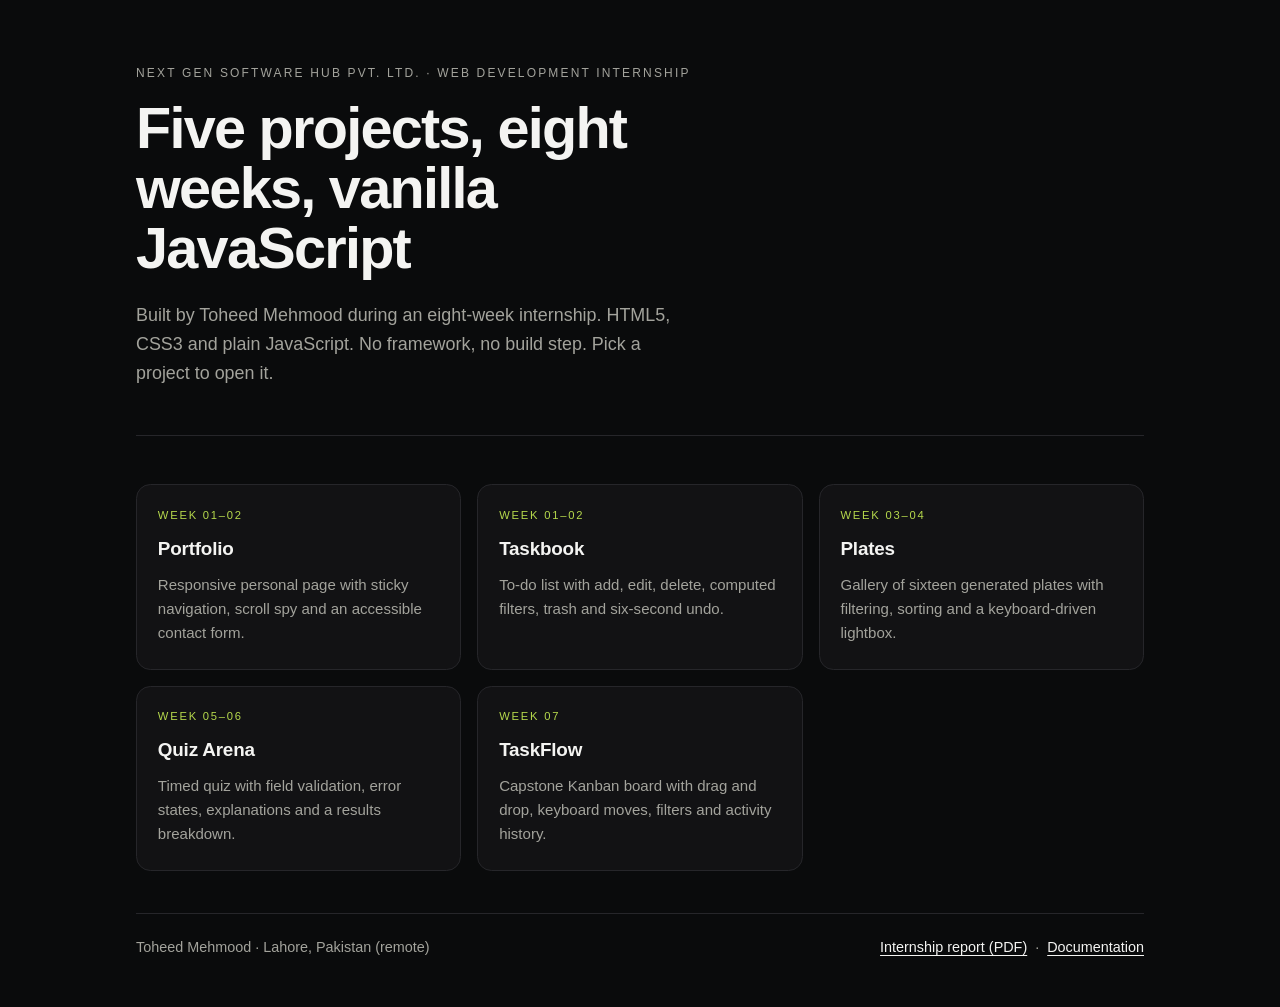
<file: index.html>
<!doctype html>
<html lang="en">
<head>
  <meta charset="utf-8">
  <meta name="viewport" content="width=device-width, initial-scale=1">
  <title>NextGen Software Hub — Web Development Internship — Toheed Mehmood</title>
  <meta name="description" content="Five web development projects built during an eight-week internship at Next Gen Software Hub: portfolio, task manager, gallery, quiz and Kanban board.">
  <meta name="theme-color" content="#0a0b0c">
  <style>
    :root {
      --ink: #f4f4f2;
      --muted: #a3a39c;
      --line: #26262a;
      --surface: #121214;
      --accent: #b6d94c;
      --bg: #0a0b0c;
    }
    * { box-sizing: border-box; }
    html { -webkit-text-size-adjust: 100%; }
    body {
      margin: 0;
      min-height: 100vh;
      background: var(--bg);
      color: var(--ink);
      font-family: "Segoe UI", "Helvetica Neue", Arial, sans-serif;
      line-height: 1.6;
    }
    a { color: inherit; }
    a:focus-visible, .card:focus-visible {
      outline: 3px solid var(--accent);
      outline-offset: 3px;
    }
    .wrap {
      max-width: 68rem;
      margin: 0 auto;
      padding: clamp(2rem, 5vw, 4.5rem) clamp(1.1rem, 4vw, 2.5rem) 3rem;
    }
    .eyebrow {
      margin: 0 0 1rem;
      font-size: 0.75rem;
      letter-spacing: 0.18em;
      text-transform: uppercase;
      color: var(--muted);
    }
    h1 {
      margin: 0;
      font-size: clamp(2rem, 5.5vw, 3.6rem);
      line-height: 1.04;
      letter-spacing: -0.03em;
      max-width: 20ch;
    }
    .lede {
      margin: 1.4rem 0 0;
      max-width: 56ch;
      color: var(--muted);
      font-size: clamp(1rem, 1.6vw, 1.12rem);
    }
    .rule {
      height: 1px;
      border: 0;
      background: var(--line);
      margin: clamp(2rem, 4vw, 3rem) 0;
    }
    .grid {
      display: grid;
      grid-template-columns: repeat(auto-fit, minmax(min(100%, 17rem), 1fr));
      gap: 1rem;
      padding: 0;
      margin: 0;
      list-style: none;
    }
    .card {
      display: flex;
      flex-direction: column;
      gap: 0.55rem;
      height: 100%;
      padding: 1.35rem 1.3rem 1.5rem;
      border: 1px solid var(--line);
      border-radius: 0.9rem;
      background: var(--surface);
      text-decoration: none;
      transition: transform 180ms ease, border-color 180ms ease, background 180ms ease;
    }
    .card:hover {
      transform: translateY(-3px);
      border-color: var(--accent);
      background: #17171a;
    }
    .card__week {
      font-size: 0.7rem;
      letter-spacing: 0.16em;
      text-transform: uppercase;
      color: var(--accent);
    }
    .card__title {
      margin: 0;
      font-size: 1.18rem;
      letter-spacing: -0.01em;
    }
    .card__text {
      margin: 0;
      font-size: 0.94rem;
      color: var(--muted);
    }
    .foot {
      display: flex;
      flex-wrap: wrap;
      gap: 0.85rem 1.6rem;
      align-items: center;
      justify-content: space-between;
      margin-top: 2.6rem;
      padding-top: 1.4rem;
      border-top: 1px solid var(--line);
      font-size: 0.9rem;
      color: var(--muted);
    }
    .foot a { color: var(--ink); text-underline-offset: 0.2em; }
    @media (prefers-reduced-motion: reduce) {
      .card { transition: none; }
      .card:hover { transform: none; }
    }
  </style>
</head>
<body>
  <main class="wrap">
    <p class="eyebrow">Next Gen Software Hub Pvt. Ltd. · Web Development Internship</p>
    <h1>Five projects, eight weeks, vanilla JavaScript</h1>
    <p class="lede">
      Built by Toheed Mehmood during an eight-week internship. HTML5, CSS3 and plain
      JavaScript. No framework, no build step. Pick a project to open it.
    </p>

    <hr class="rule">

    <ul class="grid">
      <li>
        <a class="card" href="Task-1-Portfolio/">
          <span class="card__week">Week 01–02</span>
          <h2 class="card__title">Portfolio</h2>
          <p class="card__text">Responsive personal page with sticky navigation, scroll spy and an accessible contact form.</p>
        </a>
      </li>
      <li>
        <a class="card" href="Task-2-Taskbook/">
          <span class="card__week">Week 01–02</span>
          <h2 class="card__title">Taskbook</h2>
          <p class="card__text">To-do list with add, edit, delete, computed filters, trash and six-second undo.</p>
        </a>
      </li>
      <li>
        <a class="card" href="Task-3-Plates/">
          <span class="card__week">Week 03–04</span>
          <h2 class="card__title">Plates</h2>
          <p class="card__text">Gallery of sixteen generated plates with filtering, sorting and a keyboard-driven lightbox.</p>
        </a>
      </li>
      <li>
        <a class="card" href="Task-4-Quiz/">
          <span class="card__week">Week 05–06</span>
          <h2 class="card__title">Quiz Arena</h2>
          <p class="card__text">Timed quiz with field validation, error states, explanations and a results breakdown.</p>
        </a>
      </li>
      <li>
        <a class="card" href="Task-5-TaskFlow/">
          <span class="card__week">Week 07</span>
          <h2 class="card__title">TaskFlow</h2>
          <p class="card__text">Capstone Kanban board with drag and drop, keyboard moves, filters and activity history.</p>
        </a>
      </li>
    </ul>

    <footer class="foot">
      <span>Toheed Mehmood · Lahore, Pakistan (remote)</span>
      <span>
        <a href="Full-Internship-Report.pdf">Internship report (PDF)</a>
        &nbsp;·&nbsp;
        <a href="Task-6-Final-Presentation/">Documentation</a>
      </span>
    </footer>
  </main>
</body>
</html>
</file>
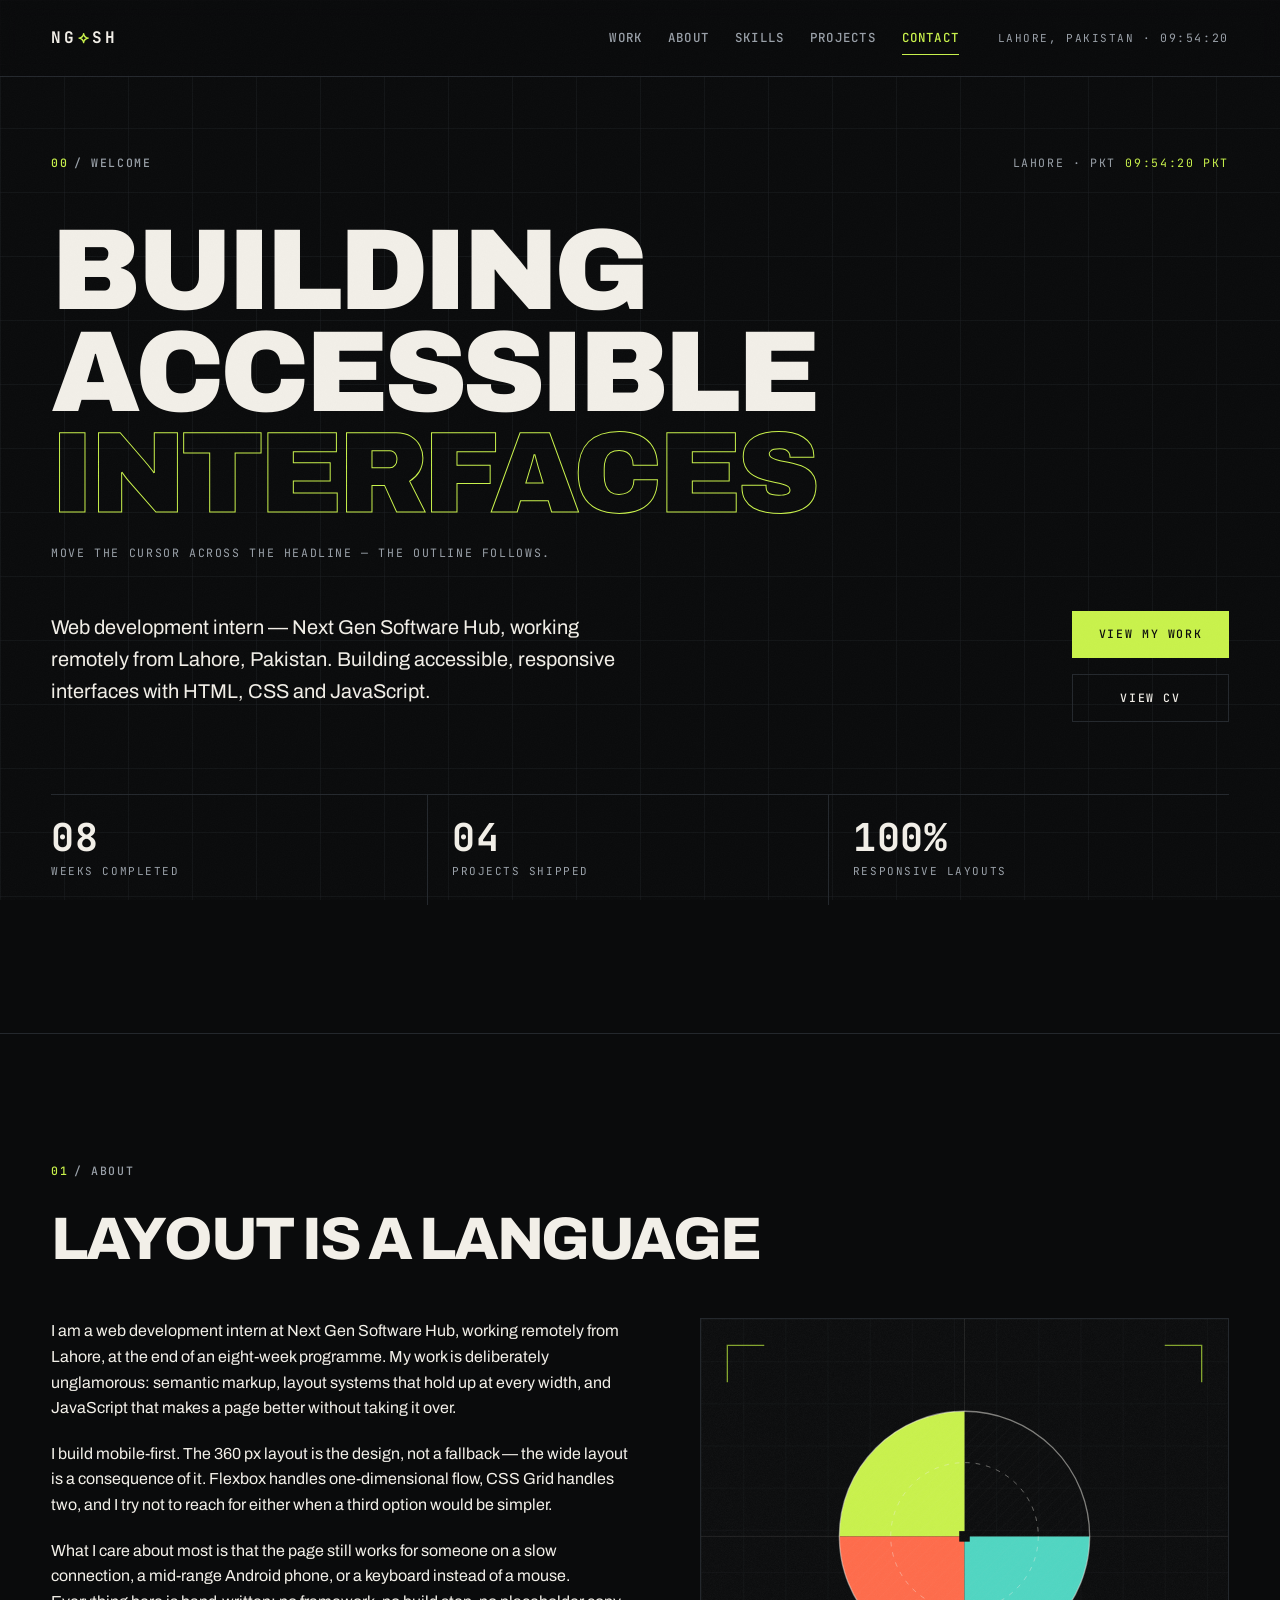
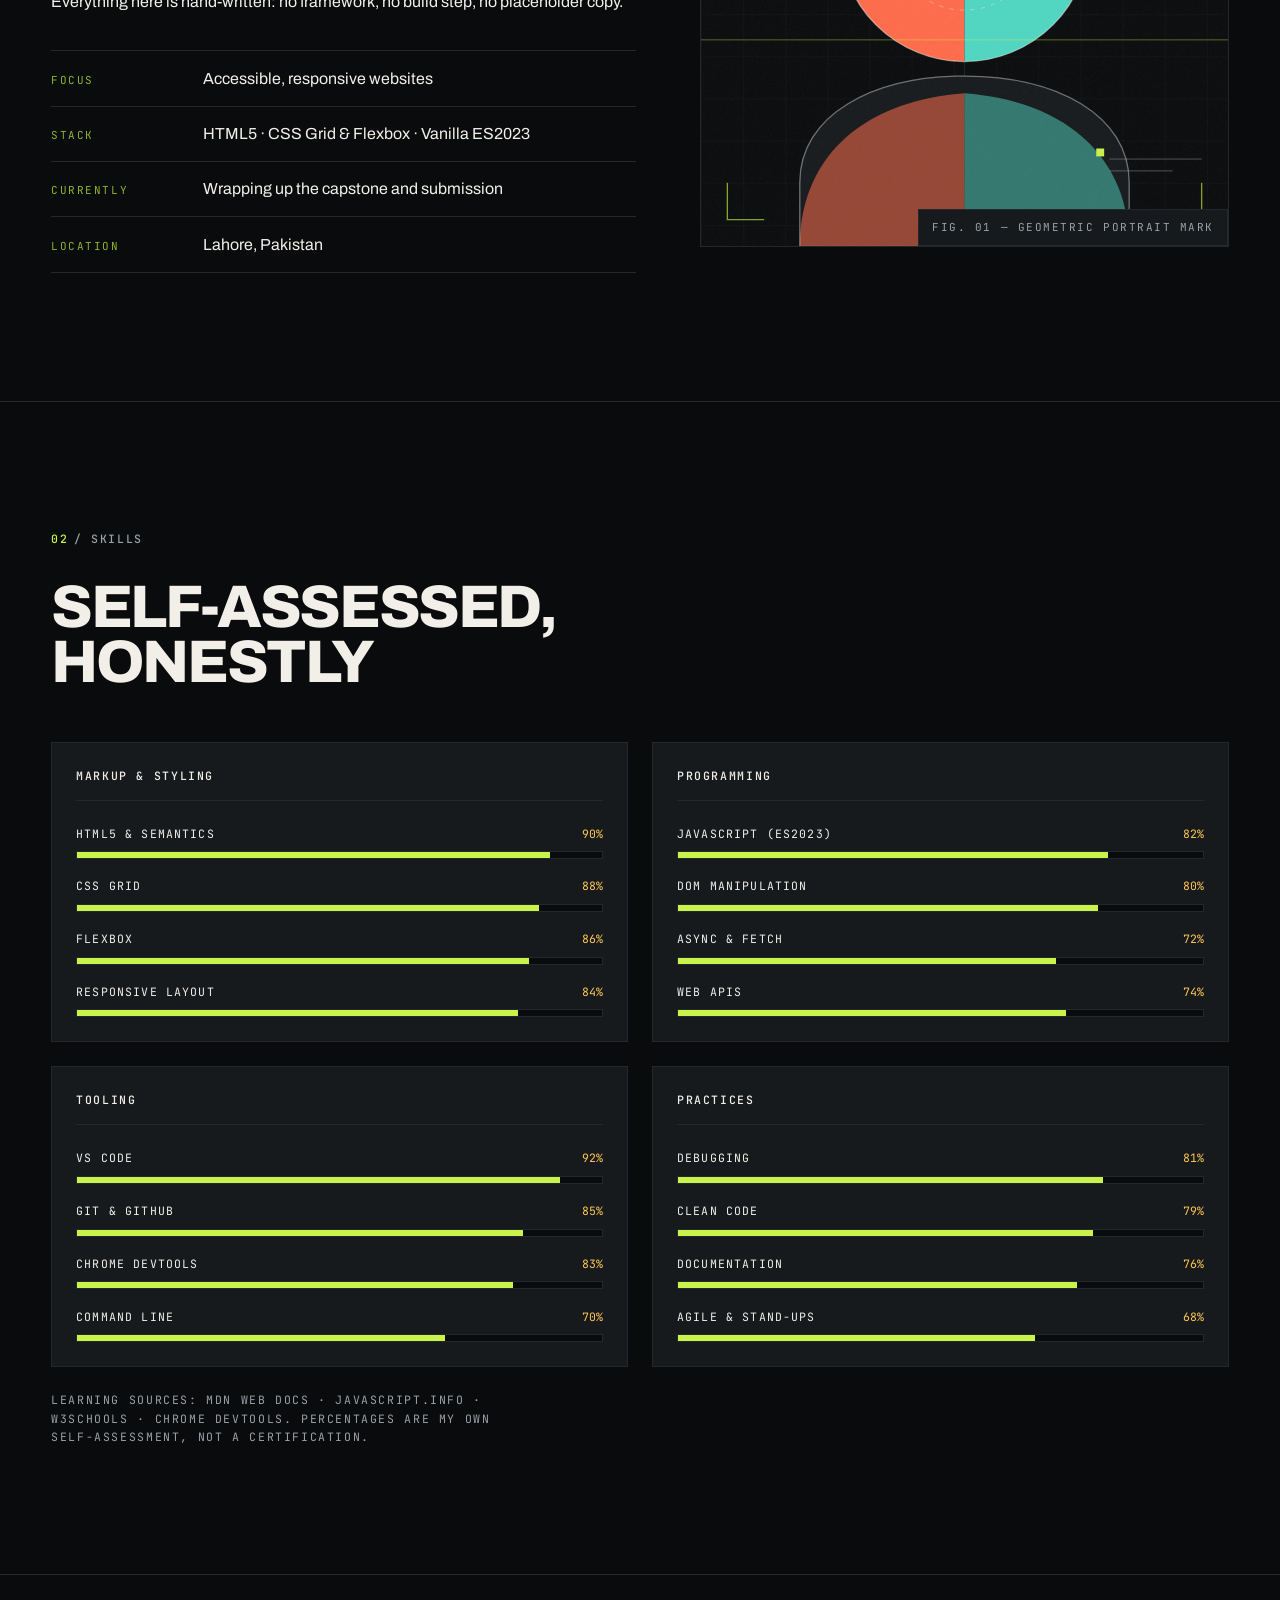
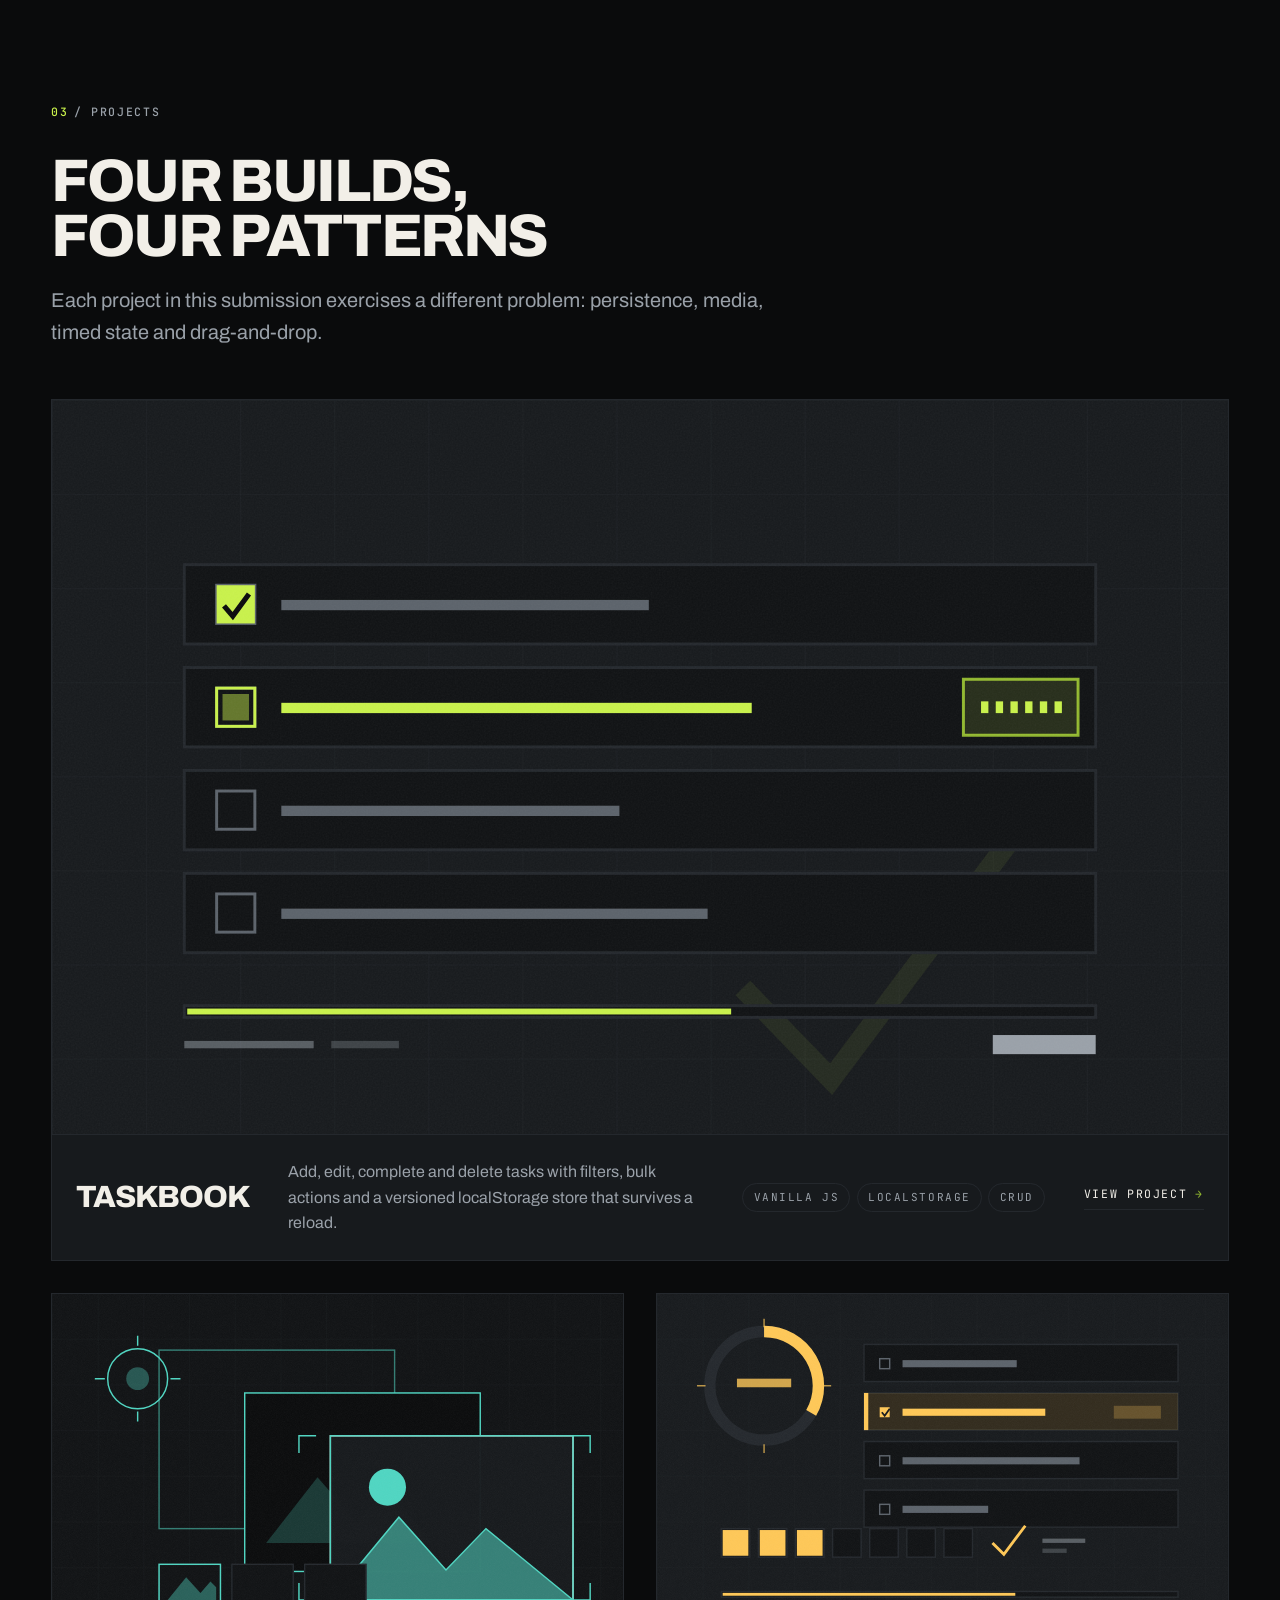
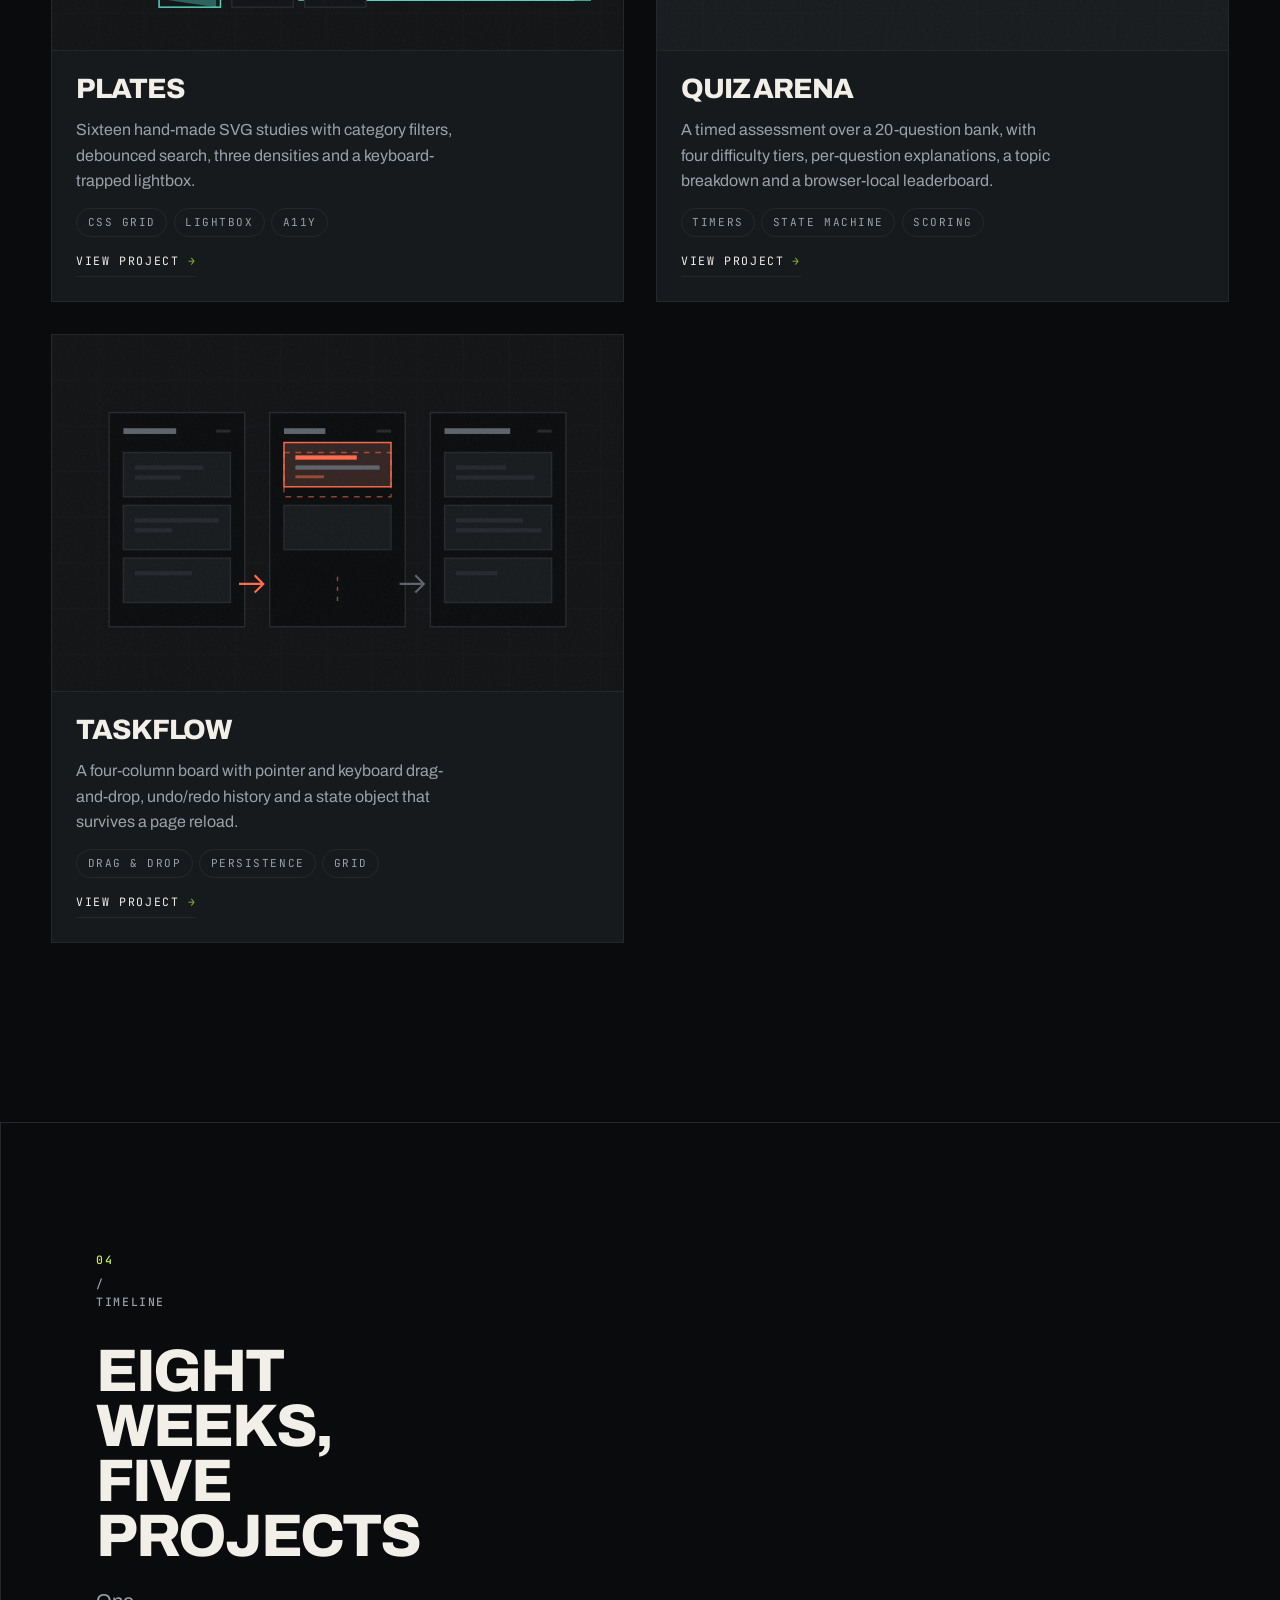
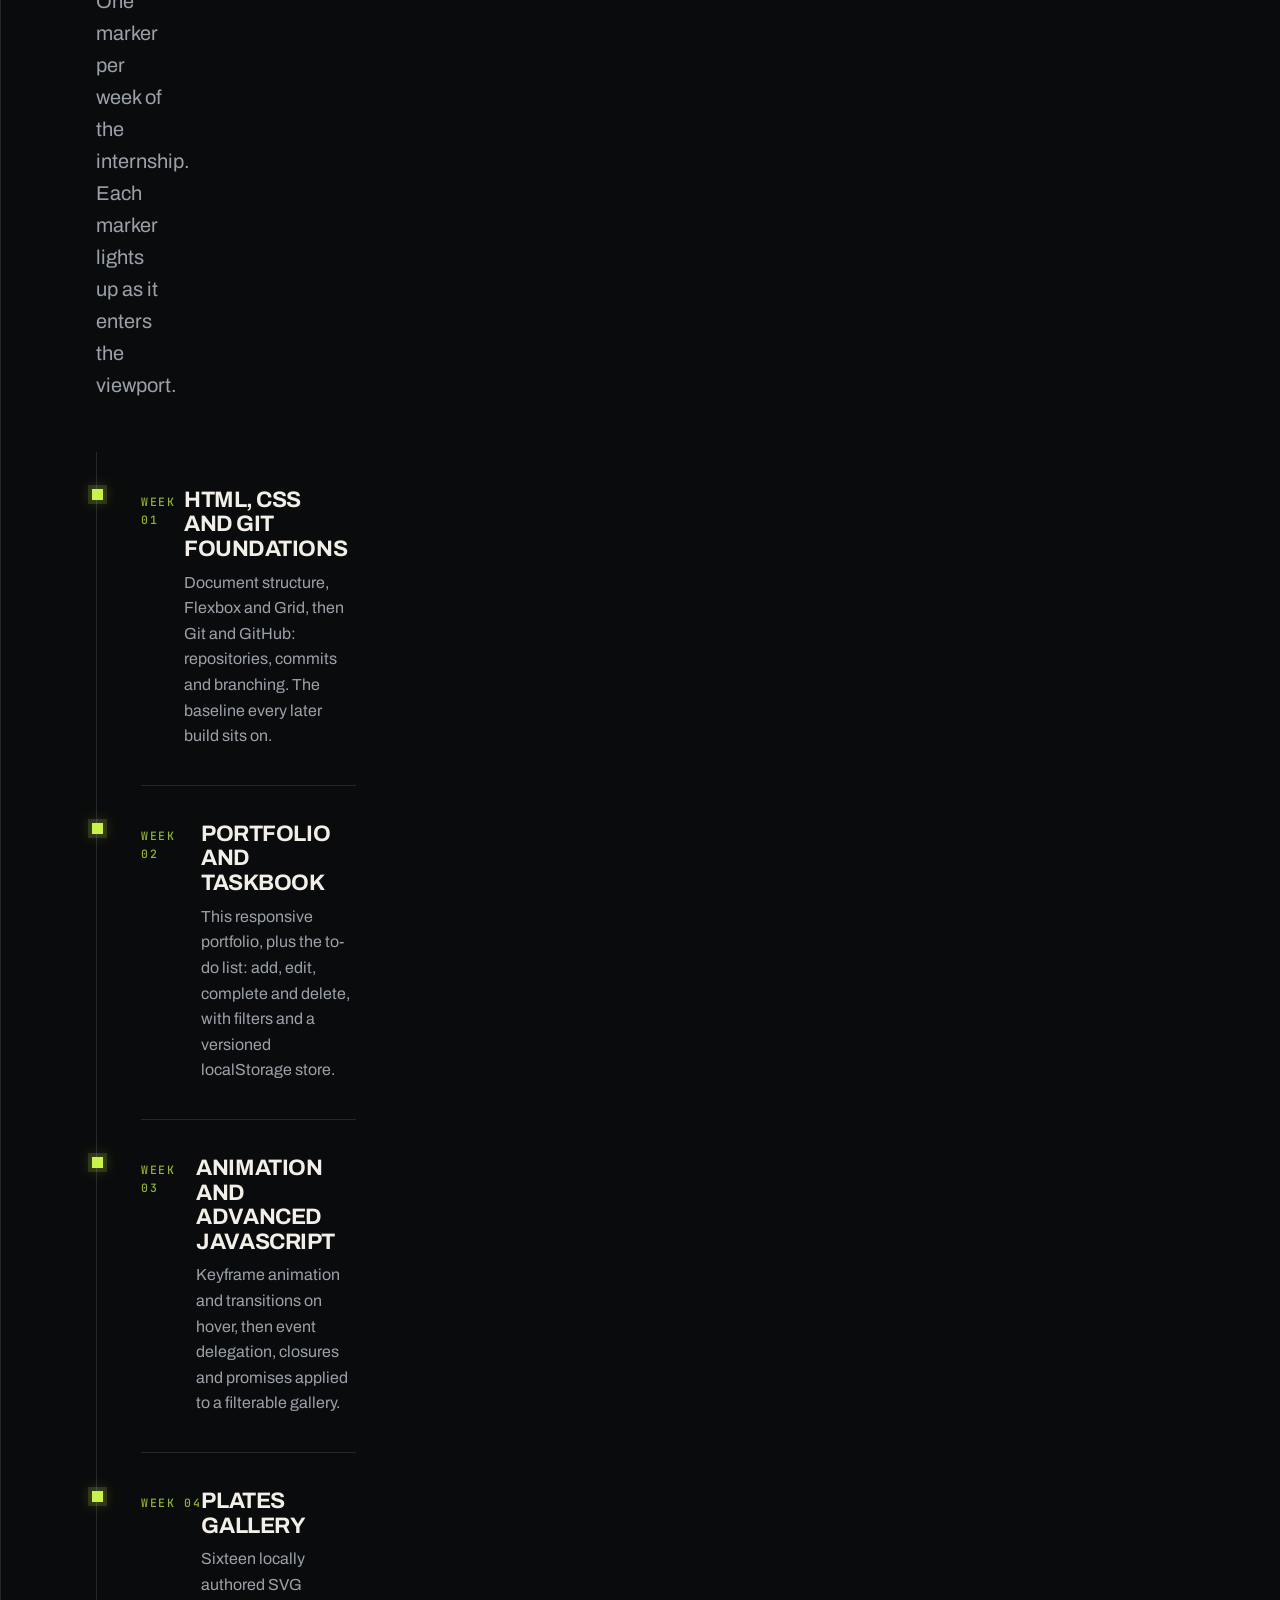
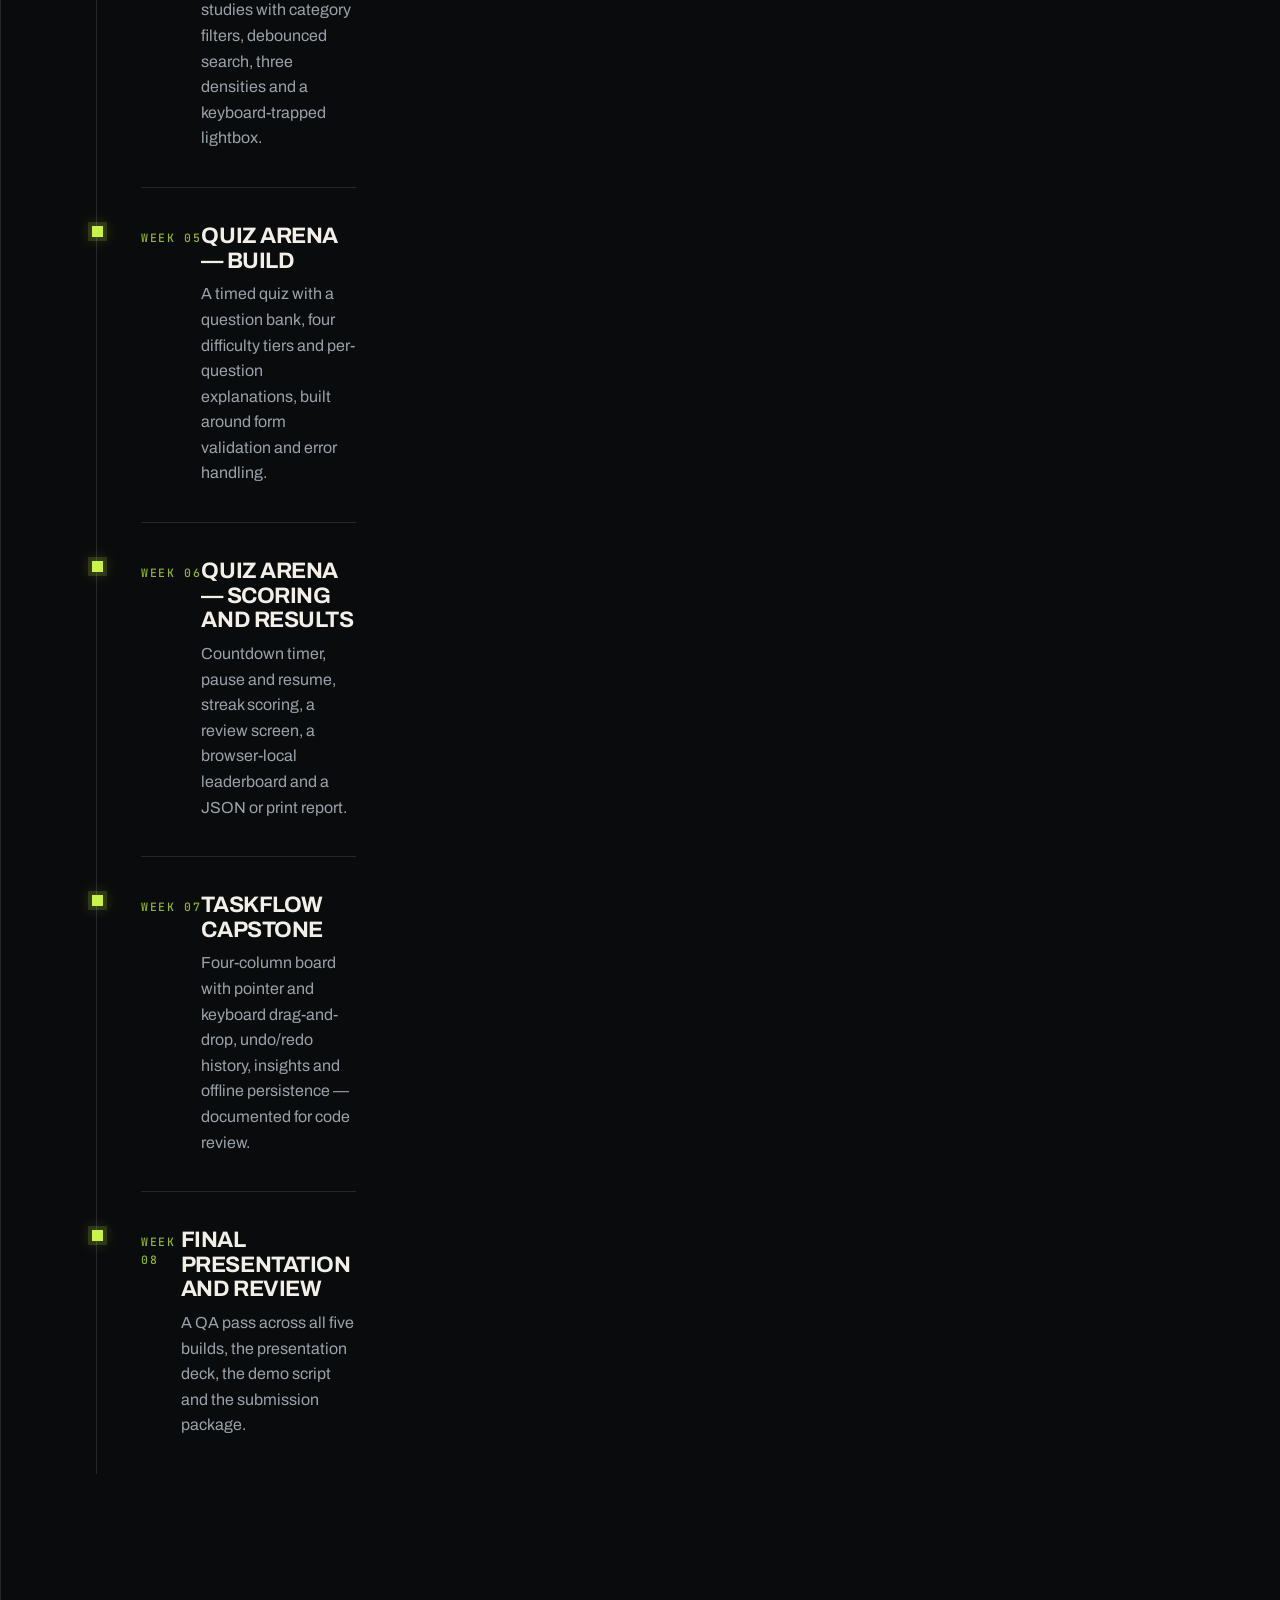
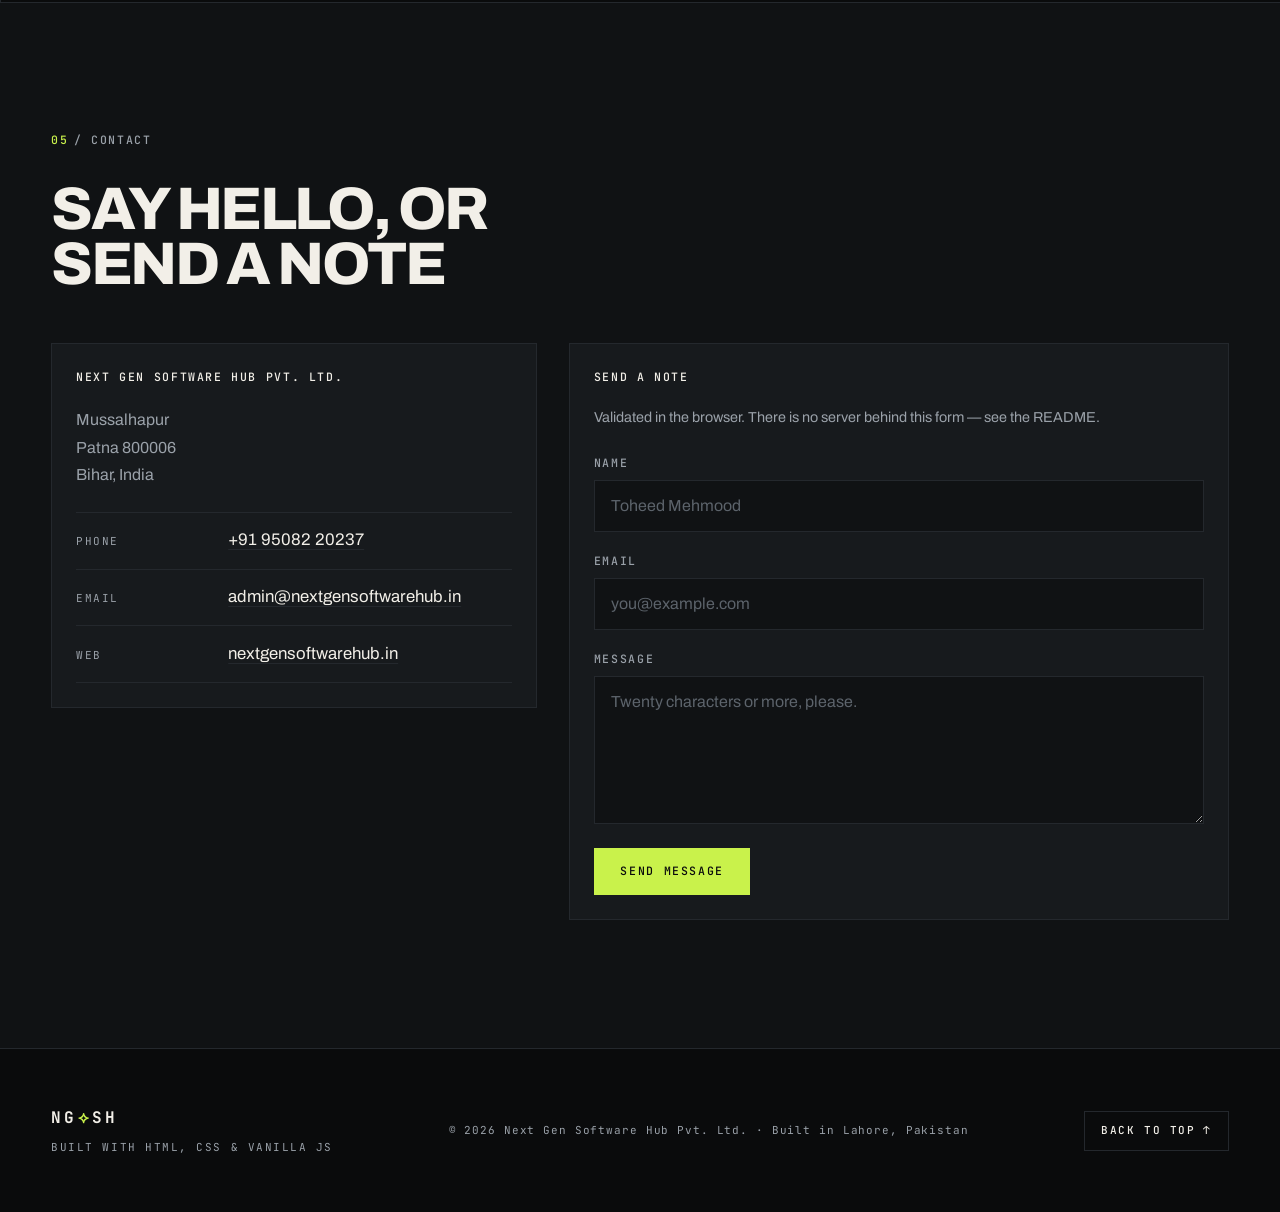
<file: Task-1-Portfolio/index.html>
<!doctype html>
<html lang="en">
<head>
  <meta charset="utf-8">
  <meta name="viewport" content="width=device-width, initial-scale=1">
  <title>Toheed Mehmood — Web Development Intern · NG⟡SH</title>
  <meta name="description" content="Portfolio of Toheed Mehmood, web development intern at Next Gen Software Hub, based in Lahore, Pakistan. Semantic HTML, mobile-first CSS layout systems and vanilla JavaScript.">
  <meta name="theme-color" content="#0A0B0C">
  <link rel="icon" href="assets/favicon.svg" type="image/svg+xml">
  <link rel="preconnect" href="https://fonts.googleapis.com">
  <link rel="preconnect" href="https://fonts.gstatic.com" crossorigin>
  <link href="https://fonts.googleapis.com/css2?family=Archivo:wght@400;500;600;700;800;900&amp;family=JetBrains+Mono:wght@400;500;700&amp;display=swap" rel="stylesheet">
  <link rel="stylesheet" href="css/style.css">
</head>
<body>
  <a class="skip-link" href="#main">Skip to content</a>

  <!-- ============ HEADER / PRIMARY NAVIGATION ============ -->
  <header class="site-header" id="top">
    <div class="container site-header__inner">
      <a class="wordmark" href="#top" aria-label="NG Software Hub, back to top">NG<span class="wordmark__mark" aria-hidden="true">⟡</span>SH</a>

      <button class="nav-toggle" id="nav-toggle" type="button" aria-expanded="false" aria-controls="site-nav">
        <span class="nav-toggle__box" aria-hidden="true">
          <span class="nav-toggle__bar"></span>
          <span class="nav-toggle__bar"></span>
          <span class="nav-toggle__bar"></span>
        </span>
        <span class="nav-toggle__text" data-label-open="Menu" data-label-close="Close">Menu</span>
      </button>

      <nav class="site-nav" id="site-nav" aria-label="Primary">
        <ul class="site-nav__list">
          <li><a class="site-nav__link" href="#work">Work</a></li>
          <li><a class="site-nav__link" href="#about">About</a></li>
          <li><a class="site-nav__link" href="#skills">Skills</a></li>
          <li><a class="site-nav__link" href="#projects">Projects</a></li>
          <li><a class="site-nav__link" href="#contact">Contact</a></li>
        </ul>
        <p class="site-nav__meta">Lahore, Pakistan · <span class="clock" id="nav-clock" aria-hidden="true">--:--:--</span></p>
      </nav>
    </div>
  </header>

  <main id="main">

    <!-- ============ 00 / HERO ============ -->
    <section class="section hero" aria-labelledby="hero-title">
      <div class="container">
        <div class="hero__top">
          <p class="eyebrow"><span>00</span> / Welcome</p>
          <p class="hero__clock">
            <span class="hero__clock-label">Lahore · PKT</span>
            <time class="clock" id="clock" datetime="1970-01-01T00:00:00+05:00">--:--:-- PKT</time>
          </p>
        </div>

        <h1 class="hero__title" id="hero-title">
          <span class="hero__line"><span class="hero__word" data-word>Building</span></span>
          <span class="hero__line"><span class="hero__word" data-word>Accessible</span></span>
          <span class="hero__line"><span class="hero__word is-outlined" data-word>Interfaces</span></span>
        </h1>
        <p class="hero__hint">Move the cursor across the headline — the outline follows.</p>

        <div class="hero__body">
          <p class="hero__lead">Web development intern — Next Gen Software Hub, working remotely from Lahore, Pakistan. Building accessible, responsive interfaces with HTML, CSS and JavaScript.</p>
          <div class="hero__actions">
            <a class="btn btn--primary" href="#work">View my work</a>
            <a class="btn btn--ghost" href="assets/cvv.html" target="_blank" rel="noopener">View CV</a>
          </div>
        </div>

        <ul class="stat-strip">
          <li class="stat">
            <span class="stat__value">08</span>
            <span class="stat__label">Weeks completed</span>
          </li>
          <li class="stat">
            <span class="stat__value">04</span>
            <span class="stat__label">Projects shipped</span>
          </li>
          <li class="stat">
            <span class="stat__value">100%</span>
            <span class="stat__label">Responsive layouts</span>
          </li>
        </ul>
      </div>
    </section>

    <!-- ============ 01 / ABOUT ============ -->
    <section class="section" id="about" aria-labelledby="about-title">
      <div class="container">
        <p class="eyebrow"><span>01</span> / About</p>
        <h2 class="section__title" id="about-title">Layout is a language</h2>

        <!-- Flexbox: 7 / 5 asymmetric split -->
        <div class="about__split">
          <div class="about__text" data-reveal>
            <p>I am a web development intern at Next Gen Software Hub, working remotely from Lahore, at the end of an eight-week programme. My work is deliberately unglamorous: semantic markup, layout systems that hold up at every width, and JavaScript that makes a page better without taking it over.</p>
            <p>I build mobile-first. The 360&nbsp;px layout is the design, not a fallback — the wide layout is a consequence of it. Flexbox handles one-dimensional flow, CSS Grid handles two, and I try not to reach for either when a third option would be simpler.</p>
            <p>What I care about most is that the page still works for someone on a slow connection, a mid-range Android phone, or a keyboard instead of a mouse. Everything here is hand-written: no framework, no build step, no placeholder copy.</p>

            <dl class="spec-list">
              <div class="spec-list__row">
                <dt class="spec-list__key">Focus</dt>
                <dd class="spec-list__value">Accessible, responsive websites</dd>
              </div>
              <div class="spec-list__row">
                <dt class="spec-list__key">Stack</dt>
                <dd class="spec-list__value">HTML5 · CSS Grid &amp; Flexbox · Vanilla ES2023</dd>
              </div>
              <div class="spec-list__row">
                <dt class="spec-list__key">Currently</dt>
                <dd class="spec-list__value">Wrapping up the capstone and submission</dd>
              </div>
              <div class="spec-list__row">
                <dt class="spec-list__key">Location</dt>
                <dd class="spec-list__value">Lahore, Pakistan</dd>
              </div>
            </dl>
          </div>

          <figure class="about__figure" data-reveal>
            <div class="about__frame">
              <img class="about__avatar" src="assets/avatar.svg" width="800" height="800" alt="Abstract geometric portrait mark: layered lime, clay and cyan facets arranged as a head and shoulders on an ink grid.">
            </div>
            <figcaption class="caption-plate">Fig. 01 — Geometric portrait mark</figcaption>
          </figure>
        </div>
      </div>
    </section>

    <!-- ============ 02 / SKILLS ============ -->
    <section class="section skills" id="skills" aria-labelledby="skills-title">
      <div class="container">
        <p class="eyebrow"><span>02</span> / Skills</p>
        <h2 class="section__title" id="skills-title">Self-assessed, honestly</h2>

        <!-- CSS Grid: four skill panels -->
        <div class="skills__grid">
          <article class="panel">
            <h3 class="panel__title">Markup &amp; Styling</h3>
            <ul class="skill-list">
              <li class="skill">
                <p class="skill__head"><span class="skill__name">HTML5 &amp; semantics</span><span class="skill__value">90%</span></p>
                <div class="skill__track" aria-hidden="true"><span class="skill__bar" data-level="90"></span></div>
              </li>
              <li class="skill">
                <p class="skill__head"><span class="skill__name">CSS Grid</span><span class="skill__value">88%</span></p>
                <div class="skill__track" aria-hidden="true"><span class="skill__bar" data-level="88"></span></div>
              </li>
              <li class="skill">
                <p class="skill__head"><span class="skill__name">Flexbox</span><span class="skill__value">86%</span></p>
                <div class="skill__track" aria-hidden="true"><span class="skill__bar" data-level="86"></span></div>
              </li>
              <li class="skill">
                <p class="skill__head"><span class="skill__name">Responsive layout</span><span class="skill__value">84%</span></p>
                <div class="skill__track" aria-hidden="true"><span class="skill__bar" data-level="84"></span></div>
              </li>
            </ul>
          </article>

          <article class="panel">
            <h3 class="panel__title">Programming</h3>
            <ul class="skill-list">
              <li class="skill">
                <p class="skill__head"><span class="skill__name">JavaScript (ES2023)</span><span class="skill__value">82%</span></p>
                <div class="skill__track" aria-hidden="true"><span class="skill__bar" data-level="82"></span></div>
              </li>
              <li class="skill">
                <p class="skill__head"><span class="skill__name">DOM manipulation</span><span class="skill__value">80%</span></p>
                <div class="skill__track" aria-hidden="true"><span class="skill__bar" data-level="80"></span></div>
              </li>
              <li class="skill">
                <p class="skill__head"><span class="skill__name">Async &amp; fetch</span><span class="skill__value">72%</span></p>
                <div class="skill__track" aria-hidden="true"><span class="skill__bar" data-level="72"></span></div>
              </li>
              <li class="skill">
                <p class="skill__head"><span class="skill__name">Web APIs</span><span class="skill__value">74%</span></p>
                <div class="skill__track" aria-hidden="true"><span class="skill__bar" data-level="74"></span></div>
              </li>
            </ul>
          </article>

          <article class="panel">
            <h3 class="panel__title">Tooling</h3>
            <ul class="skill-list">
              <li class="skill">
                <p class="skill__head"><span class="skill__name">VS Code</span><span class="skill__value">92%</span></p>
                <div class="skill__track" aria-hidden="true"><span class="skill__bar" data-level="92"></span></div>
              </li>
              <li class="skill">
                <p class="skill__head"><span class="skill__name">Git &amp; GitHub</span><span class="skill__value">85%</span></p>
                <div class="skill__track" aria-hidden="true"><span class="skill__bar" data-level="85"></span></div>
              </li>
              <li class="skill">
                <p class="skill__head"><span class="skill__name">Chrome DevTools</span><span class="skill__value">83%</span></p>
                <div class="skill__track" aria-hidden="true"><span class="skill__bar" data-level="83"></span></div>
              </li>
              <li class="skill">
                <p class="skill__head"><span class="skill__name">Command line</span><span class="skill__value">70%</span></p>
                <div class="skill__track" aria-hidden="true"><span class="skill__bar" data-level="70"></span></div>
              </li>
            </ul>
          </article>

          <article class="panel">
            <h3 class="panel__title">Practices</h3>
            <ul class="skill-list">
              <li class="skill">
                <p class="skill__head"><span class="skill__name">Debugging</span><span class="skill__value">81%</span></p>
                <div class="skill__track" aria-hidden="true"><span class="skill__bar" data-level="81"></span></div>
              </li>
              <li class="skill">
                <p class="skill__head"><span class="skill__name">Clean code</span><span class="skill__value">79%</span></p>
                <div class="skill__track" aria-hidden="true"><span class="skill__bar" data-level="79"></span></div>
              </li>
              <li class="skill">
                <p class="skill__head"><span class="skill__name">Documentation</span><span class="skill__value">76%</span></p>
                <div class="skill__track" aria-hidden="true"><span class="skill__bar" data-level="76"></span></div>
              </li>
              <li class="skill">
                <p class="skill__head"><span class="skill__name">Agile &amp; stand-ups</span><span class="skill__value">68%</span></p>
                <div class="skill__track" aria-hidden="true"><span class="skill__bar" data-level="68"></span></div>
              </li>
            </ul>
          </article>
        </div>

        <p class="skills__footnote">Learning sources: MDN Web Docs · javascript.info · W3Schools · Chrome DevTools. Percentages are my own self-assessment, not a certification.</p>
      </div>
    </section>

    <!-- ============ 03 / PROJECTS ============ -->
    <section class="section" id="projects" aria-labelledby="projects-title">
      <div class="container">
        <p class="eyebrow"><span>03</span> / Projects</p>
        <h2 class="section__title" id="projects-title">Four builds, four patterns</h2>
        <p class="section__lead">Each project in this submission exercises a different problem: persistence, media, timed state and drag-and-drop.</p>

        <!-- CSS Grid: two-column project grid, collapses to one column -->
        <ul class="project-grid">
          <li class="project-card" data-reveal>
            <article class="project-card__inner">
              <div class="project-card__cover">
                <img class="project-card__img" src="assets/project-todo.svg" width="800" height="500" loading="lazy" alt="Cover art for Taskbook: four stacked task rows, the first checked with a lime tick and the second in progress.">
              </div>
              <div class="project-card__body">
                <h3 class="project-card__title">Taskbook</h3>
                <p class="project-card__desc">Add, edit, complete and delete tasks with filters, bulk actions and a versioned localStorage store that survives a reload.</p>
                <ul class="chips">
                  <li class="chip">Vanilla JS</li>
                  <li class="chip">localStorage</li>
                  <li class="chip">CRUD</li>
                </ul>
                <a class="link-ghost" href="../Task-2-Taskbook/index.html">View project <span class="link-ghost__arrow" aria-hidden="true">&rarr;</span></a>
              </div>
            </article>
          </li>

          <li class="project-card" data-reveal>
            <article class="project-card__inner">
              <div class="project-card__cover">
                <img class="project-card__img" src="assets/project-gallery.svg" width="800" height="500" loading="lazy" alt="Cover art for Plates: three overlapping frames with corner crop marks in cyan.">
              </div>
              <div class="project-card__body">
                <h3 class="project-card__title">Plates</h3>
                <p class="project-card__desc">Sixteen hand-made SVG studies with category filters, debounced search, three densities and a keyboard-trapped lightbox.</p>
                <ul class="chips">
                  <li class="chip">CSS Grid</li>
                  <li class="chip">Lightbox</li>
                  <li class="chip">a11y</li>
                </ul>
                <a class="link-ghost" href="../Task-3-Plates/index.html">View project <span class="link-ghost__arrow" aria-hidden="true">&rarr;</span></a>
              </div>
            </article>
          </li>

          <li class="project-card" data-reveal>
            <article class="project-card__inner">
              <div class="project-card__cover">
                <img class="project-card__img" src="assets/project-quiz.svg" width="800" height="500" loading="lazy" alt="Cover art for Quiz Arena: segmented answer bars and a gold progress arc.">
              </div>
              <div class="project-card__body">
                <h3 class="project-card__title">Quiz Arena</h3>
                <p class="project-card__desc">A timed assessment over a 20-question bank, with four difficulty tiers, per-question explanations, a topic breakdown and a browser-local leaderboard.</p>
                <ul class="chips">
                  <li class="chip">Timers</li>
                  <li class="chip">State machine</li>
                  <li class="chip">Scoring</li>
                </ul>
                <a class="link-ghost" href="../Task-4-Quiz/index.html">View project <span class="link-ghost__arrow" aria-hidden="true">&rarr;</span></a>
              </div>
            </article>
          </li>

          <li class="project-card" data-reveal>
            <article class="project-card__inner">
              <div class="project-card__cover">
                <img class="project-card__img" src="assets/project-kanban.svg" width="800" height="500" loading="lazy" alt="Cover art for TaskFlow: four columns of clay cards with one card lifted above a dashed drop line.">
              </div>
              <div class="project-card__body">
                <h3 class="project-card__title">TaskFlow</h3>
                <p class="project-card__desc">A four-column board with pointer and keyboard drag-and-drop, undo/redo history and a state object that survives a page reload.</p>
                <ul class="chips">
                  <li class="chip">Drag &amp; drop</li>
                  <li class="chip">Persistence</li>
                  <li class="chip">Grid</li>
                </ul>
                <a class="link-ghost" href="../Task-5-TaskFlow/index.html">View project <span class="link-ghost__arrow" aria-hidden="true">&rarr;</span></a>
              </div>
            </article>
          </li>
        </ul>
      </div>
    </section>

    <!-- ============ 04 / TIMELINE ============ -->
    <section class="section timeline" id="work" aria-labelledby="timeline-title">
      <div class="container">
        <p class="eyebrow"><span>04</span> / Timeline</p>
        <h2 class="section__title" id="timeline-title">Eight weeks, five projects</h2>
        <p class="section__lead">One marker per week of the internship. Each marker lights up as it enters the viewport.</p>

        <!-- CSS Grid: timeline rail + marker column -->
        <ol class="timeline">
          <li class="timeline__item" data-reveal>
            <p class="timeline__week">Week 01</p>
            <h3 class="timeline__title">HTML, CSS and Git foundations</h3>
            <p class="timeline__body">Document structure, Flexbox and Grid, then Git and GitHub: repositories, commits and branching. The baseline every later build sits on.</p>
          </li>
          <li class="timeline__item" data-reveal>
            <p class="timeline__week">Week 02</p>
            <h3 class="timeline__title">Portfolio and Taskbook</h3>
            <p class="timeline__body">This responsive portfolio, plus the to-do list: add, edit, complete and delete, with filters and a versioned localStorage store.</p>
          </li>
          <li class="timeline__item" data-reveal>
            <p class="timeline__week">Week 03</p>
            <h3 class="timeline__title">Animation and advanced JavaScript</h3>
            <p class="timeline__body">Keyframe animation and transitions on hover, then event delegation, closures and promises applied to a filterable gallery.</p>
          </li>
          <li class="timeline__item" data-reveal>
            <p class="timeline__week">Week 04</p>
            <h3 class="timeline__title">Plates gallery</h3>
            <p class="timeline__body">Sixteen locally authored SVG studies with category filters, debounced search, three densities and a keyboard-trapped lightbox.</p>
          </li>
          <li class="timeline__item" data-reveal>
            <p class="timeline__week">Week 05</p>
            <h3 class="timeline__title">Quiz Arena — build</h3>
            <p class="timeline__body">A timed quiz with a question bank, four difficulty tiers and per-question explanations, built around form validation and error handling.</p>
          </li>
          <li class="timeline__item" data-reveal>
            <p class="timeline__week">Week 06</p>
            <h3 class="timeline__title">Quiz Arena — scoring and results</h3>
            <p class="timeline__body">Countdown timer, pause and resume, streak scoring, a review screen, a browser-local leaderboard and a JSON or print report.</p>
          </li>
          <li class="timeline__item" data-reveal>
            <p class="timeline__week">Week 07</p>
            <h3 class="timeline__title">TaskFlow capstone</h3>
            <p class="timeline__body">Four-column board with pointer and keyboard drag-and-drop, undo/redo history, insights and offline persistence — documented for code review.</p>
          </li>
          <li class="timeline__item" data-reveal>
            <p class="timeline__week">Week 08</p>
            <h3 class="timeline__title">Final presentation and review</h3>
            <p class="timeline__body">A QA pass across all five builds, the presentation deck, the demo script and the submission package.</p>
          </li>
        </ol>
      </div>
    </section>

    <!-- ============ 05 / CONTACT ============ -->
    <section class="section contact" id="contact" aria-labelledby="contact-title">
      <div class="container">
        <p class="eyebrow"><span>05</span> / Contact</p>
        <h2 class="section__title" id="contact-title">Say hello, or send a note</h2>

        <div class="contact__split">
          <div class="contact__details" data-reveal>
            <h3 class="contact__sub">Next Gen Software Hub Pvt. Ltd.</h3>
            <address class="contact__address">
              Mussalhapur<br>
              Patna 800006<br>
              Bihar, India
            </address>
            <ul class="contact__list">
              <li class="contact__row">
                <span class="contact__key">Phone</span>
                <a class="contact__value" href="tel:+919508220237">+91 95082 20237</a>
              </li>
              <li class="contact__row">
                <span class="contact__key">Email</span>
                <a class="contact__value" href="mailto:admin@nextgensoftwarehub.in">admin@nextgensoftwarehub.in</a>
              </li>
              <li class="contact__row">
                <span class="contact__key">Web</span>
                <a class="contact__value" href="https://nextgensoftwarehub.in">nextgensoftwarehub.in</a>
              </li>
            </ul>
          </div>

          <div class="contact__form-wrap" data-reveal>
            <h3 class="contact__sub">Send a note</h3>
            <p class="contact__hint">Validated in the browser. There is no server behind this form — see the README.</p>
            <form class="form" id="contact-form" novalidate>
              <div class="field">
                <label class="field__label" for="cf-name">Name</label>
                <input class="field__input" id="cf-name" name="name" type="text" autocomplete="name" required minlength="2" aria-describedby="cf-name-error" placeholder="Toheed Mehmood">
                <p class="field__error" id="cf-name-error" role="alert"></p>
              </div>

              <div class="field">
                <label class="field__label" for="cf-email">Email</label>
                <input class="field__input" id="cf-email" name="email" type="email" autocomplete="email" required aria-describedby="cf-email-error" placeholder="you@example.com">
                <p class="field__error" id="cf-email-error" role="alert"></p>
              </div>

              <div class="field">
                <label class="field__label" for="cf-message">Message</label>
                <textarea class="field__input field__input--area" id="cf-message" name="message" rows="5" required minlength="20" aria-describedby="cf-message-error" placeholder="Twenty characters or more, please."></textarea>
                <p class="field__error" id="cf-message-error" role="alert"></p>
              </div>

              <div class="form__foot">
                <button class="btn btn--primary" id="cf-submit" type="submit">Send message</button>
                <p class="form__status" id="cf-status" aria-live="polite"></p>
              </div>
            </form>
          </div>
        </div>
      </div>
    </section>
  </main>

  <!-- ============ FOOTER ============ -->
  <footer class="site-footer">
    <div class="container site-footer__inner">
      <div class="site-footer__brand">
        <p class="wordmark">NG<span class="wordmark__mark" aria-hidden="true">⟡</span>SH</p>
        <p class="site-footer__tag">Built with HTML, CSS &amp; vanilla JS</p>
      </div>
      <p class="site-footer__meta">&copy; <span id="year">2026</span> Next Gen Software Hub Pvt. Ltd. · Built in Lahore, Pakistan</p>
      <button class="btn btn--ghost btn--sm" type="button" data-scroll-top>Back to top <span aria-hidden="true">&uarr;</span></button>
    </div>
  </footer>

  <script src="js/main.js" defer></script>
</body>
</html>
</file>
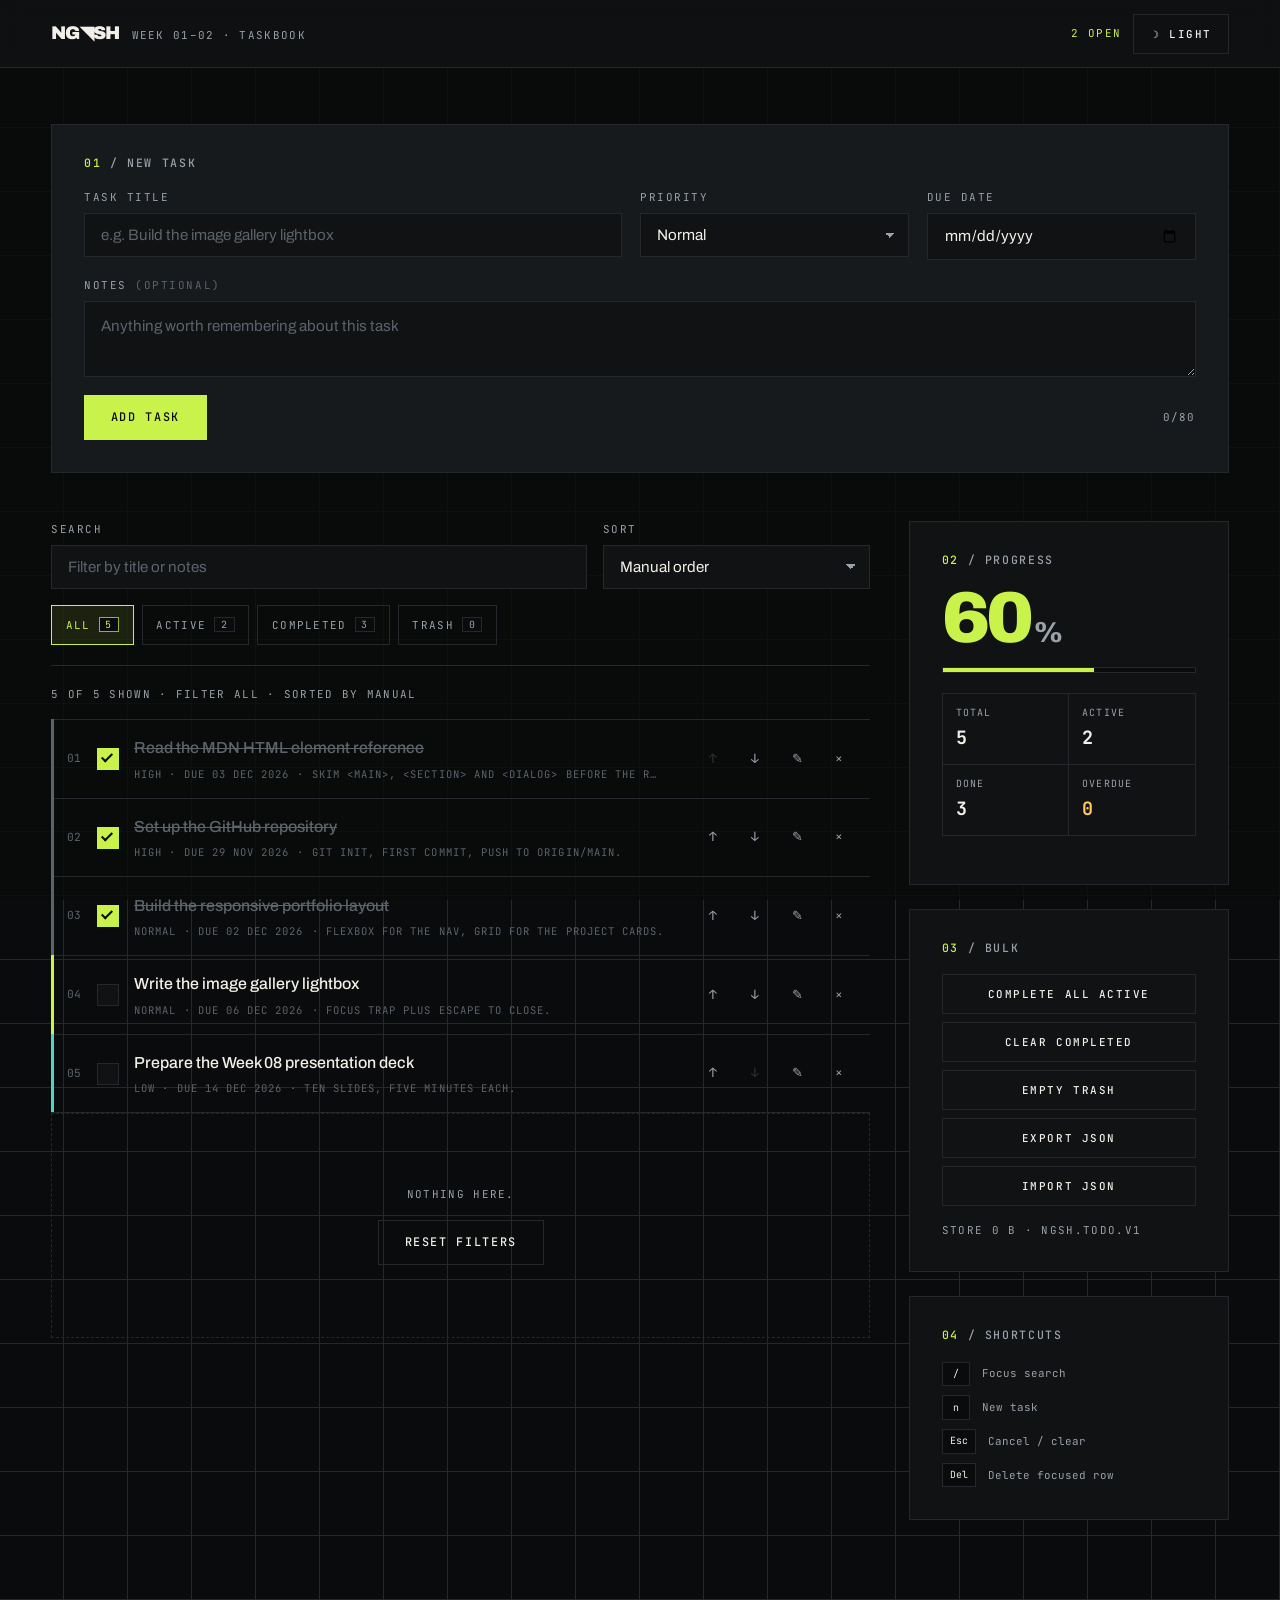
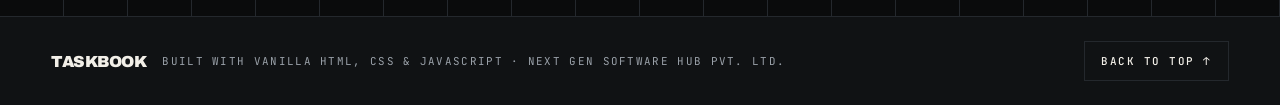
<file: Task-2-Taskbook/index.html>
<!DOCTYPE html>
<html lang="en" data-theme="dark">
<head>
<meta charset="UTF-8">
<meta name="viewport" content="width=device-width, initial-scale=1">
<title>Taskbook — Task Manager | NG Software Hub Week 01–02</title>
<meta name="description" content="Taskbook: a vanilla JavaScript task manager with add, update, delete, filtering, search, sorting, drag-and-drop reordering and offline persistence.">
<meta name="color-scheme" content="dark light">
<link rel="icon" href="assets/favicon.svg" type="image/svg+xml">
<link rel="preconnect" href="https://fonts.googleapis.com">
<link rel="preconnect" href="https://fonts.gstatic.com" crossorigin>
<link href="https://fonts.googleapis.com/css2?family=Archivo:wght@400;500;600;700;800;900&family=JetBrains+Mono:wght@400;500;700&display=swap" rel="stylesheet">
<link rel="stylesheet" href="css/style.css">
</head>
<body>

<a class="skip-link" href="#main">Skip to main content</a>

<header class="app-header">
  <div class="app-header__inner">
    <div class="brand">
      <span class="brand__mark">NG&#9701;SH</span>
      <span class="brand__meta">WEEK 01&ndash;02 &middot; TASKBOOK</span>
    </div>
    <div class="app-header__tools">
      <p class="readout" id="header-readout" aria-live="polite">0 OPEN</p>
      <button type="button" class="btn btn--ghost btn--sm" id="theme-toggle" aria-pressed="false">
        <span class="btn__icon" aria-hidden="true">&#9789;</span>
        <span id="theme-toggle-label">LIGHT</span>
      </button>
    </div>
  </div>
</header>

<main id="main">

  <h1 class="sr-only">Taskbook — a local-first task manager</h1>

  <!-- ============ COMPOSE ============ -->
  <section class="panel compose" aria-labelledby="compose-heading">
    <h2 class="eyebrow" id="compose-heading"><span>01</span> / New Task</h2>

    <form class="compose__form" id="task-form" novalidate>
      <div class="field field--grow">
        <label class="field__label" for="task-title">Task title</label>
        <input class="field__input" type="text" id="task-title" name="title"
               placeholder="e.g. Build the image gallery lightbox" autocomplete="off"
               aria-describedby="task-title-error" maxlength="120">
        <p class="field__error" id="task-title-error" role="alert"></p>
      </div>

      <div class="field">
        <label class="field__label" for="task-priority">Priority</label>
        <select class="field__input" id="task-priority" name="priority">
          <option value="low">Low</option>
          <option value="normal" selected>Normal</option>
          <option value="high">High</option>
        </select>
      </div>

      <div class="field">
        <label class="field__label" for="task-due">Due date</label>
        <input class="field__input" type="date" id="task-due" name="due" aria-describedby="task-due-error">
        <p class="field__error" id="task-due-error" role="alert"></p>
      </div>

      <div class="field field--full">
        <label class="field__label" for="task-notes">Notes <span class="field__optional">(optional)</span></label>
        <textarea class="field__input field__input--area" id="task-notes" name="notes" rows="2"
                  placeholder="Anything worth remembering about this task" maxlength="400"></textarea>
      </div>

      <div class="compose__actions">
        <button type="submit" class="btn btn--primary">Add Task</button>
        <p class="compose__counter" id="title-counter" aria-live="polite">0/80</p>
      </div>
    </form>
  </section>

  <!-- ============ BOARD LAYOUT ============ -->
  <div class="workspace">

    <div class="workspace__main">

      <div class="toolbar" aria-label="Filter and sort tasks">
        <div class="field field--search">
          <label class="field__label" for="task-search">Search</label>
          <div class="search">
            <input class="field__input" type="search" id="task-search" placeholder="Filter by title or notes" autocomplete="off">
            <button type="button" class="search__clear" id="search-clear" aria-label="Clear search" hidden>&times;</button>
          </div>
        </div>

        <div class="field">
          <label class="field__label" for="task-sort">Sort</label>
          <select class="field__input" id="task-sort">
            <option value="manual" selected>Manual order</option>
            <option value="due">Due date</option>
            <option value="priority">Priority</option>
            <option value="alpha">Title A&ndash;Z</option>
          </select>
        </div>

        <div class="tabs" role="tablist" aria-label="Task views">
          <button type="button" class="tab" role="tab" id="tab-all"      data-filter="all"       aria-selected="true">All <span class="tab__count" data-count="all">0</span></button>
          <button type="button" class="tab" role="tab" id="tab-active"   data-filter="active"    aria-selected="false">Active <span class="tab__count" data-count="active">0</span></button>
          <button type="button" class="tab" role="tab" id="tab-completed" data-filter="completed" aria-selected="false">Completed <span class="tab__count" data-count="completed">0</span></button>
          <button type="button" class="tab" role="tab" id="tab-trash"     data-filter="trash"     aria-selected="false">Trash <span class="tab__count" data-count="trash">0</span></button>
        </div>
      </div>

      <p class="list-summary" id="list-summary" aria-live="polite">No tasks yet.</p>

      <ul class="task-list" id="task-list" role="list"></ul>

      <div class="empty" id="empty-state" hidden>
        <p class="empty__msg" id="empty-msg">Nothing here.</p>
        <button type="button" class="btn btn--ghost" id="empty-reset">Reset filters</button>
      </div>
    </div>

    <!-- ============ STICKY RAIL ============ -->
    <aside class="rail" aria-label="Task statistics and actions">

      <section class="panel panel--inset" aria-labelledby="stats-heading">
        <h2 class="eyebrow" id="stats-heading"><span>02</span> / Progress</h2>
        <p class="stat-big" id="stat-percent">0<span class="stat-big__unit">%</span></p>
        <div class="progress" role="img" aria-label="Completion progress" id="progress-wrap">
          <div class="progress__fill" id="progress-fill"></div>
        </div>
        <dl class="stat-grid">
          <div class="stat"><dt>Total</dt><dd data-stat="total">0</dd></div>
          <div class="stat"><dt>Active</dt><dd data-stat="active">0</dd></div>
          <div class="stat"><dt>Done</dt><dd data-stat="completed">0</dd></div>
          <div class="stat stat--warn"><dt>Overdue</dt><dd data-stat="overdue">0</dd></div>
        </dl>
      </section>

      <section class="panel panel--inset" aria-labelledby="bulk-heading">
        <h2 class="eyebrow" id="bulk-heading"><span>03</span> / Bulk</h2>
        <div class="btn-stack">
          <button type="button" class="btn btn--ghost btn--sm" data-bulk="complete-all">Complete all active</button>
          <button type="button" class="btn btn--ghost btn--sm" data-bulk="clear-completed">Clear completed</button>
          <button type="button" class="btn btn--ghost btn--sm" data-bulk="empty-trash">Empty trash</button>
          <button type="button" class="btn btn--ghost btn--sm" data-bulk="export">Export JSON</button>
          <button type="button" class="btn btn--ghost btn--sm" data-bulk="import">Import JSON</button>
        </div>
        <input type="file" id="import-file" accept="application/json,.json" hidden>
        <p class="storage-line" id="storage-line">STORE 0 B</p>
      </section>

      <section class="panel panel--inset" aria-labelledby="keys-heading">
        <h2 class="eyebrow" id="keys-heading"><span>04</span> / Shortcuts</h2>
        <ul class="keys" role="list">
          <li><kbd>/</kbd><span>Focus search</span></li>
          <li><kbd>n</kbd><span>New task</span></li>
          <li><kbd>Esc</kbd><span>Cancel / clear</span></li>
          <li><kbd>Del</kbd><span>Delete focused row</span></li>
        </ul>
      </section>

    </aside>
  </div>
</main>

<footer class="app-footer">
  <div class="app-footer__inner">
    <span class="app-footer__mark">TASKBOOK</span>
    <span class="app-footer__meta">Built with vanilla HTML, CSS &amp; JavaScript &middot; Next Gen Software Hub Pvt. Ltd.</span>
    <button type="button" class="btn btn--ghost btn--sm" id="to-top">Back to top &uarr;</button>
  </div>
</footer>

<div class="toasts" id="toasts" aria-live="polite" aria-atomic="false"></div>

<script src="js/app.js"></script>
</body>
</html>
</file>
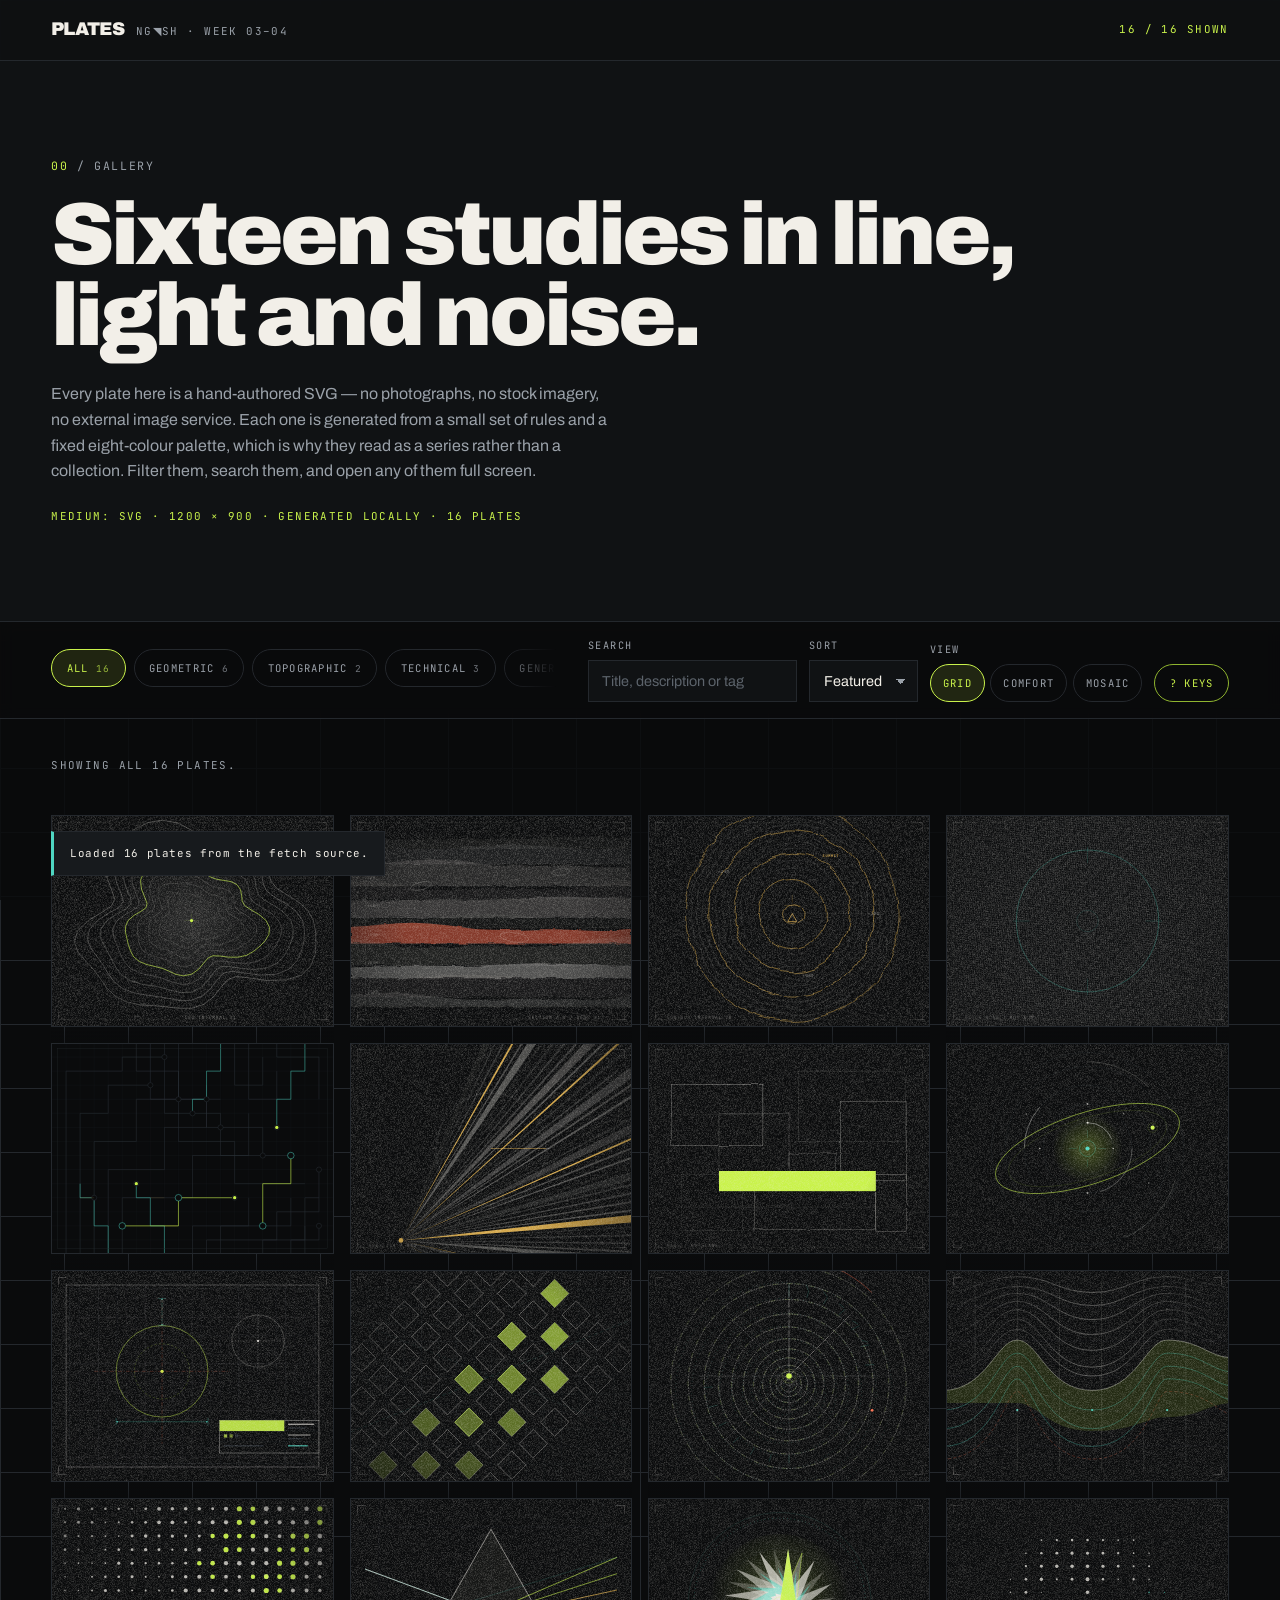
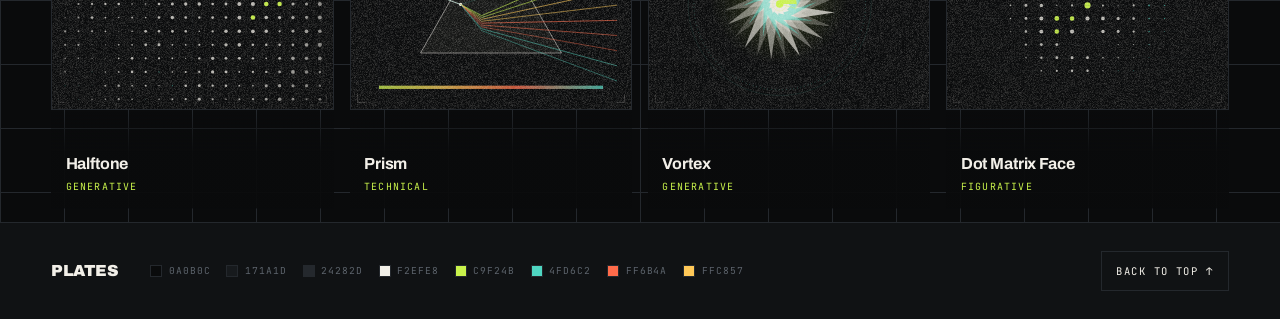
<file: Task-3-Plates/index.html>
<!DOCTYPE html>
<html lang="en" data-theme="dark">
<head>
<meta charset="UTF-8">
<meta name="viewport" content="width=device-width, initial-scale=1">
<title>Plates — Generative Gallery | NG Software Hub Week 03–04</title>
<meta name="description" content="Plates: a filtered, sortable gallery of sixteen abstract SVG studies with a full keyboard-accessible lightbox, deep links, and FLIP-animated reordering.">
<meta name="color-scheme" content="dark light">
<link rel="icon" href="assets/favicon.svg" type="image/svg+xml">
<link rel="preconnect" href="https://fonts.googleapis.com">
<link rel="preconnect" href="https://fonts.gstatic.com" crossorigin>
<link href="https://fonts.googleapis.com/css2?family=Archivo:wght@400;500;600;700;800;900&family=JetBrains+Mono:wght@400;500;700&display=swap" rel="stylesheet">
<link rel="stylesheet" href="css/style.css">
</head>
<body>

<a class="skip-link" href="#main">Skip to main content</a>

<header class="site-header">
  <div class="shell site-header__inner">
    <div class="brand">
      <span class="brand__mark">PLATES</span>
      <span class="brand__meta">NG&#9701;SH &middot; WEEK 03&ndash;04</span>
    </div>
    <p class="readout" id="header-readout" aria-live="polite">16 / 16 SHOWN</p>
  </div>
</header>

<main id="main">

  <!-- ============ INTRO BAND ============ -->
  <section class="intro" aria-labelledby="intro-heading">
    <div class="shell">
      <p class="eyebrow"><span>00</span> / Gallery</p>
      <h1 id="intro-heading">Sixteen studies in line, light and noise.</h1>
      <p class="intro__lede">
        Every plate here is a hand-authored SVG — no photographs, no stock imagery, no
        external image service. Each one is generated from a small set of rules and a
        fixed eight-colour palette, which is why they read as a series rather than a
        collection. Filter them, search them, and open any of them full screen.
      </p>
      <p class="intro__meta">Medium: SVG &middot; 1200 &times; 900 &middot; generated locally &middot; 16 plates</p>
    </div>
  </section>

  <!-- ============ FILTER BAR ============ -->
  <div class="filterbar" role="search" aria-label="Filter plates">
    <div class="shell filterbar__inner">

      <div class="chipset" id="category-chips" role="group" aria-label="Filter by category">
        <button type="button" class="chip is-active" data-category="all" aria-pressed="true">All <span class="chip__count">16</span></button>
      </div>

      <div class="filterbar__tools">
        <div class="search">
          <label class="field__label" for="plate-search">Search</label>
          <div class="search__box">
            <input class="field__input" type="search" id="plate-search" placeholder="Title, description or tag" autocomplete="off">
            <button type="button" class="search__clear" id="search-clear" aria-label="Clear search" hidden>&times;</button>
          </div>
        </div>

        <div class="filterbar__selects">
          <div>
            <label class="field__label" for="plate-sort">Sort</label>
            <select class="field__input" id="plate-sort">
              <option value="featured" selected>Featured</option>
              <option value="az">Title A&ndash;Z</option>
              <option value="newest">Newest</option>
            </select>
          </div>

          <div class="viewtoggle" role="group" aria-label="Layout density">
            <span class="field__label" id="view-label">View</span>
            <div class="viewtoggle__row" aria-labelledby="view-label">
              <button type="button" class="chip is-active" data-view="grid" aria-pressed="true">Grid</button>
              <button type="button" class="chip" data-view="comfort" aria-pressed="false">Comfort</button>
              <button type="button" class="chip" data-view="mosaic" aria-pressed="false">Mosaic</button>
            </div>
          </div>

          <button type="button" class="chip chip--help" id="help-open" aria-haspopup="dialog">
            <span aria-hidden="true">?</span> Keys
          </button>
        </div>
      </div>

    </div>
  </div>

  <!-- ============ GRID ============ -->
  <section class="shell gallery" aria-labelledby="gallery-heading">
    <h2 class="sr-only" id="gallery-heading">Plate index</h2>
    <p class="gallery__summary" id="gallery-summary" aria-live="polite">Showing 16 of 16 plates.</p>

    <div class="skeletons" id="skeletons" aria-hidden="true"></div>

    <ul class="grid" id="grid" role="list" data-view="grid"></ul>

    <div class="empty" id="empty" hidden>
      <p class="empty__msg">No plates match that combination.</p>
      <button type="button" class="btn btn--ghost" id="empty-reset">Reset filters</button>
    </div>
  </section>

</main>

<footer class="site-footer">
  <div class="shell site-footer__inner">
    <span class="site-footer__mark">PLATES</span>
    <ul class="swatches" role="list" aria-label="Palette used across the series">
      <li><span></span>0A0B0C</li>
      <li><span></span>171A1D</li>
      <li><span></span>24282D</li>
      <li><span></span>F2EFE8</li>
      <li><span></span>C9F24B</li>
      <li><span></span>4FD6C2</li>
      <li><span></span>FF6B4A</li>
      <li><span></span>FFC857</li>
    </ul>
    <button type="button" class="btn btn--ghost btn--sm" id="to-top">Back to top &uarr;</button>
  </div>
</footer>

<!-- ============ REUSABLE DIALOG (lightbox + shortcuts) ============ -->
<div class="modal" id="modal" hidden>
  <div class="modal__scrim" data-close></div>
  <div class="modal__panel" role="dialog" aria-modal="true" aria-labelledby="modal-title" id="modal-panel">
    <div class="modal__bar">
      <p class="modal__index" id="modal-index">00 / 00</p>
      <button type="button" class="icon-btn" data-close aria-label="Close dialog">&times;</button>
    </div>
    <div class="modal__body" id="modal-body"></div>
    <div class="modal__nav" id="modal-nav">
      <button type="button" class="icon-btn" id="modal-prev" aria-label="Previous plate">&larr;</button>
      <div class="filmstrip" id="filmstrip" role="group" aria-label="Jump to a plate"></div>
      <button type="button" class="icon-btn" id="modal-next" aria-label="Next plate">&rarr;</button>
    </div>
  </div>
</div>

<div class="toasts" id="toasts" aria-live="polite"></div>

<script src="js/app.js"></script>
</body>
</html>
</file>
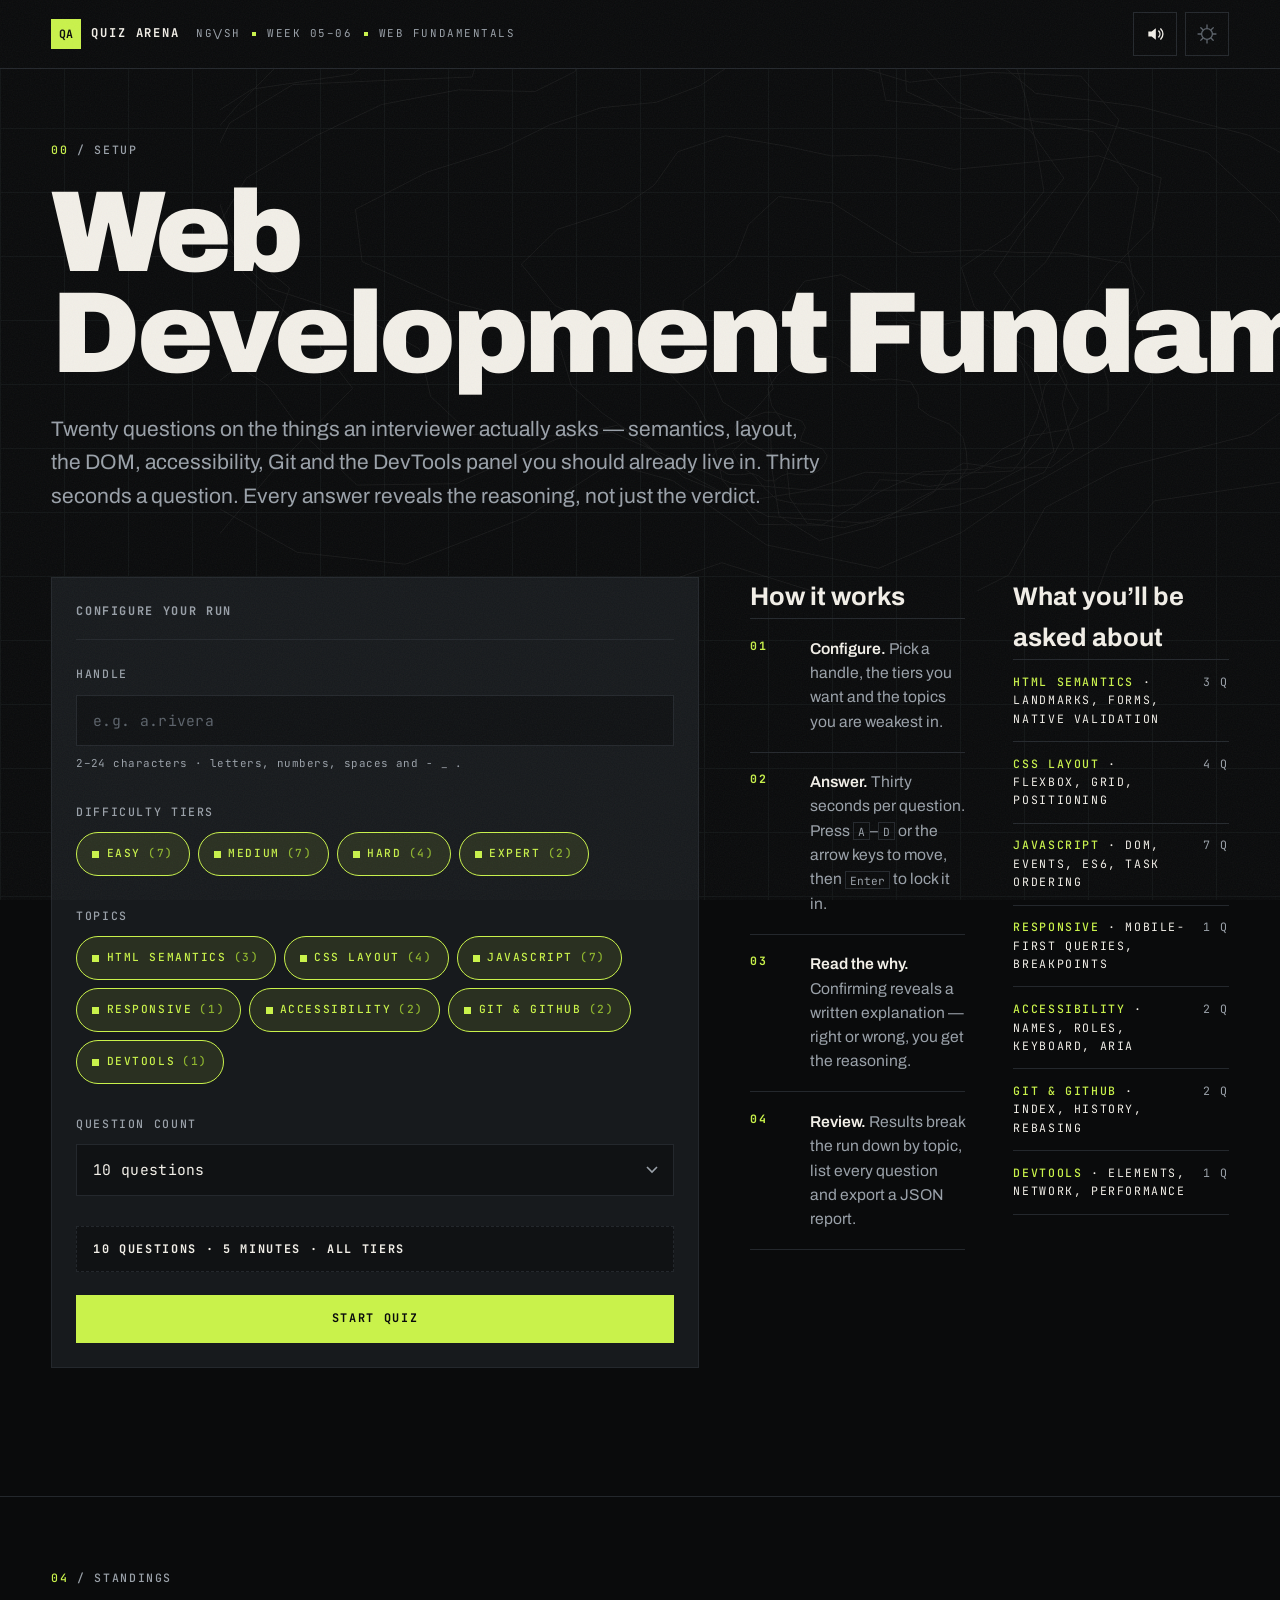
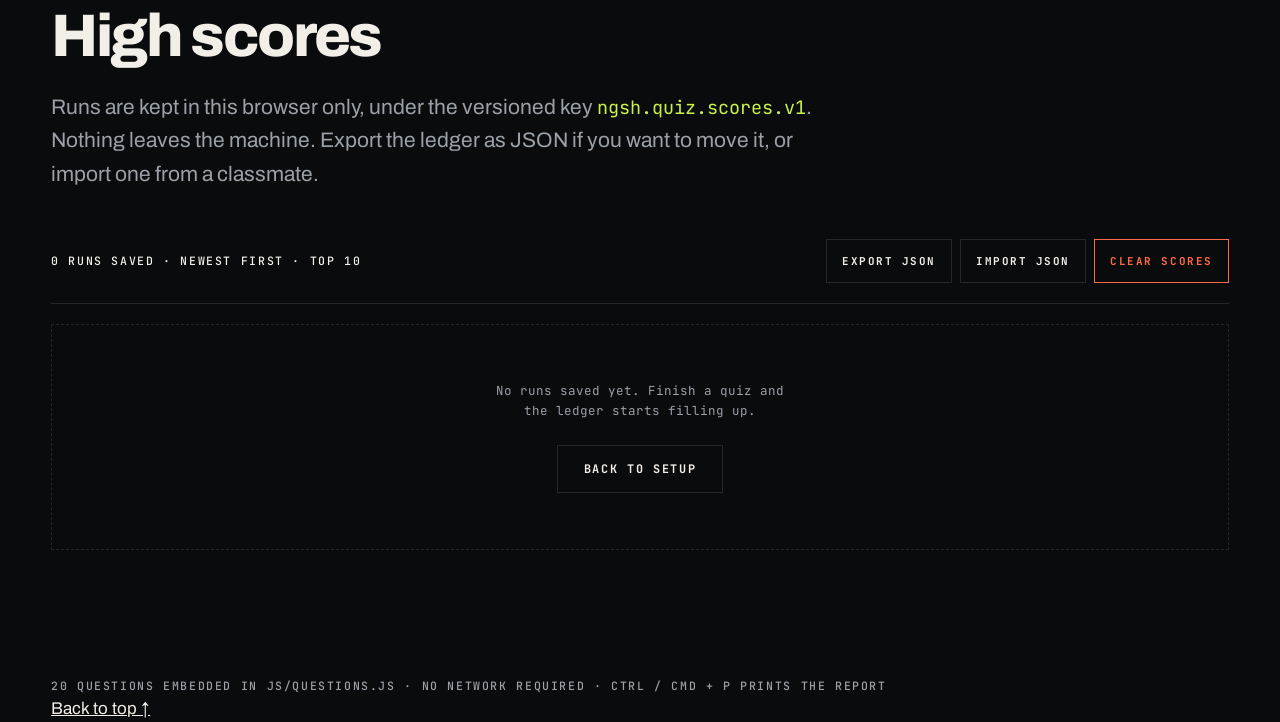
<file: Task-4-Quiz/index.html>
<!DOCTYPE html>
<html lang="en" data-theme="ink">
<head>
<meta charset="utf-8">
<meta name="viewport" content="width=device-width, initial-scale=1">
<meta name="description" content="Quiz Arena — a timed, graded assessment tool for Web Development Fundamentals. 20 questions, instant explanations, topic breakdown and a printed report.">
<meta name="theme-color" content="#0A0B0C">
<title>Quiz Arena · Web Development Fundamentals</title>
<link rel="icon" href="assets/favicon.svg" type="image/svg+xml">
<link rel="preconnect" href="https://fonts.googleapis.com">
<link rel="preconnect" href="https://fonts.gstatic.com" crossorigin>
<link href="https://fonts.googleapis.com/css2?family=Archivo:wght@400;500;600;700;800;900&family=JetBrains+Mono:wght@400;500;700&display=swap" rel="stylesheet">
<link rel="stylesheet" href="css/style.css">
</head>
<body>

<a class="skip-link" href="#main">Skip to main content</a>

<div class="page-grid" aria-hidden="true"></div>
<div class="page-grain" aria-hidden="true"></div>

<header class="masthead" id="top">
  <div class="masthead__bar">
    <div class="shell masthead__inner">

      <p class="wordmark"><span class="wordmark__mark" aria-hidden="true">QA</span><span class="wordmark__name">QUIZ ARENA</span></p>

      <p class="masthead__meta">
        <span>NG&#x22C1;SH</span><span class="masthead__dot" aria-hidden="true"></span><span>WEEK 05&#x2013;06</span><span class="masthead__dot" aria-hidden="true"></span><span>WEB FUNDAMENTALS</span>
      </p>

      <div class="masthead__tools">
        <p class="clock" id="clock" hidden>
          <span class="clock__label">TIME</span>
          <span class="clock__digits" id="clock-digits">00:30</span>
        </p>

        <button class="btn btn--ghost btn--sm" type="button" id="btn-pause" hidden aria-pressed="false">
          <span class="btn__glyph" aria-hidden="true">&#x23F8;</span>Pause
        </button>

        <button class="btn btn--icon" type="button" id="btn-sound" aria-pressed="true" aria-label="Sound effects: on">
          <svg viewBox="0 0 24 24" aria-hidden="true" focusable="false" class="icon"><path d="M4 9v6h4l5 4V5L8 9H4z"/><path class="icon__wave" d="M16.5 8.5a5 5 0 0 1 0 7M19 6a8.5 8.5 0 0 1 0 12"/></svg>
        </button>

        <button class="btn btn--icon" type="button" id="btn-theme" aria-pressed="false" aria-label="Switch to paper theme">
          <svg viewBox="0 0 24 24" aria-hidden="true" focusable="false" class="icon"><circle class="icon__disc" cx="12" cy="12" r="6.5"/><path d="M12 1.5v3M12 19.5v3M1.5 12h3M19.5 12h3M4.6 4.6l2.1 2.1M17.3 17.3l2.1 2.1M19.4 4.6l-2.1 2.1M6.7 17.3l-2.1 2.1"/></svg>
        </button>
      </div>

    </div>
  </div>

  <div class="timerbar" id="timerbar" hidden role="progressbar" aria-label="Seconds remaining on this question" aria-valuemin="0" aria-valuemax="30" aria-valuenow="30" aria-valuetext="30 seconds remaining">
    <span class="timerbar__fill" id="timerbar-fill"></span>
  </div>
</header>

<main id="main" tabindex="-1">

  <p class="sr-only" id="live-region" aria-live="polite" aria-atomic="true"></p>

  <!-- ================================================================ SETUP -->
  <section class="screen screen--setup" id="screen-setup" aria-labelledby="setup-title">
    <div class="setup-tex" aria-hidden="true"></div>

    <div class="shell">

      <p class="eyebrow" data-reveal><span>00</span> / Setup</p>
      <h1 class="display display--xl" id="setup-title" data-reveal>Web Development&nbsp;Fundamentals</h1>
      <p class="lede" data-reveal>
        Twenty questions on the things an interviewer actually asks — semantics, layout,
        the DOM, accessibility, Git and the DevTools panel you should already live in.
        Thirty seconds a question. Every answer reveals the reasoning, not just the verdict.
      </p>

      <div class="setup">

        <section class="panel" aria-labelledby="config-title" data-reveal>
          <h2 class="panel__title" id="config-title">Configure your run</h2>

          <form id="setup-form" novalidate>

            <div class="field">
              <label class="field__label" for="handle">Handle</label>
              <input class="field__input" type="text" id="handle" name="handle" value="" maxlength="24"
                     autocomplete="off" autocapitalize="off" spellcheck="false"
                     placeholder="e.g. a.rivera"
                     aria-describedby="handle-help handle-error" aria-invalid="false">
              <p class="field__help" id="handle-help">2&#x2013;24 characters &#x00B7; letters, numbers, spaces and &#x2212 _ .</p>
              <p class="field__error" id="handle-error" role="alert" hidden></p>
            </div>

            <fieldset class="field field--group">
              <legend class="field__label">Difficulty tiers</legend>
              <div class="chips" id="difficulty-chips"></div>
              <p class="field__error" id="difficulty-error" role="alert" hidden></p>
            </fieldset>

            <fieldset class="field field--group">
              <legend class="field__label">Topics</legend>
              <div class="chips" id="topic-chips"></div>
              <p class="field__error" id="topic-error" role="alert" hidden></p>
            </fieldset>

            <div class="field">
              <label class="field__label" for="count">Question count</label>
              <div class="select">
                <select class="field__input" id="count" name="count">
                  <option value="5">5 questions</option>
                  <option value="10" selected>10 questions</option>
                  <option value="15">15 questions</option>
                  <option value="all">All questions</option>
                </select>
                <svg class="select__caret" viewBox="0 0 12 8" aria-hidden="true" focusable="false"><path d="M1 1l5 5 5-5"/></svg>
              </div>
            </div>

            <p class="preview" id="config-preview">10 QUESTIONS &#x00B7; 5 MINUTES &#x00B7; ALL TIERS</p>
            <p class="pool-note" id="pool-note" role="status" hidden></p>

            <button class="btn btn--primary btn--wide" type="submit" id="btn-start">Start quiz</button>
          </form>
        </section>

        <div class="setup__aside">

          <section class="aside" aria-labelledby="how-title" data-reveal>
            <h2 class="aside__title" id="how-title">How it works</h2>
            <ol class="ledger">
              <li><span class="ledger__num">01</span><span class="ledger__body"><b>Configure.</b> Pick a handle, the tiers you want and the topics you are weakest in.</span></li>
              <li><span class="ledger__num">02</span><span class="ledger__body"><b>Answer.</b> Thirty seconds per question. Press <kbd>A</kbd>&#x2013;<kbd>D</kbd> or the arrow keys to move, then <kbd>Enter</kbd> to lock it in.</span></li>
              <li><span class="ledger__num">03</span><span class="ledger__body"><b>Read the why.</b> Confirming reveals a written explanation — right or wrong, you get the reasoning.</span></li>
              <li><span class="ledger__num">04</span><span class="ledger__body"><b>Review.</b> Results break the run down by topic, list every question and export a JSON report.</span></li>
            </ol>
          </section>

          <section class="aside" aria-labelledby="legend-title" data-reveal>
            <h2 class="aside__title" id="legend-title">What you&rsquo;ll be asked about</h2>
            <ul class="legend" id="topic-legend"></ul>
          </section>

        </div>
      </div>
    </div>
  </section>

  <!-- ============================================================= LOADING -->
  <section class="screen screen--loading" id="screen-loading" aria-labelledby="loading-title" aria-busy="true" hidden>
    <div class="shell shell--narrow">
      <p class="eyebrow"><span>01</span> / Briefing</p>
      <h2 class="display display--md" id="loading-title">Building your quiz</h2>
      <p class="loadingline"><span class="spinner" aria-hidden="true"></span><span id="loading-note">Filtering the bank&#x2026;</span></p>

      <div class="skeleton" aria-hidden="true">
        <span class="skeleton__bar skeleton__bar--wide"></span>
        <span class="skeleton__bar skeleton__bar--wide"></span>
        <span class="skeleton__bar"></span>
        <span class="skeleton__bar"></span>
        <span class="skeleton__bar skeleton__bar--short"></span>
      </div>

      <p class="sr-only" role="status" id="loading-status">Building your quiz.</p>
    </div>
  </section>

  <!-- ============================================================== QUIZ -->
  <section class="screen screen--quiz" id="screen-quiz" aria-labelledby="question-text" hidden>

    <div class="shell quiz">

      <nav class="rail" aria-label="Question navigator">
        <p class="eyebrow eyebrow--tight"><span>02</span> / Exam</p>
        <ol class="navgrid" id="navgrid"></ol>
        <p class="rail__key">
          <span><i class="key key--answered" aria-hidden="true"></i>Answered</span>
          <span><i class="key key--open" aria-hidden="true"></i>Open</span>
          <span><i class="key key--flag" aria-hidden="true"></i>Flagged</span>
        </p>
        <p class="rail__tally" id="rail-tally">0 of 10 answered</p>
      </nav>

      <article class="qcard">
        <span class="qcard__corner qcard__corner--tl" aria-hidden="true">&#x250C;</span>
        <span class="qcard__corner qcard__corner--tr" aria-hidden="true">&#x2510;</span>
        <span class="qcard__corner qcard__corner--bl" aria-hidden="true">&#x2514;</span>
        <span class="qcard__corner qcard__corner--br" aria-hidden="true">&#x2518;</span>

        <p class="progress" id="progress">Q01 / 10</p>

        <div class="qcard__tags">
          <span class="chip chip--topic" id="q-topic">CSS</span>
          <span class="chip chip--tier" id="q-tier">Medium</span>
          <span class="qcard__spacer"></span>
          <span class="qcard__clock" id="q-clock" aria-hidden="true">00:30</span>
          <button class="btn btn--ghost btn--sm btn--flag" type="button" id="btn-flag" aria-pressed="false">
            <span class="btn__glyph" aria-hidden="true">&#x2691;</span><span id="btn-flag-text">Flag</span>
          </button>
        </div>

        <h2 class="qcard__prompt" id="question-text" tabindex="-1">Loading question&#x2026;</h2>

        <div class="options" id="options" role="radiogroup" aria-labelledby="question-text" aria-describedby="options-hint"></div>

        <p class="hint" id="options-hint">
          <kbd>A</kbd>&#x2013;<kbd>D</kbd> select &#x00B7; <kbd>&#x2190;</kbd><kbd>&#x2192;</kbd> move &#x00B7;
          <kbd>Enter</kbd> confirm &#x00B7; <kbd>F</kbd> flag &#x00B7; <kbd>P</kbd> pause
        </p>

        <div class="feedback" id="feedback" hidden>
          <p class="feedback__flag" id="feedback-flag">Correct</p>
          <p class="feedback__line" id="feedback-line"></p>
          <div class="feedback__body">
            <h3 class="feedback__title">Why</h3>
            <p class="feedback__text" id="feedback-text"></p>
          </div>
        </div>

        <div class="actions">
          <button class="btn btn--primary" type="button" id="btn-confirm" disabled>Confirm</button>
          <button class="btn btn--ghost" type="button" id="btn-next" hidden>Next question</button>
          <p class="actions__meta" id="actions-meta">10 unanswered</p>
          <span class="actions__spacer"></span>
          <button class="btn btn--ghost btn--sm btn--quit" type="button" id="btn-quit" aria-pressed="false">End quiz now</button>
        </div>
      </article>
    </div>
  </section>

  <!-- ============================================================ RESULTS -->
  <section class="screen screen--results" id="screen-results" aria-labelledby="results-title" hidden>
    <div class="shell">

      <p class="eyebrow" data-reveal><span>03</span> / Results</p>
      <h2 class="display display--md" id="results-title" data-reveal>Session complete</h2>

      <section class="scoreboard" aria-labelledby="score-label">

        <div class="scoreboard__cell scoreboard__cell--score">
          <p class="micro score__label" id="score-label">Final score</p>
          <p class="score">
            <span class="score__num" id="score-num">0</span><span class="score__sep" aria-hidden="true">/</span><span class="score__total" id="score-total">0</span>
            <span class="sr-only" id="score-sr">of 0</span>
          </p>
          <p class="micro micro--dim score__meta" id="score-meta">WEB FUNDAMENTALS</p>
        </div>

        <div class="scoreboard__cell scoreboard__cell--ring">
          <div class="ring">
            <svg class="ring__svg" viewBox="0 0 128 128" aria-hidden="true" focusable="false">
              <circle class="ring__track" cx="64" cy="64" r="56"></circle>
              <circle class="ring__fill" cx="64" cy="64" r="56" id="ring-fill"></circle>
            </svg>
            <p class="ring__value" id="ring-value">0%</p>
          </div>
          <p class="micro micro--dim">Accuracy</p>
        </div>

        <div class="scoreboard__cell scoreboard__cell--grade">
          <p class="grade__band" id="grade-band">&#x2013;</p>
          <p class="micro" id="grade-range">Band pending</p>
          <p class="grade__copy" id="grade-copy">Finishing the report&#x2026;</p>
        </div>
      </section>

      <ul class="statstrip" id="statstrip"></ul>
      <p class="micro micro--dim statstrip__note" id="avg-note">Average time per question pending.</p>

      <section class="block" aria-labelledby="topics-title">
        <p class="eyebrow" data-reveal><span>03.1</span> / Topic breakdown</p>
        <h3 class="block__title" id="topics-title" data-reveal>Where the marks went</h3>
        <ul class="bars" id="topic-bars"></ul>
      </section>

      <section class="block" id="review" aria-labelledby="review-title">
        <p class="eyebrow" data-reveal><span>03.2</span> / Full review</p>
        <h3 class="block__title" id="review-title" data-reveal>Every question, your answer and the reason</h3>
        <ol class="review" id="review-list"></ol>
      </section>

      <div class="result-actions">
        <button class="btn btn--primary" type="button" id="btn-retry">Retry same set</button>
        <button class="btn btn--ghost" type="button" id="btn-newquiz">New quiz</button>
        <button class="btn btn--ghost" type="button" id="btn-review-jump">Review answers</button>
        <button class="btn btn--ghost" type="button" id="btn-export-report">
          <span class="btn__glyph" aria-hidden="true">&#x2193;</span>Export report JSON
        </button>
        <button class="btn btn--ghost" type="button" id="btn-print">
          <span class="btn__glyph" aria-hidden="true">&#x1F5A8;</span>Print report
        </button>
      </div>

    </div>
  </section>

  <!-- ========================================================= LEADERBOARD -->
  <section class="screen screen--board" id="screen-board" aria-labelledby="board-title">
    <div class="shell">

      <p class="eyebrow" data-reveal><span>04</span> / Standings</p>
      <h2 class="display display--md" id="board-title" data-reveal>High scores</h2>
      <p class="lede" data-reveal>
        Runs are kept in this browser only, under the versioned key
        <code>ngsh.quiz.scores.v1</code>. Nothing leaves the machine. Export the ledger as JSON
        if you want to move it, or import one from a classmate.
      </p>

      <div class="board__bar">
        <p class="micro" id="board-count">0 runs saved &#x00B7; newest first &#x00B7; top 10</p>
        <div class="board__tools">
          <button class="btn btn--ghost btn--sm" type="button" id="btn-export-scores">Export JSON</button>
          <button class="btn btn--ghost btn--sm" type="button" id="btn-import-scores">Import JSON</button>
          <input class="sr-only" type="file" id="file-import" accept="application/json,.json" tabindex="-1">
          <button class="btn btn--danger btn--sm" type="button" id="btn-clear-scores" aria-pressed="false">Clear scores</button>
        </div>
      </div>

      <div class="confirm" id="clear-confirm" hidden>
        <p class="confirm__text" id="clear-text">Delete every saved run? This cannot be undone.</p>
        <div class="confirm__actions">
          <button class="btn btn--danger btn--sm" type="button" id="btn-clear-yes">Yes, delete them</button>
          <button class="btn btn--ghost btn--sm" type="button" id="btn-clear-no">Keep them</button>
        </div>
      </div>

      <div class="table-wrap" id="board-table-wrap">
        <table class="board">
          <caption class="sr-only">Saved quiz runs, newest first, limited to the ten most recent</caption>
          <thead>
            <tr>
              <th scope="col">#</th>
              <th scope="col">Handle</th>
              <th scope="col">Score</th>
              <th scope="col">Tier</th>
              <th scope="col">Date</th>
            </tr>
          </thead>
          <tbody id="board-rows"></tbody>
        </table>
      </div>

      <div class="empty" id="board-empty" hidden>
        <p class="empty__text">No runs saved yet. Finish a quiz and the ledger starts filling up.</p>
        <button class="btn btn--ghost" type="button" id="btn-empty-back">Back to setup</button>
      </div>

    </div>
  </section>

  <!-- ============================================================ FAILURE -->
  <section class="screen screen--fault" id="screen-fault" aria-labelledby="fault-title" hidden>
    <div class="shell shell--narrow">
      <p class="eyebrow"><span>!</span> / Fault</p>
      <h2 class="display display--md" id="fault-title">That did not work</h2>
      <p class="lede" id="fault-text">Something went wrong and the quiz could not continue.</p>
      <div class="result-actions">
        <button class="btn btn--primary" type="button" id="btn-fault-retry">Try again</button>
        <button class="btn btn--ghost" type="button" id="btn-fault-setup">Back to setup</button>
      </div>
    </div>
  </section>

</main>

<footer class="site-footer">
  <div class="shell site-footer__inner">
    <p class="micro micro--dim">
      20 QUESTIONS EMBEDDED IN js/questions.js &#x00B7; NO NETWORK REQUIRED &#x00B7; CTRL / CMD + P PRINTS THE REPORT
    </p>
    <a class="backtop" href="#top">Back to top &#x2191;</a>
  </div>
</footer>

<!-- ========================================================== PAUSE DIALOG -->
<div class="overlay" id="pause-overlay" hidden>
  <div class="overlay__panel" id="pause-dialog" role="dialog" aria-modal="true" aria-labelledby="pause-title" aria-describedby="pause-desc">
    <p class="eyebrow"><span>&#x2013;</span> / Paused</p>
    <h2 class="display display--sm" id="pause-title">Clock stopped</h2>
    <p class="lede" id="pause-desc">
      The countdown is frozen and nothing is lost. Resume whenever you are ready.
    </p>
    <dl class="overlay__stats">
      <div><dt>Question</dt><dd id="pause-q">1 / 10</dd></div>
      <div><dt>On the clock</dt><dd id="pause-t">00:30</dd></div>
      <div><dt>Still to answer</dt><dd id="pause-u">10</dd></div>
    </dl>
    <div class="overlay__actions">
      <button class="btn btn--primary" type="button" id="btn-resume">Resume quiz</button>
      <button class="btn btn--ghost" type="button" id="btn-pause-quit">End quiz now</button>
    </div>
  </div>
</div>

<div class="toasts" id="toast-region" role="status" aria-live="polite"></div>

<noscript>
  <div class="noscript">
    <p class="noscript__text">
      QUIZ ARENA RUNS ENTIRELY IN JAVASCRIPT. Enable it, or read the bank directly in
      <code>js/questions.js</code> — the twenty questions and their answers are readable as plain text.
    </p>
  </div>
</noscript>

<script src="js/questions.js"></script>
<script src="js/app.js"></script>
</body>
</html>
</file>
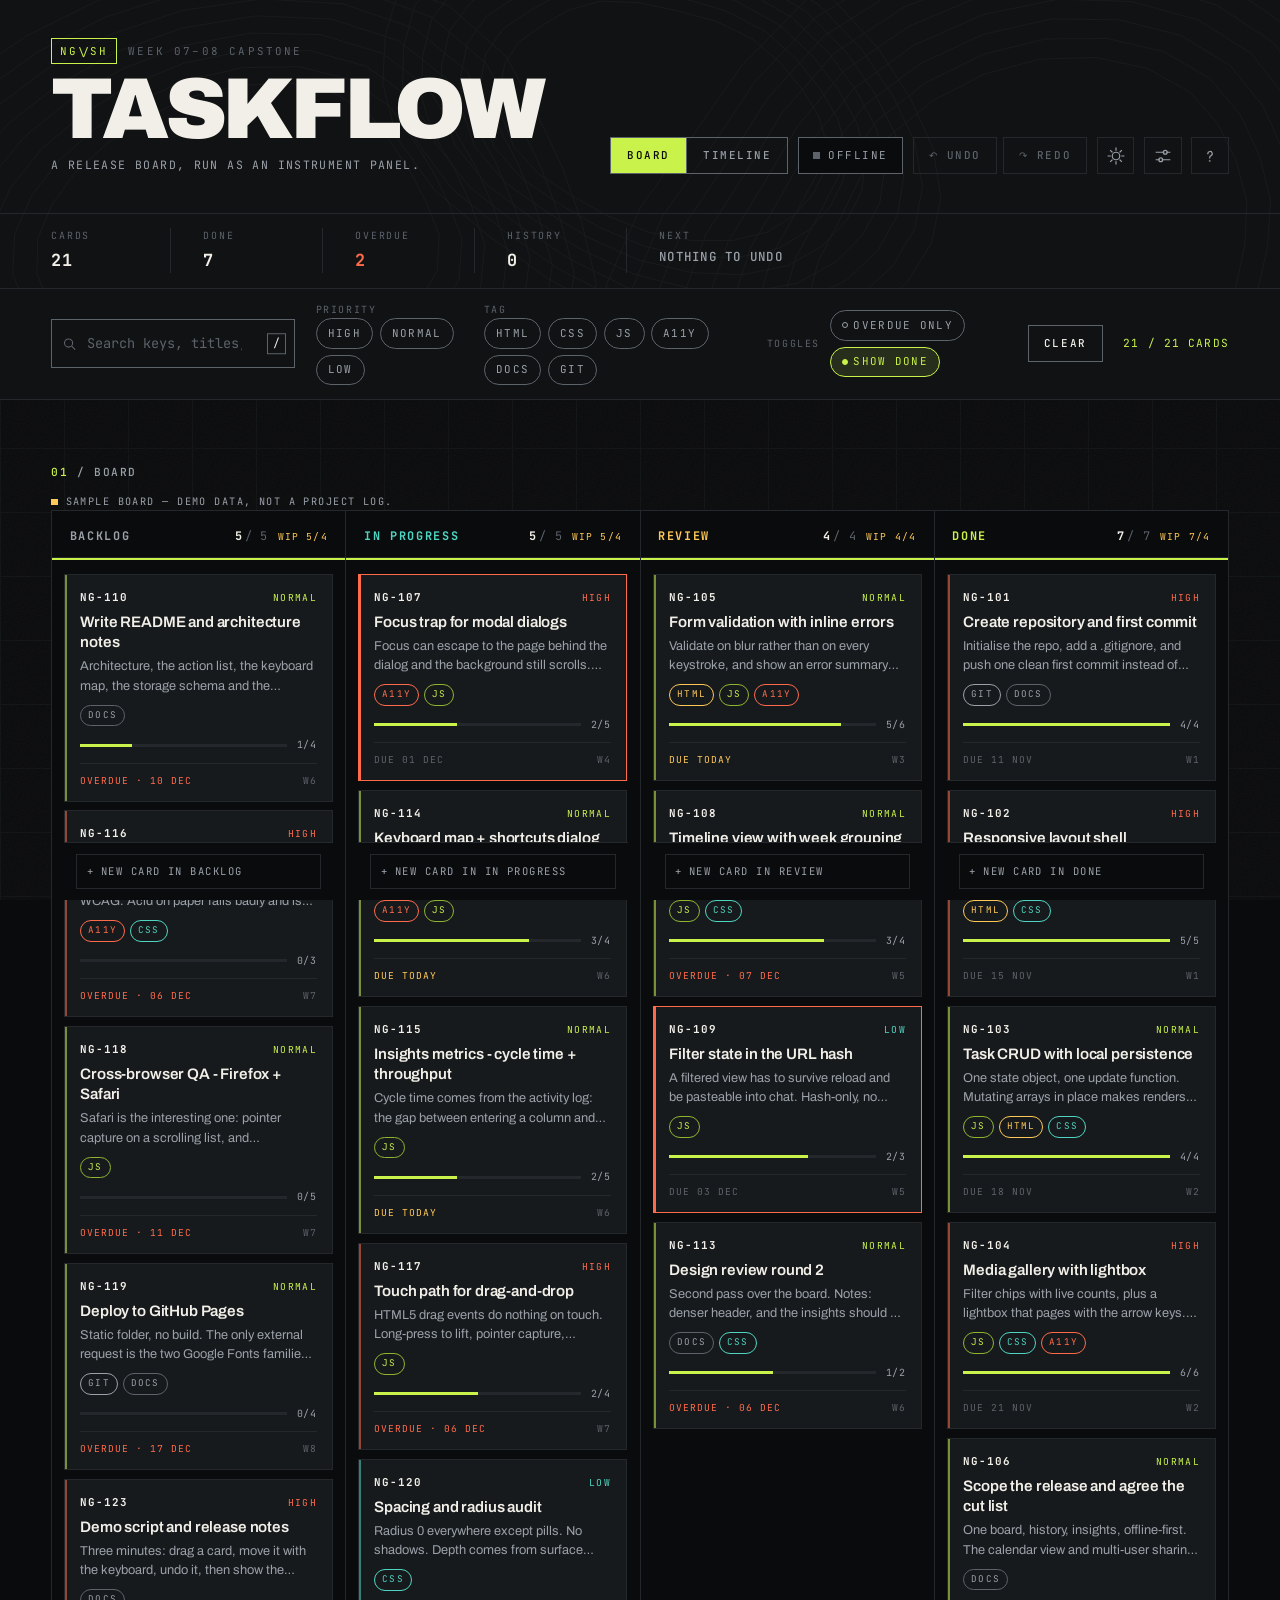
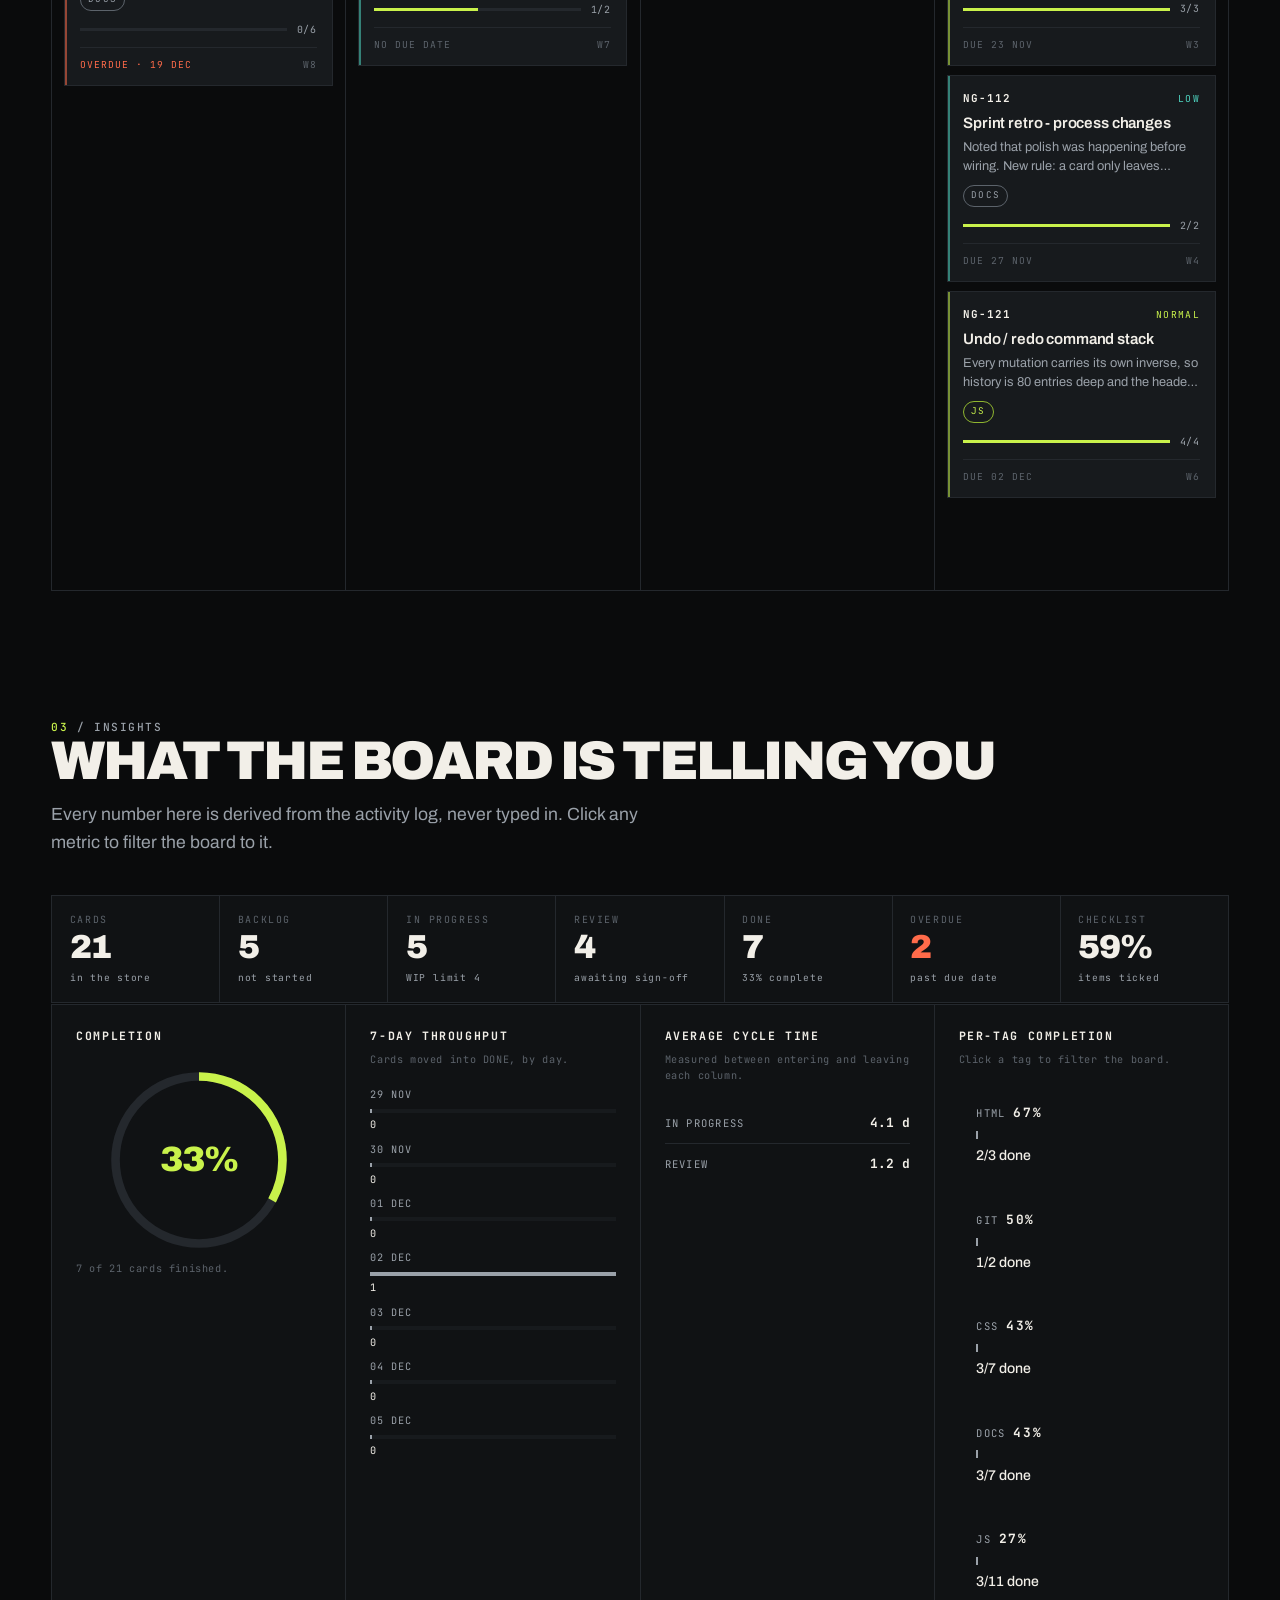
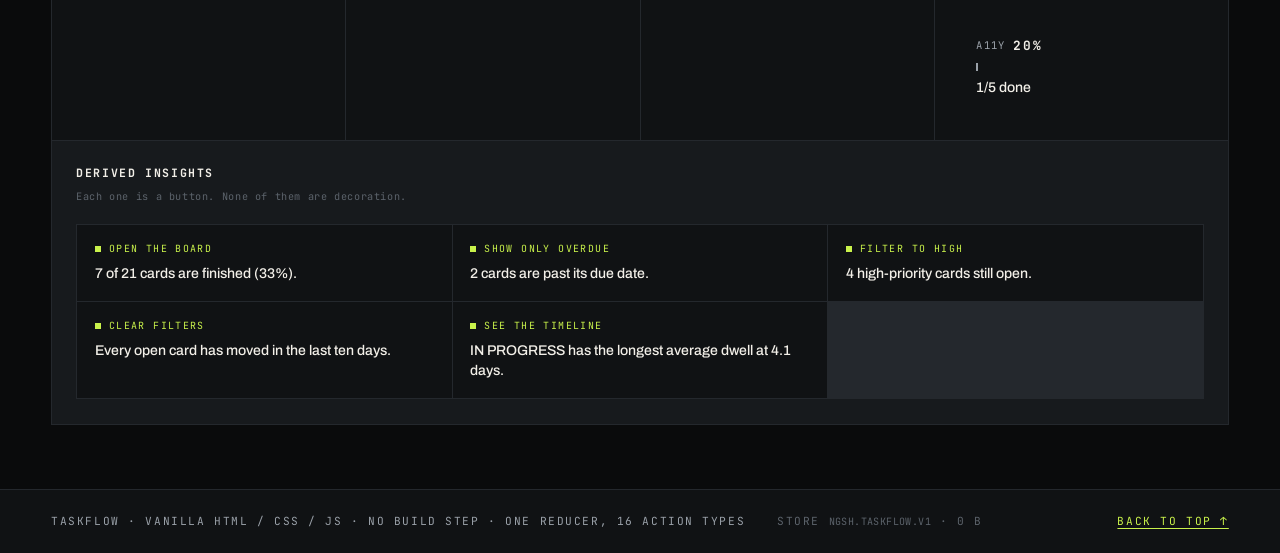
<file: Task-5-TaskFlow/index.html>
<!DOCTYPE html>
<html lang="en" data-theme="dark">
<head>
<meta charset="utf-8">
<meta name="viewport" content="width=device-width, initial-scale=1">
<meta name="description" content="TaskFlow - a four-column project board with drag-and-drop, keyboard reordering, offline persistence, undo/redo history, insights and a week timeline. Ships with a sample dataset for the demo.">
<meta name="theme-color" content="#0A0B0C">
<meta name="color-scheme" content="dark light">
<title>TaskFlow · NG⟡SH Week 07–08 Capstone</title>
<link rel="icon" href="assets/favicon.svg" type="image/svg+xml">
<link rel="preconnect" href="https://fonts.googleapis.com">
<link rel="preconnect" href="https://fonts.gstatic.com" crossorigin>
<link href="https://fonts.googleapis.com/css2?family=Archivo:wght@400;500;600;700;800;900&family=JetBrains+Mono:wght@400;500;700&display=swap" rel="stylesheet">
<link rel="stylesheet" href="css/style.css">
</head>
<body>

<a class="skip-link" href="#main">Skip to the board</a>

<div class="page-grid" aria-hidden="true"></div>
<div class="page-grain" aria-hidden="true"></div>

<!-- ================================================================ HEADER -->
<header class="masthead" id="top">
  <div class="masthead__tex" aria-hidden="true"></div>

  <div class="masthead__band">
    <div class="shell masthead__inner">

      <div class="masthead__lead">
        <p class="wordmark">
          <span class="wordmark__mark" aria-hidden="true">NG&#x22C1;SH</span>
          <span class="wordmark__name">WEEK 07&#x2013;08 CAPSTONE</span>
        </p>
        <h1 class="masthead__title">TaskFlow</h1>
        <p class="masthead__sub">A release board, run as an instrument panel.</p>
      </div>

      <div class="masthead__tools">

        <div class="seg" role="tablist" aria-label="View" id="viewtabs">
          <button class="seg__btn" type="button" role="tab" id="tab-board"
                  data-action="view" data-view="board"
                  aria-selected="true" aria-controls="view-board" tabindex="0">Board</button>
          <button class="seg__btn" type="button" role="tab" id="tab-timeline"
                  data-action="view" data-view="timeline"
                  aria-selected="false" aria-controls="view-timeline" tabindex="-1">Timeline</button>
        </div>

        <button class="syncchip" type="button" id="btn-sync" data-action="sync" data-state="offline">
          <span class="syncchip__led" aria-hidden="true"></span>
          <span class="syncchip__label" id="sync-label">Offline</span>
          <span class="syncchip__dots" aria-hidden="true"><i></i><i></i><i></i></span>
        </button>

        <div class="undoredo">
          <button class="btn btn--ghost btn--sm" type="button" id="btn-undo" data-action="undo" disabled>
            <span class="btn__glyph" aria-hidden="true">&#x21B6;</span>Undo
          </button>
          <button class="btn btn--ghost btn--sm" type="button" id="btn-redo" data-action="redo" disabled>
            <span class="btn__glyph" aria-hidden="true">&#x21B7;</span>Redo
          </button>
        </div>

        <button class="btn btn--icon" type="button" id="btn-theme" data-action="theme" aria-pressed="false" aria-label="Switch to light theme">
          <svg class="icon" viewBox="0 0 24 24" aria-hidden="true" focusable="false">
            <circle cx="12" cy="12" r="5"/>
            <path d="M12 1.6v2.6M12 19.8v2.6M1.6 12h2.6M19.8 12h2.6M4.8 4.8l1.9 1.9M17.3 17.3l1.9 1.9M19.2 4.8l-1.9 1.9M6.7 17.3l-1.9 1.9"/>
          </svg>
        </button>

        <button class="btn btn--icon" type="button" id="btn-settings" data-action="settings"
                aria-expanded="false" aria-haspopup="dialog" aria-label="Settings">
          <svg class="icon" viewBox="0 0 24 24" aria-hidden="true" focusable="false">
            <path d="M3 7h10M17 7h4M3 17h4M11 17h10"/>
            <circle cx="15" cy="7" r="2.6"/>
            <circle cx="9" cy="17" r="2.6"/>
          </svg>
        </button>

        <button class="btn btn--icon" type="button" id="btn-help" data-action="help" aria-haspopup="dialog" aria-label="Keyboard shortcuts">
          <svg class="icon" viewBox="0 0 24 24" aria-hidden="true" focusable="false">
            <path d="M9 9a3 3 0 1 1 4 2.8c-.9.3-1.4 1.1-1.4 2.1v.6"/>
            <circle cx="11.6" cy="18.4" r="0.4"/>
          </svg>
        </button>

      </div>
    </div>

    <div class="shell masthead__rule" aria-hidden="true"></div>

    <div class="shell masthead__cluster">
      <p class="readout"><span class="readout__label">Cards</span><span class="readout__value" id="metric-cards">0</span></p>
      <p class="readout"><span class="readout__label">Done</span><span class="readout__value" id="metric-done">0</span></p>
      <p class="readout readout--alert"><span class="readout__label">Overdue</span><span class="readout__value" id="metric-overdue">0</span></p>
      <p class="readout"><span class="readout__label">History</span><span class="readout__value" id="metric-history">0</span></p>
      <p class="readout masthead__next"><span class="readout__label">Next</span><span class="readout__value" id="next-action">Nothing to undo</span></p>
      <p class="masthead__flash" id="board-flash" aria-hidden="true">Complete</p>
    </div>
  </div>
</header>

<!-- =========================================================== FILTER RAIL -->
<div class="filterrail">
  <div class="shell filterrail__inner" id="filter-rail">

    <div class="field field--search">
      <label class="sr-only" for="f-query">Search cards by key, title or notes</label>
      <svg class="field__glyph" viewBox="0 0 24 24" aria-hidden="true" focusable="false">
        <circle cx="10.5" cy="10.5" r="6.5"/><path d="M15.5 15.5 21 21"/>
      </svg>
      <input class="field__input" type="search" id="f-query" autocomplete="off"
             spellcheck="false" placeholder="Search keys, titles, notes&#x2026;" aria-describedby="f-count">
      <kbd class="field__kbd" aria-hidden="true">/</kbd>
    </div>

    <fieldset class="filtergroup">
      <legend class="filtergroup__label">Priority</legend>
      <div class="chips" id="f-priorities"></div>
    </fieldset>

    <fieldset class="filtergroup">
      <legend class="filtergroup__label">Tag</legend>
      <div class="chips" id="f-tags"></div>
    </fieldset>

    <div class="filtergroup">
      <p class="filtergroup__label" id="filter-toggles-label">Toggles</p>
      <div class="chips" role="group" aria-labelledby="filter-toggles-label">
        <button class="chip chip--toggle" type="button" id="f-overdue" data-action="filter" data-filter="overdueOnly" aria-pressed="false">Overdue only</button>
        <button class="chip chip--toggle" type="button" id="f-done" data-action="filter" data-filter="showDone" aria-pressed="true">Show done</button>
      </div>
    </div>

    <button class="btn btn--ghost btn--sm filterrail__clear" type="button" id="f-clear" data-action="clear-filters">Clear</button>
    <p class="filterrail__count" id="f-count" role="status">0 / 0 cards</p>
  </div>
</div>

<!-- ================================================================== MAIN -->
<main id="main" tabindex="-1">

  <p class="sr-only" id="live-region" aria-live="polite" aria-atomic="true"></p>
  <p class="sr-only" id="alert-region" role="alert" aria-atomic="true"></p>

  <!-- ------------------------------------------------------------- BOARD -->
  <section class="board" id="view-board" role="tabpanel" aria-labelledby="tab-board" aria-busy="true">

    <div class="shell">
      <p class="eyebrow"><span>01</span> / Board</p>
      <p class="board__sample">Sample board &mdash; demo data, not a project log.</p>
      <p class="board__hint" aria-hidden="true">
        <span>Swipe the row</span><span class="board__arrow">&#x2192;</span>
      </p>
      <p class="sr-only" id="card-affordance">
        Press Enter to open this card. Control or Command plus the left and right arrow keys
        moves it between columns; Control or Command plus the up and down arrow keys reorders it
        within its column.
      </p>
    </div>

    <div class="shell shell--full">
      <div class="board__grid" id="board-skeleton" aria-hidden="true"></div>
      <div class="board__grid" id="board"></div>
    </div>

  </section>

  <!-- ---------------------------------------------------------- TIMELINE -->
  <section class="timeline" id="view-timeline" role="tabpanel" aria-labelledby="tab-timeline" hidden>

    <div class="shell">
      <p class="eyebrow"><span>02</span> / Timeline</p>
      <h2 class="display display--md">Eight weeks, one rail</h2>
      <p class="lede">
        Every card carries the week it was planned into and a span in weeks. The bar is that span,
        coloured by the column the card sits in now.
      </p>
    </div>

    <div class="shell">
      <div class="timeline__groups" id="timeline"></div>
    </div>

  </section>

  <!-- ---------------------------------------------------------- INSIGHTS -->
  <section class="insights" aria-labelledby="insights-title">

    <div class="shell">
      <p class="eyebrow"><span>03</span> / Insights</p>
      <h2 class="display display--md" id="insights-title">What the board is telling you</h2>
      <p class="lede">
        Every number here is derived from the activity log, never typed in. Click any metric to
        filter the board to it.
      </p>

      <ul class="metrics" id="insight-metrics"></ul>

      <div class="insights__grid">

        <section class="panel panel--ring" aria-labelledby="ring-title">
          <h3 class="panel__title" id="ring-title">Completion</h3>
          <div class="ring">
            <svg class="ring__svg" viewBox="0 0 132 132" aria-hidden="true" focusable="false">
              <circle class="ring__track" cx="66" cy="66" r="58"></circle>
              <circle class="ring__fill" cx="66" cy="66" r="58" id="ring-fill"></circle>
            </svg>
            <p class="ring__value" id="ring-value">0%</p>
          </div>
          <p class="panel__note" id="ring-note">Nothing finished yet.</p>
        </section>

        <section class="panel" aria-labelledby="throughput-title">
          <h3 class="panel__title" id="throughput-title">7-day throughput</h3>
          <p class="panel__note">Cards moved into DONE, by day.</p>
          <ol class="bars bars--tall" id="throughput"></ol>
        </section>

        <section class="panel" aria-labelledby="cycle-title">
          <h3 class="panel__title" id="cycle-title">Average cycle time</h3>
          <p class="panel__note">Measured between entering and leaving each column.</p>
          <ul class="ledger" id="cycle-list"></ul>
        </section>

        <section class="panel" aria-labelledby="tags-title">
          <h3 class="panel__title" id="tags-title">Per-tag completion</h3>
          <p class="panel__note">Click a tag to filter the board.</p>
          <ul class="bars" id="tag-bars"></ul>
        </section>

        <section class="panel panel--wide" aria-labelledby="derived-title">
          <h3 class="panel__title" id="derived-title">Derived insights</h3>
          <p class="panel__note">Each one is a button. None of them are decoration.</p>
          <ul class="insightlist" id="insight-list"></ul>
        </section>

      </div>
    </div>

  </section>

</main>

<!-- ================================================================ FOOTER -->
<footer class="site-footer">
  <div class="shell site-footer__inner">
    <p class="micro">
      TASKFLOW &#x00B7; VANILLA HTML / CSS / JS &#x00B7; NO BUILD STEP &#x00B7; ONE REDUCER, 16 ACTION TYPES
    </p>
    <p class="micro micro--dim">
      STORE <code id="storage-state">ngsh.taskflow.v1</code> &#x00B7; <span id="storage-readout">0 B</span>
    </p>
    <a class="backtop" href="#top">Back to top &#x2191;</a>
  </div>
</footer>

<!-- ============================================================== DIALOGS -->
<!-- One dialog shell, driven by four configurations: card, shortcuts, settings, notice. -->
<div class="overlay" id="overlay" hidden>
  <div class="overlay__scrim" id="overlay-scrim" data-action="close-dialog" aria-hidden="true"></div>
  <div class="panel overlay__panel" id="dialog" role="dialog" aria-modal="true"
       aria-labelledby="dialog-title" tabindex="-1">
    <header class="dialog__head">
      <p class="eyebrow eyebrow--tight" id="dialog-eyebrow"><span>&#x25CF;</span> / Dialog</p>
      <h2 class="dialog__title" id="dialog-title">Dialog</h2>
      <button class="btn btn--icon dialog__close" type="button" id="dialog-close"
              data-action="close-dialog" aria-label="Close dialog">
        <svg class="icon" viewBox="0 0 24 24" aria-hidden="true" focusable="false">
          <path d="M6 6 18 18M18 6 6 18"/>
        </svg>
      </button>
    </header>
    <div class="dialog__body" id="dialog-body"></div>
    <footer class="dialog__foot" id="dialog-foot"></footer>
  </div>
</div>

<input class="sr-only" type="file" id="file-import" accept="application/json,.json" tabindex="-1" aria-hidden="true">

<div class="toasts" id="toast-region" role="status" aria-live="polite" aria-atomic="false"></div>

<noscript>
  <div class="noscript">
    <p class="noscript__text">
      TaskFlow renders its board from <code>localStorage</code> in JavaScript, so it needs
      scripting enabled. The sample dataset is still readable as plain text in
      <code>js/data.js</code>.
    </p>
  </div>
</noscript>

<script src="js/data.js"></script>
<script src="js/store.js"></script>
<script src="js/app.js"></script>
</body>
</html>
</file>
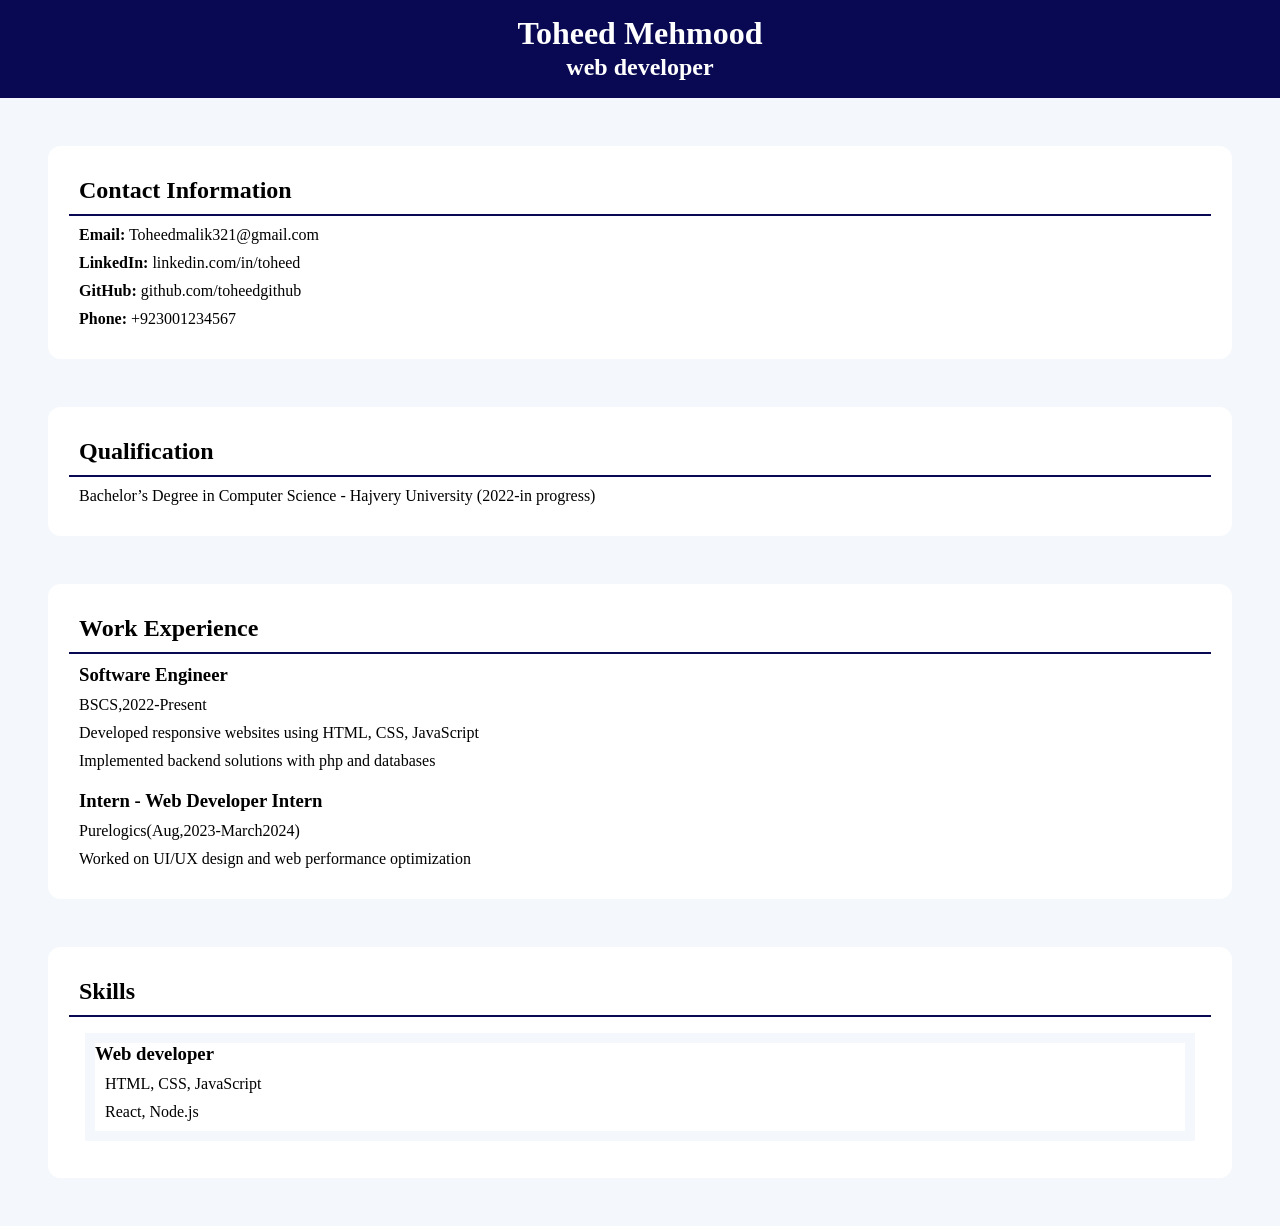
<file: Task-1-Portfolio/assets/cvv.html>
<!DOCTYPE html>
<html lang="en">
<head>
  <meta charset="UTF-8">
  <meta name="viewport" content="width=device-width, initial-scale=1.0">
  <title>Toheed Mehmood — CV</title>
  <style>
    *{
        margin: 0;
        padding: 0;
        box-sizing: border-box;
        overflow-x: hidden;
        background-color: #f4f7fb;
    }
    .cv-header {
        text-align: center;
        padding-top: 15px;
        padding-bottom: 15px;
        color: white;
        background-color: rgb(9, 9, 83);
}
.cv-header h1, .cv-header h2 {
    background-color: rgb(9, 9, 83);
    padding-bottom: 2px;

}
.contact-info{
    margin: 3rem;
    width: auto ;
    border: 1px solid white;
    border-radius: 12px;
    padding: 20px;
    background-color: white;
}
    .contact-info h2{
        border-bottom: 2px solid rgb(9, 9, 83);
        padding: 10px;
        background-color: white;
    }
    .contact-info ul, li{
        background-color: white;
        padding: 5px;

    }
    .education li, p{
        background-color: white;

    }
    .skills .block{ 
        padding: 10px;
        margin: 1rem;
    }
    .contact-info b {
        background-color: white;
    }
    .experience h3 {
        background-color: white;
        padding: 10px;
    }
    .skills h3 {
        background-color: white;
    }
    .experience p {
        background-color: white;
        padding-left: 10px;
    }
  </style>
</head>
<body>
  <div class="cv-container">
    <!-- Header Section -->
    <header class="cv-header">
      <h1>Toheed Mehmood</h1>
      <h2>web developer</h2>
    </header>

    <!-- personal  Information -->
    <section class="contact-info">
      <h2>Contact Information</h2>
      <ul>
        <li><b>Email:</b> Toheedmalik321@gmail.com</li>
        <li> <b>LinkedIn:</b> linkedin.com/in/toheed</li>
        <li><b>GitHub:</b> github.com/toheedgithub</li>
        <li><b>Phone: </b> +923001234567</li>
        
    </ul>
    </section>

    <!-- Education Section -->
    <section class="education contact-info">
      <h2>Qualification</h2>
      <ul>
        <li>
          <p>Bachelor’s Degree in Computer Science - Hajvery University (2022-in progress)</p>
        </li>
      </ul>
    </section>

    <!-- Experience Section -->
    <section class="experience contact-info">
      <h2>Work Experience</h2>
      <h3>Software Engineer</h3>
        <p>BSCS,2022-Present</p>
          <ul>
            <li>Developed responsive websites using HTML, CSS, JavaScript</li>
            <li>Implemented backend solutions with php and databases</li>
          </ul>
    <h3>Intern - Web Developer Intern</h3>
          <p>Purelogics(Aug,2023-March2024)</p>
          <ul>
            <li>Worked on UI/UX design and web performance optimization</li>
          </ul>
    </section>

    <!-- Skills Section -->
    <section class="skills contact-info">
      <h2>Skills</h2>
      <div class="block">
        <h3>Web developer</h3>
      <ul>
        <li>HTML, CSS, JavaScript</li>
        <li>React, Node.js</li>
      </ul>
      </div>
    </section>
  </div>
</body>
</html>
</file>
<file: Task-1-Portfolio/css/style.css>
/* Portfolio styles. Tokens, base, layout, components, motion.
   Mobile-first, breakpoints at 640, 900 and 1200. */
/* ==========================================================================
   1. TOKENS — "Studio Terminal"
   ========================================================================== */

:root {
  /* Colour */
  --ink: #0A0B0C;
  --ink-2: #101214;
  --ink-3: #171A1D;
  --line: #24282D;
  --paper: #F2EFE8;
  --paper-dim: #9AA1A9;
  --paper-faint: #5C636B;
  --acid: #C9F24B;
  --acid-dim: #8FB52F;
  --clay: #FF6B4A;
  --cyan: #4FD6C2;
  --gold: #FFC857;

  /* Type */
  --font-display: "Archivo", "Helvetica Neue", Helvetica, Arial, sans-serif;
  --font-mono: "JetBrains Mono", ui-monospace, "SF Mono", Menlo, Consolas, monospace;
  --fs-mono: 0.72rem;
  --fs-mono-lg: 0.78rem;
  --fs-h1: clamp(2.75rem, 9vw, 7.5rem);
  --fs-h2: clamp(2rem, 5vw, 3.75rem);
  --fs-h3: clamp(1.25rem, 2.4vw, 1.75rem);
  --fs-body: 1rem;
  --fs-lead: clamp(1.05rem, 1.6vw, 1.25rem);

  /* Space & shape */
  --container: 1280px;
  --gutter: clamp(1.25rem, 4vw, 4rem);
  --section-pad: clamp(4.5rem, 10vw, 9rem);
  --header-h: 4.25rem;

  /* Motion — only two easings are permitted: standard and spring (pop-in) */
  --ease: cubic-bezier(.2, .8, .2, 1);
  --dur-btn: 200ms;
  --dur: 260ms;
  --dur-entrance: 420ms;

  /* Texture */
  --grid-line: rgba(36, 40, 45, .35);
  --grain: url("data:image/svg+xml,%3Csvg xmlns='http://www.w3.org/2000/svg' width='180' height='180'%3E%3Cfilter id='n'%3E%3CfeTurbulence type='fractalNoise' baseFrequency='0.85' numOctaves='3' stitchTiles='stitch'/%3E%3CfeColorMatrix type='saturate' values='0'/%3E%3C/filter%3E%3Crect width='180' height='180' filter='url(%23n)' opacity='0.5'/%3E%3C/svg%3E");
}

/* ==========================================================================
   2. BASE
   ========================================================================== */

*,
*::before,
*::after {
  box-sizing: border-box;
}

html {
  -webkit-text-size-adjust: 100%;
}

body {
  margin: 0;
  background-color: var(--ink);
  color: var(--paper);
  font-family: var(--font-display);
  font-size: var(--fs-body);
  font-weight: 400;
  line-height: 1.6;
  -webkit-font-smoothing: antialiased;
  overflow-x: hidden;
}

/* 64px hairline grid — behind all content, never interactive */
body::before {
  content: "";
  position: fixed;
  inset: 0;
  z-index: 0;
  pointer-events: none;
  background-image:
    linear-gradient(var(--grid-line) 1px, transparent 1px),
    linear-gradient(90deg, var(--grid-line) 1px, transparent 1px);
  background-size: 64px 64px;
}

/* Film grain */
body::after {
  content: "";
  position: fixed;
  inset: 0;
  z-index: 400;
  pointer-events: none;
  background-image: var(--grain);
  opacity: .05;
}

.site-header,
main,
.site-footer {
  position: relative;
  z-index: 1;
}

img,
svg {
  display: block;
  max-width: 100%;
}

img {
  height: auto;
}

button,
input,
textarea,
select {
  font: inherit;
  color: inherit;
}

ul,
ol {
  margin: 0;
  padding: 0;
}

p,
h1,
h2,
h3,
h4,
figure,
dl,
dd,
address {
  margin: 0;
}

a {
  color: var(--paper);
}

:target {
  scroll-margin-top: calc(var(--header-h) + 1rem);
}

/* ==========================================================================
   3. TYPOGRAPHY PRIMITIVES
   ========================================================================== */

h1,
h2,
h3 {
  font-family: var(--font-display);
  font-weight: 800;
  letter-spacing: -.04em;
  text-wrap: balance;
}

.section__title {
  font-size: var(--fs-h2);
  font-weight: 800;
  line-height: .92;
  text-transform: uppercase;
  max-width: 20ch;
}

.section__lead {
  margin-top: 1.25rem;
  max-width: 65ch;
  color: var(--paper-dim);
  font-size: var(--fs-lead);
}

.eyebrow,
.clock,
.stat__value,
.stat__label,
.chip,
.btn,
.site-nav__link,
.site-nav__meta,
.field__label,
.field__error,
.link-ghost,
.spec-list__key,
.timeline__week,
.skills__footnote,
.caption-plate,
.contact__key,
.site-footer__meta,
.site-footer__tag,
.hero__hint,
.hero__clock-label {
  font-family: var(--font-mono);
  letter-spacing: .14em;
  text-transform: uppercase;
}

.eyebrow {
  display: flex;
  flex-wrap: wrap;
  gap: .35rem;
  margin-bottom: clamp(1.25rem, 2.5vw, 2rem);
  font-size: var(--fs-mono);
  font-weight: 500;
  color: var(--paper-dim);
}

.eyebrow span {
  color: var(--acid);
}

.clock {
  font-variant-numeric: tabular-nums;
  color: var(--acid);
  font-size: var(--fs-mono);
}

/* ==========================================================================
   4. LAYOUT
   ========================================================================== */

.container {
  width: 100%;
  max-width: var(--container);
  margin-inline: auto;
  padding-inline: var(--gutter);
}

.section {
  padding-block: var(--section-pad);
  border-top: 1px solid var(--line);
}

[id] {
  scroll-margin-top: calc(var(--header-h) + 1rem);
}

/* Skip link */
.skip-link {
  position: fixed;
  top: 0;
  left: 0;
  z-index: 500;
  transform: translateY(-140%);
  padding: .85rem 1.25rem;
  background: var(--acid);
  color: var(--ink);
  font-family: var(--font-mono);
  font-size: var(--fs-mono);
  font-weight: 500;
  letter-spacing: .14em;
  text-transform: uppercase;
  text-decoration: none;
  transition: transform var(--dur) var(--ease);
}

.skip-link:focus-visible {
  transform: translateY(0);
  outline: 2px solid var(--paper);
  outline-offset: 2px;
}

/* ==========================================================================
   5. COMPONENTS
   ========================================================================== */

/* --- Buttons --- */
.btn {
  display: inline-flex;
  align-items: center;
  justify-content: center;
  gap: .5rem;
  min-height: 44px;
  padding: .85rem 1.6rem;
  border: 1px solid transparent;
  border-radius: 0;
  background-color: transparent;
  color: var(--paper);
  font-family: var(--font-mono);
  font-size: var(--fs-mono);
  font-weight: 500;
  letter-spacing: .14em;
  text-transform: uppercase;
  text-decoration: none;
  cursor: pointer;
  transition:
    color var(--dur-btn),
    background-color var(--dur-btn),
    border-color var(--dur-btn);
}

.btn--primary {
  background-color: var(--acid);
  border-color: var(--acid);
  color: var(--ink);
}

.btn--ghost {
  border-color: var(--line);
  color: var(--paper);
}

.btn--sm {
  min-height: 40px;
  padding: .6rem 1rem;
  font-size: 11px;
}

@media (hover: hover) {
  .btn--primary:hover {
    background-color: var(--ink);
    border-color: var(--acid);
    color: var(--acid);
  }

  .btn--ghost:hover {
    border-color: var(--acid);
    color: var(--acid);
  }
}

.btn:active {
  background-color: var(--acid-dim);
  border-color: var(--acid-dim);
  color: var(--ink);
}

.btn[disabled] {
  cursor: not-allowed;
  opacity: .55;
}

/* --- Cards / panels --- */
.panel {
  padding: 1.5rem;
  background-color: var(--ink-3);
  border: 1px solid var(--line);
  border-radius: 0;
}

.panel__title {
  margin-bottom: 1.5rem;
  padding-bottom: .9rem;
  border-bottom: 1px solid var(--line);
  font-family: var(--font-mono);
  font-size: var(--fs-mono);
  font-weight: 500;
  letter-spacing: .14em;
  text-transform: uppercase;
  color: var(--paper);
}

/* --- Chips --- */
.chips {
  display: flex;
  flex-wrap: wrap;
  gap: .4rem;
  list-style: none;
}

.chip {
  padding: .3rem .65rem;
  border: 1px solid var(--line);
  border-radius: 999px;
  color: var(--paper-dim);
  font-size: 11px;
}

/* --- Ghost link --- */
.link-ghost {
  display: inline-flex;
  align-items: center;
  gap: .5rem;
  padding-bottom: .35rem;
  border-bottom: 1px solid var(--line);
  color: var(--paper);
  font-size: var(--fs-mono);
  text-decoration: none;
  transition: color var(--dur-btn), border-color var(--dur-btn);
}

@media (hover: hover) {
  .link-ghost:hover {
    border-color: var(--acid);
    color: var(--acid);
  }
}

.link-ghost__arrow {
  color: var(--acid-dim);
}

/* --- Caption plate --- */
.caption-plate {
  position: absolute;
  right: 0;
  bottom: 0;
  padding: .55rem .8rem;
  background: var(--ink-3);
  border: 1px solid var(--line);
  color: var(--paper-dim);
  font-size: 11px;
}

/* --- Form fields --- */
.field {
  display: grid;
  gap: .5rem;
}

.field__label {
  color: var(--paper-dim);
  font-size: var(--fs-mono);
  font-weight: 500;
}

.field__input {
  width: 100%;
  min-height: 44px;
  padding: .8rem 1rem;
  background-color: var(--ink-2);
  border: 1px solid var(--line);
  border-radius: 0;
  color: var(--paper);
  font-family: var(--font-display);
  font-size: 1rem;
  line-height: 1.5;
  transition: border-color var(--dur-btn), box-shadow var(--dur-btn);
}

.field__input--area {
  min-height: 8rem;
  resize: vertical;
}

.field__input::placeholder {
  color: var(--paper-faint);
}

.field__input:hover {
  border-color: var(--acid-dim);
}

.field__input:focus {
  border-color: var(--acid);
  box-shadow: 0 0 0 1px var(--acid);
}

.field__input[aria-invalid="true"] {
  border-color: var(--clay);
}

.field__input[aria-invalid="true"]:focus {
  box-shadow: 0 0 0 1px var(--clay);
}

.field__input[aria-invalid="false"] {
  border-color: var(--cyan);
}

.field__error {
  color: var(--clay);
  font-size: 12px;
  letter-spacing: .1em;
}

.field__error:empty {
  display: none;
}

/* ==========================================================================
   6. HEADER & NAVIGATION — Flexbox
   ========================================================================== */

.site-header {
  position: sticky;
  top: 0;
  z-index: 100;
  background-color: var(--ink);
  border-bottom: 1px solid var(--line);
}

@supports ((backdrop-filter: blur(10px)) or (-webkit-backdrop-filter: blur(10px))) {
  .site-header {
    background-color: rgba(10, 11, 12, .72);
    -webkit-backdrop-filter: blur(10px);
    backdrop-filter: blur(10px);
  }
}

.site-header__inner {
  display: flex;
  flex-wrap: wrap;
  align-items: center;
  justify-content: space-between;
  gap: 1rem;
  min-height: var(--header-h);
}

.wordmark {
  display: inline-flex;
  align-items: baseline;
  gap: .05em;
  color: var(--paper);
  font-family: var(--font-mono);
  font-size: 1rem;
  font-weight: 700;
  letter-spacing: .18em;
  text-decoration: none;
}

.wordmark__mark {
  color: var(--acid);
  font-family: "Segoe UI Symbol", "Apple Symbols", "Noto Sans Symbols 2", var(--font-mono);
}

.nav-toggle {
  display: inline-flex;
  align-items: center;
  gap: .6rem;
  min-height: 44px;
  padding: .55rem .85rem;
  background-color: transparent;
  border: 1px solid var(--line);
  border-radius: 0;
  color: var(--paper);
  font-family: var(--font-mono);
  font-size: 11px;
  font-weight: 500;
  letter-spacing: .14em;
  text-transform: uppercase;
  cursor: pointer;
  transition: color var(--dur-btn), border-color var(--dur-btn);
}

@media (hover: hover) {
  .nav-toggle:hover {
    border-color: var(--acid);
    color: var(--acid);
  }
}

.nav-toggle__box {
  display: grid;
  gap: 3px;
  width: 18px;
}

.nav-toggle__bar {
  height: 2px;
  background-color: currentColor;
}

@media (prefers-reduced-motion: no-preference) {
  .nav-toggle__bar {
    transition: transform var(--dur) var(--ease), opacity var(--dur) var(--ease);
  }

  .site-header.is-nav-open .nav-toggle__bar:nth-child(1) {
    transform: translateY(5px) rotate(45deg);
  }

  .site-header.is-nav-open .nav-toggle__bar:nth-child(2) {
    opacity: 0;
  }

  .site-header.is-nav-open .nav-toggle__bar:nth-child(3) {
    transform: translateY(-5px) rotate(-45deg);
  }
}

/* Full-screen mobile menu: fixed overlay inside the header. The header's
   backdrop-filter is switched off while open, otherwise it would become the
   containing block for the fixed child and the overlay would shrink to the bar. */
.site-nav {
  position: fixed;
  inset: 0;
  z-index: 1;
  display: flex;
  flex-direction: column;
  justify-content: center;
  gap: 2.5rem;
  padding: calc(var(--header-h) + 2rem) var(--gutter) 3rem;
  background-color: var(--ink);
  visibility: hidden;
  opacity: 0;
  transition: opacity var(--dur) var(--ease), visibility 0s linear var(--dur);
}

.site-header.is-nav-open {
  background-color: var(--ink);
  border-bottom-color: var(--acid);
}

@supports ((backdrop-filter: blur(10px)) or (-webkit-backdrop-filter: blur(10px))) {
  .site-header.is-nav-open {
    -webkit-backdrop-filter: none;
    backdrop-filter: none;
  }
}

.site-header.is-nav-open .site-nav {
  visibility: visible;
  opacity: 1;
  transition: opacity var(--dur) var(--ease), visibility 0s;
}

/* Lift the wordmark and the toggle above the overlay, never the overlay itself */
.site-header__inner > :not(.site-nav) {
  position: relative;
  z-index: 2;
}

.site-nav__list {
  display: flex;
  flex-direction: column;
  gap: .25rem;
  list-style: none;
}

.site-nav__link {
  display: block;
  padding: .85rem 0;
  border-bottom: 1px solid var(--line);
  color: var(--paper-dim);
  font-size: clamp(1.1rem, 5vw, 1.6rem);
  font-weight: 500;
  letter-spacing: .1em;
  text-decoration: none;
  transition: color var(--dur-btn), border-color var(--dur-btn);
}

@media (hover: hover) {
  .site-nav__link:hover {
    color: var(--paper);
    border-bottom-color: var(--acid);
  }
}

.site-nav__link[aria-current="location"] {
  color: var(--acid);
  border-bottom-color: var(--acid);
}

.site-nav__meta {
  color: var(--paper-dim);
  font-size: var(--fs-mono);
}

.site-nav__meta .clock {
  color: var(--paper-dim);
}

body.is-nav-locked {
  overflow: hidden;
}

/* ==========================================================================
   7. HERO — Flexbox
   ========================================================================== */

.hero {
  border-top: 0;
  padding-top: clamp(2.5rem, 6vw, 5rem);
}

.hero__top {
  display: flex;
  flex-wrap: wrap;
  align-items: baseline;
  justify-content: space-between;
  gap: .75rem 1.5rem;
  padding-bottom: clamp(1.5rem, 4vw, 3rem);
}

.hero__top .eyebrow {
  margin-bottom: 0;
}

.hero__clock {
  display: flex;
  align-items: baseline;
  gap: .6rem;
  font-size: var(--fs-mono);
}

.hero__clock-label {
  color: var(--paper-dim);
  font-size: var(--fs-mono);
}

.hero__title {
  font-size: var(--fs-h1);
  font-weight: 900;
  line-height: .88;
  text-transform: uppercase;
}

.hero__line {
  display: block;
}

.hero__word {
  color: var(--paper);
  transition: color var(--dur) var(--ease);
}

@supports ((-webkit-text-stroke: 1px black) or (text-stroke: 1px black)) {
  .hero__word.is-outlined {
    color: transparent;
    -webkit-text-stroke: 1px var(--acid);
  }
}

.hero__hint {
  margin-top: 1.25rem;
  color: var(--paper-dim);
  font-size: var(--fs-mono);
}

.hero__body {
  display: flex;
  flex-direction: column;
  gap: 1.75rem;
  margin-top: clamp(1.75rem, 4vw, 3rem);
}

.hero__lead {
  max-width: 52ch;
  font-size: var(--fs-lead);
  line-height: 1.6;
}

.hero__actions {
  display: flex;
  flex-wrap: wrap;
  gap: 1rem;
}

.stat-strip {
  display: flex;
  flex-wrap: wrap;
  margin-top: clamp(2.5rem, 6vw, 4.5rem);
  border-top: 1px solid var(--line);
  list-style: none;
}

.stat {
  flex: 1 1 100%;
  display: flex;
  flex-direction: column;
  gap: .35rem;
  padding: 1.25rem 0;
  border-bottom: 1px solid var(--line);
}

.stat__value {
  font-size: clamp(1.6rem, 4vw, 2.4rem);
  font-weight: 700;
  letter-spacing: .02em;
  line-height: 1;
}

.stat__label {
  color: var(--paper-dim);
  font-size: 11px;
}

/* ==========================================================================
   8. ABOUT — Flexbox 7 / 5 split
   ========================================================================== */

.about__split {
  display: flex;
  flex-direction: column;
  gap: clamp(2.5rem, 5vw, 4rem);
  margin-top: clamp(2rem, 4vw, 3.5rem);
}

.about__text {
  display: flex;
  flex-direction: column;
  gap: 1.25rem;
  max-width: 65ch;
}

.spec-list {
  margin-top: 1rem;
  border-top: 1px solid var(--line);
}

.spec-list__row {
  display: flex;
  flex-direction: column;
  gap: .35rem;
  padding: .9rem 0;
  border-bottom: 1px solid var(--line);
}

.spec-list__key {
  color: var(--acid-dim);
  font-size: 11px;
}

.spec-list__value {
  font-size: 1rem;
}

.about__figure {
  position: relative;
  border: 1px solid var(--line);
  background-color: var(--ink-2);
}

.about__frame {
  aspect-ratio: 1 / 1;
  overflow: hidden;
}

.about__avatar {
  width: 100%;
  height: 100%;
  object-fit: cover;
}

/* ==========================================================================
   9. SKILLS — CSS Grid
   ========================================================================== */

.skills__grid {
  display: grid;
  grid-template-columns: 1fr;
  gap: clamp(1rem, 2vw, 1.5rem);
  margin-top: clamp(2rem, 4vw, 3.5rem);
}

.skill-list {
  display: grid;
  gap: 1.15rem;
  list-style: none;
}

.skill__head {
  display: flex;
  align-items: baseline;
  justify-content: space-between;
  gap: 1rem;
  margin-bottom: .5rem;
}

.skill__name {
  font-family: var(--font-mono);
  font-size: var(--fs-mono);
  letter-spacing: .1em;
  text-transform: uppercase;
  color: var(--paper);
}

.skill__value {
  font-family: var(--font-mono);
  font-size: var(--fs-mono);
  font-variant-numeric: tabular-nums;
  color: var(--gold);
}

.skill__track {
  height: 8px;
  background-color: var(--ink);
  border: 1px solid var(--line);
}

.skill__bar {
  display: block;
  width: var(--level, 0%);
  height: 100%;
  background-color: var(--acid);
}

.js .skill__bar {
  width: 0;
  transition: width 900ms var(--ease);
}

.skills.is-visible .skill__bar {
  width: var(--level);
}

.skill:nth-child(1) .skill__bar { transition-delay: 0ms; }
.skill:nth-child(2) .skill__bar { transition-delay: 90ms; }
.skill:nth-child(3) .skill__bar { transition-delay: 180ms; }
.skill:nth-child(4) .skill__bar { transition-delay: 270ms; }

.skill__bar[data-level="92"] { --level: 92%; }
.skill__bar[data-level="90"] { --level: 90%; }
.skill__bar[data-level="88"] { --level: 88%; }
.skill__bar[data-level="86"] { --level: 86%; }
.skill__bar[data-level="85"] { --level: 85%; }
.skill__bar[data-level="84"] { --level: 84%; }
.skill__bar[data-level="83"] { --level: 83%; }
.skill__bar[data-level="82"] { --level: 82%; }
.skill__bar[data-level="81"] { --level: 81%; }
.skill__bar[data-level="80"] { --level: 80%; }
.skill__bar[data-level="79"] { --level: 79%; }
.skill__bar[data-level="76"] { --level: 76%; }
.skill__bar[data-level="74"] { --level: 74%; }
.skill__bar[data-level="72"] { --level: 72%; }
.skill__bar[data-level="70"] { --level: 70%; }
.skill__bar[data-level="68"] { --level: 68%; }

.skills__footnote {
  max-width: 70ch;
  margin-top: 1.5rem;
  color: var(--paper-dim);
  font-size: var(--fs-mono);
}

/* ==========================================================================
   10. PROJECTS — CSS Grid
   ========================================================================== */

.project-grid {
  display: grid;
  grid-template-columns: 1fr;
  gap: clamp(1.25rem, 2.5vw, 2rem);
  margin-top: clamp(2rem, 4vw, 3.5rem);
  list-style: none;
}

.project-card__inner {
  display: flex;
  flex-direction: column;
  height: 100%;
  background-color: var(--ink-3);
  border: 1px solid var(--line);
  border-radius: 0;
  transition: transform var(--dur) var(--ease), border-color var(--dur) var(--ease);
}

.project-card__cover {
  overflow: hidden;
  aspect-ratio: 16 / 10;
  border-bottom: 1px solid var(--line);
  background-color: var(--ink-2);
}

.project-card__img {
  width: 100%;
  height: 100%;
  object-fit: cover;
  transition: transform var(--dur-entrance) var(--ease);
}

.project-card__body {
  display: flex;
  flex-direction: column;
  align-items: flex-start;
  gap: .9rem;
  flex: 1;
  padding: 1.5rem;
}

.project-card__title {
  font-size: var(--fs-h3);
  font-weight: 800;
  line-height: 1;
  text-transform: uppercase;
}

.project-card__desc {
  flex: 1;
  color: var(--paper-dim);
  max-width: 42ch;
}

@media (hover: hover) {
  .project-card:hover .project-card__inner {
    transform: translateY(-4px);
    border-color: var(--acid);
  }

  .project-card:hover .project-card__img {
    transform: scale(1.04) translateY(-6px);
  }
}

.project-card__inner:focus-within {
  border-color: var(--acid);
}

/* ==========================================================================
   11. TIMELINE — CSS Grid
   ========================================================================== */

.timeline {
  display: grid;
  gap: 0;
  margin-top: clamp(2rem, 4vw, 3.5rem);
  padding-left: 2.75rem;
  border-left: 1px solid var(--line);
  list-style: none;
}

.timeline__item {
  position: relative;
  padding: clamp(1.5rem, 3vw, 2rem) 0;
  border-bottom: 1px solid var(--line);
}

.timeline__item:last-child {
  border-bottom: 0;
}

.timeline__week {
  color: var(--acid-dim);
  font-size: var(--fs-mono);
  font-weight: 500;
}

.timeline__title {
  margin: .5rem 0 .5rem;
  font-size: clamp(1.1rem, 1.8vw, 1.4rem);
  font-weight: 700;
  letter-spacing: -.02em;
  line-height: 1.1;
  text-transform: uppercase;
}

.timeline__body {
  max-width: 60ch;
  color: var(--paper-dim);
}

/* Illuminated marker on the rail */
.timeline__item::before {
  content: "";
  position: absolute;
  top: calc(clamp(1.5rem, 3vw, 2rem) + .35rem);
  left: -2.75rem;
  width: 11px;
  height: 11px;
  margin-left: -5.5px;
  background-color: var(--ink-3);
  border: 1px solid var(--line);
}

.js .timeline__item.is-visible::before {
  background-color: var(--acid);
  border-color: var(--acid);
  box-shadow:
    0 0 0 4px rgba(201, 242, 75, .14),
    0 0 16px rgba(201, 242, 75, .45);
}

.js .timeline__item::before {
  transition: background-color var(--dur-entrance) var(--ease),
    border-color var(--dur-entrance) var(--ease),
    box-shadow var(--dur-entrance) var(--ease);
}

.timeline__item:nth-child(1)::before { transition-delay: 0ms; }
.timeline__item:nth-child(2)::before { transition-delay: 70ms; }
.timeline__item:nth-child(3)::before { transition-delay: 140ms; }
.timeline__item:nth-child(4)::before { transition-delay: 210ms; }
.timeline__item:nth-child(5)::before { transition-delay: 280ms; }
.timeline__item:nth-child(6)::before { transition-delay: 350ms; }
.timeline__item:nth-child(7)::before { transition-delay: 420ms; }
.timeline__item:nth-child(8)::before { transition-delay: 490ms; }

/* ==========================================================================
   12. CONTACT — Flexbox split
   ========================================================================== */

.contact {
  background-color: var(--ink-2);
}

.contact__split {
  display: flex;
  flex-direction: column;
  gap: clamp(1.5rem, 3vw, 2rem);
  margin-top: clamp(2rem, 4vw, 3.5rem);
}

.contact__sub {
  margin-bottom: 1.25rem;
  font-family: var(--font-mono);
  font-size: var(--fs-mono);
  font-weight: 500;
  letter-spacing: .14em;
  text-transform: uppercase;
  color: var(--paper);
}

.contact__details,
.contact__form-wrap {
  padding: 1.5rem;
  background-color: var(--ink-3);
  border: 1px solid var(--line);
}

.contact__address {
  font-style: normal;
  color: var(--paper-dim);
  line-height: 1.7;
}

.contact__list {
  margin-top: 1.5rem;
  border-top: 1px solid var(--line);
  list-style: none;
}

.contact__row {
  display: flex;
  flex-direction: column;
  gap: .3rem;
  padding: .9rem 0;
  border-bottom: 1px solid var(--line);
}

.contact__key {
  color: var(--paper-dim);
  font-size: 11px;
}

.contact__value {
  color: var(--paper);
  font-size: 1.05rem;
  text-decoration-color: var(--line);
  text-underline-offset: 4px;
  transition: color var(--dur-btn), text-decoration-color var(--dur-btn);
  overflow-wrap: anywhere;
}

@media (hover: hover) {
  .contact__value:hover {
    color: var(--acid);
    text-decoration-color: var(--acid);
  }
}

.contact__hint {
  margin-bottom: 1.5rem;
  color: var(--paper-dim);
  font-size: .9rem;
}

.form {
  display: grid;
  gap: 1.25rem;
}

.form__foot {
  display: flex;
  flex-wrap: wrap;
  align-items: center;
  gap: 1rem;
  margin-top: .25rem;
}

.form__status {
  font-family: var(--font-mono);
  font-size: var(--fs-mono);
  letter-spacing: .1em;
  text-transform: uppercase;
}

.form__status:empty {
  display: none;
}

.form__status[data-state="sending"] {
  color: var(--paper-dim);
}

.form__status[data-state="success"] {
  color: var(--cyan);
}

.form__status[data-state="error"] {
  color: var(--clay);
}

/* ==========================================================================
   13. FOOTER
   ========================================================================== */

.site-footer {
  padding-block: clamp(2.5rem, 5vw, 3.5rem);
  border-top: 1px solid var(--line);
  background-color: var(--ink);
}

.site-footer__inner {
  display: flex;
  flex-wrap: wrap;
  align-items: center;
  justify-content: space-between;
  gap: 1.5rem;
}

.site-footer__brand {
  display: flex;
  flex-direction: column;
  gap: .5rem;
}

.site-footer__tag,
.site-footer__meta {
  color: var(--paper-dim);
  font-size: 11px;
}

.site-footer__meta {
  text-transform: none;
  letter-spacing: .08em;
}

/* ==========================================================================
   14. MOTION
   ========================================================================== */

@media (prefers-reduced-motion: no-preference) {
  html {
    scroll-behavior: smooth;
  }

  .js [data-reveal] {
    opacity: 0;
    transform: translateY(18px);
    transition:
      opacity var(--dur-entrance) var(--ease),
      transform var(--dur-entrance) var(--ease);
  }

  .js [data-reveal].is-visible {
    opacity: 1;
    transform: none;
  }

  .project-card:nth-child(1) { transition-delay: 0ms; }
  .project-card:nth-child(2) { transition-delay: 70ms; }
  .project-card:nth-child(3) { transition-delay: 140ms; }
  .project-card:nth-child(4) { transition-delay: 210ms; }
  .project-card:nth-child(5) { transition-delay: 280ms; }
  .project-card:nth-child(6) { transition-delay: 350ms; }
}

/* ==========================================================================
   15. FOCUS & MEDIA QUERIES
   ========================================================================== */

:focus-visible {
  outline: 2px solid var(--acid);
  outline-offset: 2px;
}

/* --- 640px : two-column micro-layouts --- */
@media (min-width: 640px) {
  .stat {
    flex: 1 1 0;
    padding: 1.5rem;
    border-bottom: 0;
    border-left: 1px solid var(--line);
  }

  .stat:first-child {
    padding-left: 0;
    border-left: 0;
  }

  .spec-list__row,
  .contact__row {
    flex-direction: row;
    align-items: baseline;
    gap: 1.5rem;
  }

  .spec-list__key,
  .contact__key {
    flex: 0 0 8rem;
  }

  .skills__grid {
    grid-template-columns: repeat(2, 1fr);
  }
}

/* --- 900px : desktop navigation and the asymmetric splits --- */
@media (min-width: 900px) {
  :root {
    --header-h: 4.75rem;
  }

  .nav-toggle {
    display: none;
  }

  .site-nav {
    position: static;
    flex-direction: row;
    align-items: center;
    justify-content: flex-end;
    gap: clamp(1.5rem, 3vw, 3rem);
    padding: 0;
    background-color: transparent;
    visibility: visible;
    opacity: 1;
  }

  .site-nav__list {
    flex-direction: row;
    gap: clamp(1rem, 2vw, 2rem);
  }

  .project-grid {
    grid-template-columns: repeat(2, 1fr);
  }

  .site-nav__link {
    padding: .4rem 0;
    font-size: var(--fs-mono-lg);
    border-bottom: 1px solid transparent;
  }

  .site-nav__meta {
    font-size: 11px;
  }

  .hero__body {
    flex-direction: row;
    align-items: flex-start;
    justify-content: space-between;
    gap: clamp(2rem, 5vw, 5rem);
  }

  .hero__lead {
    flex: 1 1 46ch;
  }

  .hero__actions {
    flex: 0 0 auto;
    flex-direction: column;
    align-items: stretch;
  }

  .about__split {
    flex-direction: row;
    align-items: flex-start;
    justify-content: space-between;
  }

  /* 7 / 5 split */
  .about__text {
    flex: 7 1 0;
  }

  .about__figure {
    flex: 5 1 0;
    position: sticky;
    top: calc(var(--header-h) + 1.5rem);
  }

  .contact__split {
    flex-direction: row;
    align-items: flex-start;
    justify-content: space-between;
  }

  .contact__details {
    flex: 5 1 0;
  }

  .contact__form-wrap {
    flex: 7 1 0;
  }

  /* Two-column timeline: sticky week marker + content */
  .timeline {
    grid-template-columns: 11rem 1fr;
    column-gap: clamp(1.5rem, 3vw, 3rem);
  }

  .timeline__item {
    grid-column: 1 / -1;
    display: grid;
    grid-template-areas:
      "week title"
      "week body";
    align-content: start;
    align-items: start;
    padding: clamp(1.75rem, 3vw, 2.25rem) 0;
  }

  .timeline__week {
    grid-area: week;
    padding-top: .3rem;
  }

  .timeline__title {
    grid-area: title;
    margin: 0 0 .5rem;
  }

  .timeline__body {
    grid-area: body;
  }
}

/* --- 1200px : the first project becomes a featured full-width entry --- */
@media (min-width: 1200px) {
  .project-card:first-child {
    grid-column: 1 / -1;
  }

  /* 8 / 5 matches the artwork exactly, so nothing is cropped */
  .project-card:first-child .project-card__cover {
    aspect-ratio: 8 / 5;
  }

  .project-card:first-child .project-card__body {
    flex-direction: row;
    flex-wrap: wrap;
    align-items: center;
    gap: 1.25rem clamp(1.5rem, 3vw, 2.5rem);
  }

  .project-card:first-child .project-card__title {
    flex: 0 0 auto;
    font-size: clamp(1.5rem, 2.4vw, 2.25rem);
  }

  .project-card:first-child .project-card__desc {
    flex: 1 1 22ch;
    max-width: none;
  }

  .project-card:first-child .link-ghost {
    flex: 0 0 auto;
  }
}

/* --- Coarse pointers: no cursor-dependent decoration --- */
@media (hover: none) {
  .hero__hint {
    display: none;
  }
}

@media (prefers-reduced-motion: reduce) {
  *,
  *::before,
  *::after {
    transition-duration: .01ms !important;
    scroll-behavior: auto !important;
  }
}
</file>
<file: Task-2-Taskbook/css/style.css>
/* Taskbook styles. Tokens at the top, then layout, task rows, the rail
   and the toast. */
/* == 1. Design tokens ==================================================== */
:root {
  --ink: #0a0b0c;
  --ink-2: #101214;
  --ink-3: #171a1d;
  --line: #24282d;
  --paper: #f2efe8;
  --paper-dim: #9aa1a9;
  --paper-faint: #5c636b;
  --acid: #c9f24b;
  --acid-dim: #8fb52f;
  --clay: #ff6b4a;
  --cyan: #4fd6c2;
  --gold: #ffc857;

  --font-display: "Archivo", "Helvetica Neue", Helvetica, Arial, sans-serif;
  --font-mono: "JetBrains Mono", ui-monospace, "SF Mono", Menlo, Consolas, monospace;

  --gutter: clamp(1.25rem, 4vw, 4rem);
  --shell: 1280px;
  --ease: cubic-bezier(.2, .8, .2, 1);
  --spring: cubic-bezier(.34, 1.56, .64, 1);

  --dur-fast: 160ms;
  --dur: 260ms;
}

[data-theme="light"] {
  --ink: #eceae4;
  --ink-2: #f5f3ee;
  --ink-3: #ffffff;
  --line: #d2cec4;
  --paper: #14161a;
  --paper-dim: #555c63;
  --paper-faint: #868d94;
  --acid: #4c6b00;
  --acid-dim: #6f9300;
  --clay: #c0341a;
  --cyan: #0a7a68;
  --gold: #8a5f00;
  --grid-line: #dcd8cf;
}

:root {
  --grid-line: var(--line);
}

/* == 2. Reset + base ===================================================== */
*, *::before, *::after { box-sizing: border-box; }

html { -webkit-text-size-adjust: 100%; scroll-behavior: smooth; }

body {
  margin: 0;
  min-height: 100vh;
  background-color: var(--ink);
  background-image:
    linear-gradient(var(--grid-line) 1px, transparent 1px),
    linear-gradient(90deg, var(--grid-line) 1px, transparent 1px);
  background-size: 64px 64px;
  background-position: -1px -1px;
  color: var(--paper);
  font-family: var(--font-display);
  font-size: 1rem;
  line-height: 1.6;
  -webkit-font-smoothing: antialiased;
  display: flex;
  flex-direction: column;
}

body::before {
  content: "";
  position: fixed;
  inset: 0;
  background: var(--ink);
  opacity: .82;
  pointer-events: none;
  z-index: -1;
}

h1, h2, h3 { margin: 0; font-weight: 800; letter-spacing: -.03em; line-height: 1.05; }

p { margin: 0; }

a { color: var(--acid); }

:focus-visible {
  outline: 2px solid var(--acid);
  outline-offset: 2px;
}

.skip-link {
  position: absolute;
  left: -9999px;
  top: 0;
  z-index: 100;
  padding: .8rem 1.2rem;
  background: var(--acid);
  color: var(--ink);
  font-family: var(--font-mono);
  font-size: .75rem;
  text-transform: uppercase;
  letter-spacing: .14em;
  text-decoration: none;
}
.skip-link:focus { left: 0; }

.sr-only {
  position: absolute;
  width: 1px;
  height: 1px;
  margin: -1px;
  padding: 0;
  overflow: hidden;
  clip: rect(0 0 0 0);
  clip-path: inset(50%);
  white-space: nowrap;
  border: 0;
}

.eyebrow {
  font-family: var(--font-mono);
  font-size: .72rem;
  font-weight: 500;
  letter-spacing: .14em;
  text-transform: uppercase;
  color: var(--paper-dim);
  margin-bottom: 1.25rem;
}
.eyebrow span { color: var(--acid); }

/* == 3. Layout primitives ================================================ */
main {
  flex: 1;
  width: 100%;
  max-width: var(--shell);
  margin-inline: auto;
  padding: clamp(2rem, 5vw, 3.5rem) var(--gutter) clamp(4rem, 8vw, 6rem);
}

.panel {
  background: var(--ink-3);
  border: 1px solid var(--line);
  padding: clamp(1.25rem, 3vw, 2rem);
}

.workspace {
  display: grid;
  gap: clamp(1.5rem, 3vw, 2.5rem);
  margin-top: clamp(2rem, 4vw, 3rem);
}

@media (min-width: 900px) {
  .workspace {
    grid-template-columns: minmax(0, 1fr) 320px;
    align-items: start;
  }
  .rail {
    position: sticky;
    top: calc(var(--header-h, 60px) + 1.5rem);
    display: grid;
    gap: 1.5rem;
  }
}

/* == 4. Buttons + form controls ========================================== */
.btn {
  font-family: var(--font-mono);
  font-size: .74rem;
  font-weight: 500;
  letter-spacing: .14em;
  text-transform: uppercase;
  padding: .85rem 1.6rem;
  min-height: 44px;
  border: 1px solid transparent;
  background: transparent;
  color: var(--paper);
  cursor: pointer;
  transition: color var(--dur-fast) var(--ease),
              background-color var(--dur-fast) var(--ease),
              border-color var(--dur-fast) var(--ease);
}
.btn--sm { padding: .6rem 1rem; font-size: .68rem; min-height: 40px; }

.btn--primary { background: var(--acid); color: var(--ink); }
.btn--primary:hover { background: var(--ink); color: var(--acid); border-color: var(--acid); }

.btn--ghost { border-color: var(--line); color: var(--paper); }
.btn--ghost:hover { border-color: var(--acid); color: var(--acid); }

.btn--danger { border-color: var(--clay); color: var(--clay); }
.btn--danger:hover { background: var(--clay); color: var(--ink); }

.btn__icon { font-size: .9em; }

.btn-stack { display: grid; gap: .5rem; }

.field { display: flex; flex-direction: column; gap: .4rem; min-width: 0; }

.field__label {
  font-family: var(--font-mono);
  font-size: .68rem;
  letter-spacing: .14em;
  text-transform: uppercase;
  color: var(--paper-dim);
}
.field__optional { color: var(--paper-faint); }

.field__input {
  font-family: var(--font-display);
  font-size: .95rem;
  color: var(--paper);
  background: var(--ink-2);
  border: 1px solid var(--line);
  padding: .8rem 1rem;
  min-height: 44px;
  width: 100%;
  transition: border-color var(--dur-fast) var(--ease), box-shadow var(--dur-fast) var(--ease);
}
.field__input--area { resize: vertical; line-height: 1.5; min-height: 76px; }
.field__input::placeholder { color: var(--paper-faint); }
.field__input:hover { border-color: var(--paper-faint); }
.field__input:focus { outline: none; border-color: var(--acid); box-shadow: 0 0 0 1px var(--acid); }
.field__input:focus-visible { outline: 2px solid var(--acid); outline-offset: 2px; }
.field__input[aria-invalid="true"] { border-color: var(--clay); }
.field__input[aria-invalid="true"]:focus { box-shadow: 0 0 0 1px var(--clay); }

select.field__input {
  appearance: none;
  background-image: linear-gradient(45deg, transparent 50%, var(--paper-dim) 50%),
                    linear-gradient(135deg, var(--paper-dim) 50%, transparent 50%);
  background-position: calc(100% - 18px) center, calc(100% - 13px) center;
  background-size: 5px 5px, 5px 5px;
  background-repeat: no-repeat;
  padding-right: 2.4rem;
}
[data-theme="light"] select.field__input option { background: var(--ink-2); color: var(--paper); }

.field__error {
  font-family: var(--font-mono);
  font-size: .68rem;
  letter-spacing: .06em;
  color: var(--clay);
  min-height: 0;
}
.field__error:empty { display: none; }

/* == 5. Header + footer ================================================== */
.app-header {
  position: sticky;
  top: 0;
  z-index: 40;
  background: color-mix(in srgb, var(--ink-2) 82%, transparent);
  backdrop-filter: blur(10px);
  -webkit-backdrop-filter: blur(10px);
  border-bottom: 1px solid var(--line);
}

.app-header__inner,
.app-footer__inner {
  max-width: var(--shell);
  margin-inline: auto;
  padding: .85rem var(--gutter);
  display: flex;
  align-items: center;
  gap: 1rem;
  flex-wrap: wrap;
}

.app-header__tools { margin-left: auto; display: flex; align-items: center; gap: .75rem; }

.brand { display: flex; align-items: baseline; gap: .75rem; flex-wrap: wrap; }

.brand__mark {
  font-weight: 900;
  letter-spacing: -.04em;
  font-size: 1.15rem;
}
.brand__meta,
.readout,
.app-footer__meta,
.storage-line,
.compose__counter,
.list-summary,
.empty__msg {
  font-family: var(--font-mono);
  font-size: .68rem;
  letter-spacing: .12em;
  text-transform: uppercase;
  color: var(--paper-dim);
}

.readout { color: var(--acid); }

.app-footer { border-top: 1px solid var(--line); background: var(--ink-2); }
.app-footer__inner { padding-block: 1.5rem; }
.app-footer__mark { font-weight: 900; letter-spacing: -.03em; }
.app-footer__meta { flex: 1; min-width: 12rem; }

/* == 6. Compose panel ==================================================== */
.compose__form {
  display: grid;
  gap: 1.1rem;
  grid-template-columns: 1fr;
}

@media (min-width: 640px) {
  .compose__form { grid-template-columns: 1fr; }
}

@media (min-width: 900px) {
  .compose__form {
    grid-template-columns: minmax(0, 2fr) minmax(0, 1fr) minmax(0, 1fr);
  }
  .field--full { grid-column: 1 / -1; }
  .compose__actions {
    grid-column: 1 / -1;
    display: flex;
    align-items: center;
    gap: 1rem;
  }
}

.compose__actions { display: flex; align-items: center; gap: 1rem; }
.compose__counter { margin-left: auto; }

/* == 7. Toolbar + tabs =================================================== */
.toolbar {
  display: grid;
  gap: 1rem;
  padding-bottom: 1.25rem;
  border-bottom: 1px solid var(--line);
  margin-bottom: 1.25rem;
}

@media (min-width: 640px) {
  .toolbar { grid-template-columns: minmax(0, 2fr) minmax(0, 1fr); align-items: end; }
  .tabs { grid-column: 1 / -1; }
}

.tabs { display: flex; flex-wrap: wrap; gap: .5rem; }

.tab {
  font-family: var(--font-mono);
  font-size: .68rem;
  letter-spacing: .12em;
  text-transform: uppercase;
  background: transparent;
  color: var(--paper-dim);
  border: 1px solid var(--line);
  padding: .55rem .85rem;
  min-height: 40px;
  cursor: pointer;
  display: inline-flex;
  align-items: center;
  gap: .5rem;
  transition: color var(--dur-fast) var(--ease),
              border-color var(--dur-fast) var(--ease),
              background-color var(--dur-fast) var(--ease);
}
.tab:hover { color: var(--paper); border-color: var(--paper-faint); }
.tab[aria-selected="true"] {
  color: var(--acid);
  border-color: var(--acid);
  background: color-mix(in srgb, var(--acid) 10%, transparent);
}
.tab__count {
  font-size: .62rem;
  background: var(--ink);
  border: 1px solid var(--line);
  padding: 0 .35rem;
  color: var(--paper-dim);
}
.tab[aria-selected="true"] .tab__count { color: var(--acid); border-color: var(--acid-dim); }

.search { position: relative; }
.search__clear {
  position: absolute;
  right: .5rem;
  top: 50%;
  transform: translateY(-50%);
  background: transparent;
  border: 1px solid var(--line);
  color: var(--paper-dim);
  width: 32px;
  height: 32px;
  cursor: pointer;
  font-size: 1.1rem;
  line-height: 1;
}
.search__clear:hover { border-color: var(--clay); color: var(--clay); }

.list-summary { margin-bottom: 1rem; }

/* == 8. Task list ======================================================== */
.task-list { list-style: none; margin: 0; padding: 0; display: grid; gap: 0; }

.task {
  border-top: 1px solid var(--line);
  position: relative;
  transition: background-color var(--dur-fast) var(--ease);
}
.task:last-child { border-bottom: 1px solid var(--line); }
.task::before {
  content: "";
  position: absolute;
  left: 0;
  top: -1px;
  bottom: 0;
  width: 3px;
  background: var(--priority, var(--acid));
}
.task[data-priority="high"] { --priority: var(--clay); }
.task[data-priority="normal"] { --priority: var(--acid); }
.task[data-priority="low"] { --priority: var(--cyan); }
.task[data-done="true"] { --priority: var(--paper-faint) !important; }
.task:hover { background: color-mix(in srgb, var(--ink-3) 60%, transparent); }
.task:focus-within { background: color-mix(in srgb, var(--ink-3) 80%, transparent); }

.task.is-dragging { opacity: .4; }
.task.is-drop-before { box-shadow: inset 0 3px 0 0 var(--acid); }
.task.is-drop-after { box-shadow: inset 0 -3px 0 0 var(--acid); }

.task__row {
  display: grid;
  grid-template-columns: auto auto minmax(0, 1fr) auto;
  align-items: center;
  gap: .75rem;
  padding: .95rem .75rem .95rem 1rem;
}

.task__index {
  font-family: var(--font-mono);
  font-size: .7rem;
  color: var(--paper-faint);
  min-width: 2ch;
  text-align: right;
}

.task__check {
  appearance: none;
  width: 22px;
  height: 22px;
  min-width: 22px;
  border: 1px solid var(--line);
  background: var(--ink-2);
  cursor: pointer;
  position: relative;
  transition: border-color var(--dur-fast) var(--ease), background-color var(--dur-fast) var(--ease);
}
.task__check:hover { border-color: var(--acid); }
.task__check:checked { background: var(--acid); border-color: var(--acid); }
.task__check:checked::after {
  content: "";
  position: absolute;
  left: 6px;
  top: 2px;
  width: 6px;
  height: 11px;
  border: solid var(--ink);
  border-width: 0 2px 2px 0;
  transform: rotate(45deg);
}
.task__check:focus-visible { outline: 2px solid var(--acid); outline-offset: 2px; }

.task__body { min-width: 0; }

.task__title {
  font-size: 1rem;
  font-weight: 500;
  margin: 0;
  position: relative;
  display: inline;
  word-break: break-word;
}
.task[data-done="true"] .task__title { color: var(--paper-faint); }
.task__title::after {
  content: "";
  position: absolute;
  left: 0;
  top: 50%;
  height: 1px;
  width: 100%;
  background: var(--paper-faint);
  transform: scaleX(0);
  transform-origin: left;
  transition: transform var(--dur) var(--ease);
}
.task[data-done="true"] .task__title::after { transform: scaleX(1); }

.task__meta {
  font-family: var(--font-mono);
  font-size: .66rem;
  letter-spacing: .1em;
  text-transform: uppercase;
  color: var(--paper-faint);
  margin-top: .3rem;
  display: flex;
  flex-wrap: wrap;
  gap: .5rem;
}
.task__meta .overdue { color: var(--clay); }

.task__actions { display: flex; gap: .25rem; }

.icon-btn {
  background: transparent;
  border: 1px solid transparent;
  color: var(--paper-dim);
  width: 38px;
  height: 38px;
  min-width: 38px;
  cursor: pointer;
  font-family: var(--font-mono);
  font-size: .8rem;
  line-height: 1;
  display: inline-grid;
  place-items: center;
  transition: color var(--dur-fast) var(--ease), border-color var(--dur-fast) var(--ease);
}
.icon-btn:hover { color: var(--acid); border-color: var(--line); }
.icon-btn[data-action="delete"]:hover { color: var(--clay); }
.icon-btn:disabled { opacity: .25; cursor: not-allowed; }
.icon-btn:disabled:hover { color: var(--paper-dim); border-color: transparent; }
.icon-btn[aria-expanded="true"] { color: var(--acid); border-color: var(--acid); }

.task__editor {
  border-top: 1px dashed var(--line);
  padding: 1.25rem 1rem 1.5rem 3rem;
  display: grid;
  gap: 1rem;
}
@media (min-width: 640px) {
  .task__editor { grid-template-columns: minmax(0, 2fr) minmax(0, 1fr) minmax(0, 1fr); }
  .task__editor .field--full { grid-column: 1 / -1; }
  .task__editor .editor-actions { grid-column: 1 / -1; display: flex; gap: .5rem; flex-wrap: wrap; }
}

.task.is-trash .task__title { color: var(--paper-faint); text-decoration: line-through; }
.task.is-trash::before { --priority: var(--clay) !important; }

.chip {
  font-family: var(--font-mono);
  font-size: .62rem;
  letter-spacing: .12em;
  text-transform: uppercase;
  border: 1px solid var(--line);
  border-radius: 999px;
  padding: .1rem .5rem;
  color: var(--paper-dim);
}
.chip--high { border-color: var(--clay); color: var(--clay); }
.chip--normal { border-color: var(--acid-dim); color: var(--acid); }
.chip--low { border-color: var(--cyan); color: var(--cyan); }

.empty {
  text-align: center;
  padding: clamp(2.5rem, 7vw, 4.5rem) 1rem;
  border: 1px dashed var(--line);
  display: grid;
  gap: 1rem;
  justify-items: center;
}
.empty__msg { color: var(--paper-dim); }

/* == 9. Rail ============================================================= */
.rail { display: grid; gap: 1.5rem; }

.panel--inset { background: var(--ink-2); }

.stat-big {
  font-size: clamp(3rem, 8vw, 4.5rem);
  font-weight: 900;
  letter-spacing: -.05em;
  line-height: .9;
  color: var(--acid);
  margin-bottom: 1rem;
}
.stat-big__unit { font-size: .4em; color: var(--paper-dim); margin-left: .1em; }

.progress {
  height: 6px;
  background: var(--ink);
  border: 1px solid var(--line);
  overflow: hidden;
  margin-bottom: 1.25rem;
}
.progress__fill {
  height: 100%;
  width: 0%;
  background: var(--acid);
  transition: width var(--dur) var(--ease);
}

.stat-grid { display: grid; grid-template-columns: repeat(2, minmax(0, 1fr)); gap: 1px; background: var(--line); border: 1px solid var(--line); }
.stat { background: var(--ink-2); padding: .7rem .8rem; }
.stat dt { font-family: var(--font-mono); font-size: .62rem; letter-spacing: .12em; text-transform: uppercase; color: var(--paper-dim); }
.stat dd { margin: .15rem 0 0; font-family: var(--font-mono); font-size: 1.15rem; font-weight: 700; }
.stat--warn dd { color: var(--gold); }

.storage-line { margin-top: 1rem; }

.keys { list-style: none; margin: 0; padding: 0; display: grid; gap: .6rem; }
.keys li { display: flex; align-items: center; gap: .75rem; font-family: var(--font-mono); font-size: .68rem; color: var(--paper-dim); }
kbd {
  font-family: var(--font-mono);
  font-size: .62rem;
  border: 1px solid var(--line);
  background: var(--ink);
  color: var(--paper);
  padding: .2rem .45rem;
  min-width: 28px;
  text-align: center;
}

/* == 10. Toasts ========================================================== */
.toasts {
  position: fixed;
  left: var(--gutter);
  bottom: 1.5rem;
  z-index: 60;
  display: grid;
  gap: .6rem;
  max-width: min(28rem, calc(100vw - var(--gutter) * 2));
  pointer-events: none;
}

.toast {
  pointer-events: auto;
  background: var(--ink-3);
  border: 1px solid var(--line);
  border-left: 3px solid var(--acid);
  padding: .85rem 1rem;
  display: flex;
  align-items: center;
  gap: 1rem;
  animation: toastIn var(--dur) var(--spring) both;
}
.toast[data-kind="error"] { border-left-color: var(--clay); }
.toast[data-kind="info"] { border-left-color: var(--cyan); }
.toast.is-out { animation: toastOut var(--dur-fast) var(--ease) both; }

.toast__msg {
  font-family: var(--font-mono);
  font-size: .7rem;
  letter-spacing: .06em;
  color: var(--paper);
  flex: 1;
  min-width: 0;
}
.toast[data-kind="error"] .toast__msg { color: var(--clay); }

.toast__action {
  font-family: var(--font-mono);
  font-size: .66rem;
  letter-spacing: .14em;
  text-transform: uppercase;
  background: transparent;
  border: 1px solid var(--acid);
  color: var(--acid);
  padding: .35rem .7rem;
  cursor: pointer;
  flex: none;
}
.toast__action:hover { background: var(--acid); color: var(--ink); }

/* == 11. Theme =========================================================== */
[data-theme="light"] body::before { opacity: .88; }

/* == 12. Motion ========================================================== */
@keyframes toastIn {
  from { opacity: 0; transform: translateY(12px) scale(.97); }
  to   { opacity: 1; transform: none; }
}
@keyframes toastOut {
  to { opacity: 0; transform: translateY(6px); }
}

@media (prefers-reduced-motion: reduce) {
  html { scroll-behavior: auto; }
  *, *::before, *::after {
    animation-duration: .001ms !important;
    animation-iteration-count: 1 !important;
    transition-duration: .001ms !important;
  }
  .toast { animation: none; }
}
</file>
<file: Task-3-Plates/css/style.css>
/* Plates styles. Tokens, shell, filter bar, gallery grid, dialog, toasts. */
/* == 1. Design tokens ==================================================== */
:root {
  --ink: #0a0b0c;
  --ink-2: #101214;
  --ink-3: #171a1d;
  --line: #24282d;
  --paper: #f2efe8;
  --paper-dim: #9aa1a9;
  --paper-faint: #5c636b;
  --acid: #c9f24b;
  --acid-dim: #8fb52f;
  --clay: #ff6b4a;
  --cyan: #4fd6c2;
  --gold: #ffc857;

  --font-display: "Archivo", "Helvetica Neue", Helvetica, Arial, sans-serif;
  --font-mono: "JetBrains Mono", ui-monospace, "SF Mono", Menlo, Consolas, monospace;

  --gutter: clamp(1.25rem, 4vw, 4rem);
  --shell: 1280px;
  --header-h: 60px;
  --filter-h: 116px;
  --ease: cubic-bezier(.2, .8, .2, 1);
  --spring: cubic-bezier(.34, 1.56, .64, 1);
}

/* == 2. Reset + base ===================================================== */
*, *::before, *::after { box-sizing: border-box; }

html { -webkit-text-size-adjust: 100%; scroll-behavior: smooth; }

body {
  margin: 0;
  background-color: var(--ink);
  background-image:
    linear-gradient(var(--line) 1px, transparent 1px),
    linear-gradient(90deg, var(--line) 1px, transparent 1px);
  background-size: 64px 64px;
  color: var(--paper);
  font-family: var(--font-display);
  line-height: 1.6;
  -webkit-font-smoothing: antialiased;
}

body::before {
  content: "";
  position: fixed;
  inset: 0;
  background: var(--ink);
  opacity: .84;
  pointer-events: none;
  z-index: -1;
}

body.is-locked { overflow: hidden; }

h1, h2, h3 { margin: 0; font-weight: 800; letter-spacing: -.035em; line-height: 1; }
p { margin: 0; }
ul { margin: 0; padding: 0; list-style: none; }

:focus-visible { outline: 2px solid var(--acid); outline-offset: 2px; }

.skip-link {
  position: absolute;
  left: -9999px;
  top: 0;
  z-index: 100;
  padding: .8rem 1.2rem;
  background: var(--acid);
  color: var(--ink);
  font-family: var(--font-mono);
  font-size: .72rem;
  letter-spacing: .14em;
  text-transform: uppercase;
  text-decoration: none;
}
.skip-link:focus { left: 0; }

.shell { max-width: var(--shell); margin-inline: auto; padding-inline: var(--gutter); }

[hidden] { display: none !important; }

.sr-only {
  position: absolute;
  width: 1px;
  height: 1px;
  margin: -1px;
  padding: 0;
  overflow: hidden;
  clip: rect(0 0 0 0);
  clip-path: inset(50%);
  white-space: nowrap;
  border: 0;
}

.eyebrow {
  font-family: var(--font-mono);
  font-size: .72rem;
  letter-spacing: .14em;
  text-transform: uppercase;
  color: var(--paper-dim);
  margin-bottom: 1.25rem;
}
.eyebrow span { color: var(--acid); }

.readout,
.intro__meta,
.gallery__summary,
.modal__index,
.empty__msg,
.brand__meta {
  font-family: var(--font-mono);
  font-size: .68rem;
  letter-spacing: .13em;
  text-transform: uppercase;
  color: var(--paper-dim);
}

/* == 3. Shell + layout =================================================== */
main { padding-bottom: clamp(4rem, 9vw, 7rem); }

/* == 4. Header + footer ================================================== */
.site-header {
  position: sticky;
  top: 0;
  z-index: 40;
  background: color-mix(in srgb, var(--ink-2) 84%, transparent);
  backdrop-filter: blur(10px);
  -webkit-backdrop-filter: blur(10px);
  border-bottom: 1px solid var(--line);
}
.site-header__inner {
  min-height: var(--header-h);
  display: flex;
  align-items: center;
  gap: 1rem;
  flex-wrap: wrap;
  padding-block: .8rem;
}
.brand { display: flex; align-items: baseline; gap: .75rem; flex-wrap: wrap; }
.brand__mark { font-weight: 900; letter-spacing: -.04em; font-size: 1.15rem; }
.readout { margin-left: auto; color: var(--acid); }

.site-footer { border-top: 1px solid var(--line); background: var(--ink-2); }
.site-footer__inner {
  display: flex;
  align-items: center;
  gap: clamp(1rem, 3vw, 2rem);
  flex-wrap: wrap;
  padding-block: 1.75rem;
}
.site-footer__mark { font-weight: 900; letter-spacing: -.03em; }

.swatches {
  display: flex;
  flex-wrap: wrap;
  gap: .5rem 1rem;
  flex: 1;
  min-width: 16rem;
}
.swatches li {
  display: inline-flex;
  align-items: center;
  gap: .4rem;
  font-family: var(--font-mono);
  font-size: .6rem;
  letter-spacing: .1em;
  color: var(--paper-faint);
}
.swatches span { width: 12px; height: 12px; border: 1px solid var(--line); display: inline-block; }
.swatches li:nth-child(1) span { background: #0a0b0c; }
.swatches li:nth-child(2) span { background: #171a1d; }
.swatches li:nth-child(3) span { background: #24282d; }
.swatches li:nth-child(4) span { background: #f2efe8; }
.swatches li:nth-child(5) span { background: #c9f24b; }
.swatches li:nth-child(6) span { background: #4fd6c2; }
.swatches li:nth-child(7) span { background: #ff6b4a; }
.swatches li:nth-child(8) span { background: #ffc857; }

/* == 5. Intro band ======================================================= */
.intro {
  background: var(--ink-2);
  border-bottom: 1px solid var(--line);
  padding-block: clamp(3rem, 8vw, 6rem);
}
.intro h1 {
  font-size: clamp(2.5rem, 7.5vw, 5.5rem);
  font-weight: 900;
  letter-spacing: -.045em;
  line-height: .92;
  max-width: 18ch;
  margin-bottom: 1.5rem;
}
.intro__lede { max-width: 62ch; color: var(--paper-dim); margin-bottom: 1.5rem; }
.intro__meta { color: var(--acid); }

/* == 6. Filter bar ======================================================= */
.filterbar {
  position: sticky;
  top: var(--header-h);
  z-index: 30;
  background: color-mix(in srgb, var(--ink) 90%, transparent);
  backdrop-filter: blur(8px);
  -webkit-backdrop-filter: blur(8px);
  border-bottom: 1px solid var(--line);
}
.filterbar__inner { display: grid; gap: 1rem; padding-block: 1rem; align-items: end; }

@media (min-width: 900px) {
  .filterbar__inner {
    grid-template-columns: minmax(0, 1fr) auto;
    align-items: center;
    gap: 2rem;
  }
}

.chipset {
  display: flex;
  gap: .5rem;
  overflow-x: auto;
  padding-bottom: .25rem;
  scrollbar-width: thin;
  -webkit-overflow-scrolling: touch;
  -webkit-mask-image: linear-gradient(90deg, #000 88%, transparent);
  mask-image: linear-gradient(90deg, #000 88%, transparent);
}

.chip {
  font-family: var(--font-mono);
  font-size: .66rem;
  letter-spacing: .12em;
  text-transform: uppercase;
  background: transparent;
  border: 1px solid var(--line);
  border-radius: 999px;
  color: var(--paper-dim);
  padding: .5rem .9rem;
  min-height: 38px;
  white-space: nowrap;
  cursor: pointer;
  display: inline-flex;
  align-items: center;
  gap: .45rem;
  transition: color var(--dur-fast, 160ms) var(--ease),
              border-color var(--dur-fast, 160ms) var(--ease),
              background-color var(--dur-fast, 160ms) var(--ease);
}
.chip:hover { color: var(--paper); border-color: var(--paper-faint); }
.chip.is-active {
  color: var(--acid);
  border-color: var(--acid);
  background: color-mix(in srgb, var(--acid) 12%, transparent);
}
.chip__count { color: inherit; opacity: .7; font-size: .9em; }
.chip--help { border-color: var(--acid-dim); color: var(--acid); }

.filterbar__tools {
  display: grid;
  gap: .75rem;
  align-items: end;
}
@media (min-width: 640px) {
  .filterbar__tools { grid-template-columns: minmax(0, 1fr) auto; }
  .filterbar__selects { display: flex; align-items: flex-end; gap: .75rem; }
}

.field__label {
  display: block;
  font-family: var(--font-mono);
  font-size: .64rem;
  letter-spacing: .14em;
  text-transform: uppercase;
  color: var(--paper-dim);
  margin-bottom: .35rem;
}

.field__input {
  font-family: var(--font-display);
  font-size: .9rem;
  color: var(--paper);
  background: var(--ink-2);
  border: 1px solid var(--line);
  padding: .65rem .85rem;
  min-height: 42px;
  width: 100%;
  transition: border-color 160ms var(--ease), box-shadow 160ms var(--ease);
}
.field__input::placeholder { color: var(--paper-faint); }
.field__input:hover { border-color: var(--paper-faint); }
.field__input:focus { outline: none; border-color: var(--acid); box-shadow: 0 0 0 1px var(--acid); }
select.field__input {
  appearance: none;
  background-image: linear-gradient(45deg, transparent 50%, var(--paper-dim) 50%),
                    linear-gradient(135deg, var(--paper-dim) 50%, transparent 50%);
  background-position: calc(100% - 16px) center, calc(100% - 11px) center;
  background-size: 5px 5px, 5px 5px;
  background-repeat: no-repeat;
  padding-right: 2.2rem;
  cursor: pointer;
}

.search { min-width: 0; }
.search__box { position: relative; }
.search__clear {
  position: absolute;
  right: .4rem;
  top: 50%;
  transform: translateY(-50%);
  width: 30px;
  height: 30px;
  background: var(--ink);
  border: 1px solid var(--line);
  color: var(--paper-dim);
  font-size: 1rem;
  line-height: 1;
  cursor: pointer;
}
.search__clear:hover { border-color: var(--clay); color: var(--clay); }

.viewtoggle__row { display: flex; gap: .35rem; }
.viewtoggle__row .chip { padding-inline: .75rem; }

/* == 7. Gallery grid ===================================================== */
.gallery { padding-top: clamp(1.5rem, 3vw, 2.5rem); }
.gallery__summary { margin-bottom: 1.5rem; }

.grid { display: grid; gap: 1rem; }

@media (min-width: 640px)  { .grid[data-view="grid"] { grid-template-columns: repeat(2, minmax(0, 1fr)); } }
@media (min-width: 900px)  { .grid[data-view="grid"] { grid-template-columns: repeat(3, minmax(0, 1fr)); } }
@media (min-width: 1200px) { .grid[data-view="grid"] { grid-template-columns: repeat(4, minmax(0, 1fr)); } }

.grid[data-view="comfort"] { grid-template-columns: minmax(0, 1fr); }
@media (min-width: 760px)  { .grid[data-view="comfort"] { grid-template-columns: repeat(2, minmax(0, 1fr)); } }

.grid[data-view="mosaic"] { grid-template-columns: minmax(0, 1fr); }
@media (min-width: 760px) {
  .grid[data-view="mosaic"] { grid-template-columns: repeat(3, minmax(0, 1fr)); }
  .grid[data-view="mosaic"] > .tile:nth-child(1) { grid-column: span 2; grid-row: span 2; }
}
.tile {
  position: relative;
  aspect-ratio: 4 / 3;
}

.tile__btn {
  position: absolute;
  inset: 0;
  width: 100%;
  height: 100%;
  display: block;
  padding: 0;
  border: 0;
  background: none;
  color: inherit;
  font: inherit;
  text-align: left;
  cursor: pointer;
}

.tile__frame {
  position: absolute;
  inset: 0;
  overflow: hidden;
  border: 1px solid var(--line);
  background: var(--ink-2);
  transition: border-color 200ms var(--ease);
}
.tile:hover .tile__frame, .tile:focus-within .tile__frame { border-color: var(--acid); }

.tile {
  transition: transform 200ms var(--ease);
}
.tile:hover, .tile:focus-within { transform: translateY(-4px); }
.tile__img {
  width: 100%;
  height: 100%;
  object-fit: cover;
  display: block;
  transform: scale(1);
  transition: transform 420ms var(--ease);
}
.tile:hover .tile__img, .tile:focus-within .tile__img { transform: scale(1.06); }

.tile__sheen {
  position: absolute;
  inset: -40% -60%;
  background: linear-gradient(72deg, transparent 42%, rgba(242, 239, 232, .16) 50%, transparent 58%);
  transform: translateX(-120%);
  pointer-events: none;
}
@media (prefers-reduced-motion: no-preference) {
  .tile:hover .tile__sheen, .tile:focus-within .tile__sheen { animation: sheen 900ms var(--ease) both; }
}

.tile__badge {
  position: absolute;
  top: .75rem;
  right: .75rem;
  font-family: var(--font-mono);
  font-size: .6rem;
  letter-spacing: .12em;
  background: var(--acid);
  color: var(--ink);
  padding: .25rem .5rem;
  opacity: 0;
  transform: translateY(-6px);
  transition: opacity 200ms var(--ease), transform 200ms var(--ease);
}
.tile:hover .tile__badge, .tile:focus-within .tile__badge { opacity: 1; transform: none; }

.tile__caption {
  position: absolute;
  left: 0;
  right: 0;
  bottom: 0;
  background: linear-gradient(transparent, rgba(10, 11, 12, .94) 42%);
  padding: 2.5rem .9rem .8rem;
  transform: translateY(101%);
  transition: transform 260ms var(--ease);
}
.tile:hover .tile__caption, .tile:focus-within .tile__caption { transform: none; }

/* Visible caption below the artwork in Comfort / Mosaic density */
.grid[data-view="comfort"] .tile,
.grid[data-view="mosaic"] .tile {
  aspect-ratio: auto;
  transition: transform 200ms var(--ease);
}
.grid[data-view="comfort"] .tile__btn,
.grid[data-view="mosaic"] .tile__btn {
  position: static;
  width: 100%;
  height: auto;
}
.grid[data-view="comfort"] .tile__frame,
.grid[data-view="mosaic"] .tile__frame {
  position: relative;
  inset: auto;
  aspect-ratio: 4 / 3;
  overflow: hidden;
}

.grid[data-view="comfort"] .tile__caption,
.grid[data-view="mosaic"] .tile__caption {
  position: static;
  background: none;
  padding: .8rem .2rem 0;
  transform: none;
}
.grid[data-view="comfort"] .tile__caption,
.grid[data-view="mosaic"] .tile__caption { display: grid; gap: .15rem; }

@media (min-width: 760px) {
  .grid[data-view="mosaic"] > .tile:nth-child(1) { grid-column: span 2; grid-row: span 2; }
  .grid[data-view="mosaic"] > .tile:nth-child(1) .tile__frame { aspect-ratio: 8 / 3; }
}

.tile__title { display: block; font-weight: 700; font-size: 1rem; letter-spacing: -.01em; }
.tile__meta {
  display: block;
  font-family: var(--font-mono);
  font-size: .62rem;
  letter-spacing: .12em;
  text-transform: uppercase;
  color: var(--acid);
  margin-top: .2rem;
}

.tile.is-out { opacity: 0; transform: scale(.96); pointer-events: none; }

/* -- skeletons -- */
.skeletons { display: grid; gap: 1rem; grid-template-columns: repeat(2, minmax(0, 1fr)); margin-bottom: 1rem; }
@media (min-width: 900px)  { .skeletons { grid-template-columns: repeat(3, minmax(0, 1fr)); } }
@media (min-width: 1200px) { .skeletons { grid-template-columns: repeat(4, minmax(0, 1fr)); } }
.skeleton { aspect-ratio: 4 / 3; background: var(--ink-2); border: 1px solid var(--line); }
@media (prefers-reduced-motion: no-preference) {
  .skeleton {
    background-image: linear-gradient(100deg, transparent 20%, rgba(242, 239, 232, .06) 50%, transparent 80%);
    background-size: 220% 100%;
    animation: shimmer 1.15s linear infinite;
  }
}

/* == 8. Empty state ======================================================= */
.empty {
  text-align: center;
  padding: clamp(3rem, 8vw, 5rem) 1rem;
  border: 1px dashed var(--line);
  display: grid;
  gap: 1rem;
  justify-items: center;
}

.btn {
  font-family: var(--font-mono);
  font-size: .7rem;
  letter-spacing: .14em;
  text-transform: uppercase;
  padding: .8rem 1.4rem;
  min-height: 44px;
  border: 1px solid var(--line);
  background: transparent;
  color: var(--paper);
  cursor: pointer;
  transition: color 160ms var(--ease), border-color 160ms var(--ease), background-color 160ms var(--ease);
}
.btn--ghost:hover { border-color: var(--acid); color: var(--acid); }
.btn--sm { padding: .55rem .9rem; font-size: .66rem; min-height: 40px; }

.icon-btn {
  background: transparent;
  border: 1px solid var(--line);
  color: var(--paper);
  width: 42px;
  height: 42px;
  min-width: 42px;
  cursor: pointer;
  font-size: 1.1rem;
  line-height: 1;
  display: inline-grid;
  place-items: center;
  transition: color 160ms var(--ease), border-color 160ms var(--ease);
}
.icon-btn:hover { border-color: var(--acid); color: var(--acid); }

/* == 9. Modal ============================================================ */
.modal { position: fixed; inset: 0; z-index: 80; display: grid; }
.modal[hidden] { display: none; }
.modal__scrim { position: absolute; inset: 0; background: rgba(10, 11, 12, .93); }

.modal__panel {
  position: relative;
  z-index: 1;
  margin: auto;
  width: min(1180px, calc(100vw - 2rem));
  max-height: calc(100vh - 2rem);
  overflow-y: auto;
  overscroll-behavior: contain;
  background: var(--ink-2);
  border: 1px solid var(--line);
  animation: modalIn 260ms var(--ease) both;
}
@media (prefers-reduced-motion: no-preference) {
  .modal__panel { animation-name: modalIn; }
}

.modal__bar {
  display: flex;
  align-items: center;
  justify-content: space-between;
  gap: 1rem;
  padding: .75rem .9rem;
  border-bottom: 1px solid var(--line);
  position: sticky;
  top: 0;
  background: var(--ink-2);
  z-index: 2;
}
.modal__index { color: var(--acid); }

.modal__body { padding: 1rem; }
.lightbox-figure { margin: 0; }
.modal__body img { width: 100%; height: auto; display: block; border: 1px solid var(--line); }

.plate-info { padding-top: 1.25rem; display: grid; gap: 1rem; }
.plate-info h2 { font-size: clamp(1.5rem, 3.4vw, 2.25rem); font-weight: 800; letter-spacing: -.035em; }
.plate-info p { max-width: 68ch; color: var(--paper-dim); }
.tagrow { display: flex; flex-wrap: wrap; gap: .4rem; }
.tag {
  font-family: var(--font-mono);
  font-size: .62rem;
  letter-spacing: .12em;
  text-transform: uppercase;
  border: 1px solid var(--line);
  border-radius: 999px;
  padding: .2rem .6rem;
  color: var(--cyan);
}

.modal__nav {
  display: flex;
  align-items: center;
  gap: .75rem;
  padding: .75rem .9rem;
  border-top: 1px solid var(--line);
  position: sticky;
  bottom: 0;
  background: var(--ink-2);
  z-index: 2;
}
.filmstrip {
  display: flex;
  gap: .4rem;
  overflow-x: auto;
  flex: 1;
  padding-bottom: .2rem;
  scrollbar-width: thin;
}
.filmstrip__item {
  width: 68px;
  height: 46px;
  flex: none;
  padding: 0;
  border: 1px solid var(--line);
  background: var(--ink);
  cursor: pointer;
  overflow: hidden;
  transition: border-color 160ms var(--ease);
}
.filmstrip__item img { width: 100%; height: 100%; object-fit: cover; display: block; }
.filmstrip__item:hover { border-color: var(--paper-faint); }
.filmstrip__item[aria-selected="true"] { border-color: var(--acid); box-shadow: 0 0 0 1px var(--acid); }

/* -- shortcuts dialog content -- */
.keys-panel { display: grid; gap: 1.75rem; }
.keys-panel h2 { font-size: clamp(1.5rem, 3.4vw, 2.25rem); }
.keys-list { display: grid; gap: .7rem; }
.keys-list li { display: flex; align-items: center; gap: .9rem; flex-wrap: wrap; }
.keys-list span { color: var(--paper-dim); font-size: .95rem; }
kbd {
  font-family: var(--font-mono);
  font-size: .64rem;
  border: 1px solid var(--line);
  background: var(--ink);
  padding: .25rem .5rem;
  min-width: 30px;
  text-align: center;
  color: var(--paper);
}

/* == 10. Toasts ========================================================== */
.toasts {
  position: fixed;
  left: var(--gutter);
  bottom: 1.5rem;
  z-index: 90;
  display: grid;
  gap: .5rem;
  pointer-events: none;
}
.toast {
  background: var(--ink-3);
  border: 1px solid var(--line);
  border-left: 3px solid var(--cyan);
  padding: .8rem 1rem;
  font-family: var(--font-mono);
  font-size: .68rem;
  letter-spacing: .06em;
  color: var(--paper);
  animation: toastIn 260ms var(--spring) both;
}
.toast.is-out { animation: toastOut 160ms var(--ease) both; }

/* == 11. Motion ========================================================== */
@keyframes sheen {
  from { transform: translateX(-120%); }
  to   { transform: translateX(120%); }
}
@keyframes shimmer {
  from { background-position: 140% 0; }
  to   { background-position: -60% 0; }
}
@keyframes modalIn {
  from { opacity: 0; transform: scale(.96); }
  to   { opacity: 1; transform: none; }
}
@keyframes tileIn {
  from { opacity: 0; transform: translateY(18px); }
  to   { opacity: 1; transform: none; }
}
@keyframes toastIn {
  from { opacity: 0; transform: translateY(10px) scale(.97); }
  to   { opacity: 1; transform: none; }
}
@keyframes toastOut { to { opacity: 0; transform: translateY(6px); } }

@media (prefers-reduced-motion: no-preference) {
  .tile { animation: tileIn 420ms var(--ease) both; }
}

@media (prefers-reduced-motion: reduce) {
  html { scroll-behavior: auto; }
  *, *::before, *::after {
    animation-duration: .001ms !important;
    animation-iteration-count: 1 !important;
    transition-duration: .001ms !important;
  }
  .tile__sheen { display: none; }
}
</file>
<file: Task-4-Quiz/css/style.css>
/* Quiz Arena, "Studio Terminal" theme. Tokens first, then the screens,
   overlay and responsive rules. Shared design system: docs/DESIGN_SYSTEM.md */
/* ---------------------------------------------------------------- 01 TOKENS */
:root {
  /* Colour — shared design system tokens, verbatim */
  --ink: #0A0B0C;
  --ink-2: #101214;
  --ink-3: #171A1D;
  --line: #24282D;
  --paper: #F2EFE8;
  --paper-dim: #9AA1A9;
  --paper-faint: #5C636B;
  --acid: #C9F24B;
  --acid-dim: #8FB52F;
  --clay: #FF6B4A;
  --cyan: #4FD6C2;
  --gold: #FFC857;

  /* Type — shared design system tokens, verbatim */
  --font-display: "Archivo", "Helvetica Neue", Helvetica, Arial, sans-serif;
  --font-mono: "JetBrains Mono", ui-monospace, "SF Mono", Menlo, Consolas, monospace;

  /* Derived type scale */
  --h1: clamp(2.75rem, 9vw, 7.5rem);
  --h2: clamp(2rem, 5vw, 3.75rem);
  --h3: clamp(1.25rem, 2.4vw, 1.75rem);
  --h4: clamp(1.05rem, 1.6vw, 1.25rem);
  --prompt: clamp(1.6rem, 4.2vw, 3.25rem);

  /* Motion — only two easings, three durations */
  --ease: cubic-bezier(.2, .8, .2, 1);
  --spring: cubic-bezier(.34, 1.56, .64, 1);
  --micro: 160ms;
  --standard: 260ms;
  --entrance: 420ms;

  /* Structure */
  --shell: 1280px;
  --gutter: clamp(1.25rem, 4vw, 4rem);
  --band: clamp(4.5rem, 10vw, 9rem);
}

/* Paper theme: the same tokens inverted for a warm, ink-on-white reading mode.
   Values are remapped so every rule downstream keeps working unchanged. */
[data-theme="paper"] {
  --ink: #F2EFE8;
  --ink-2: #EAE6DC;
  --ink-3: #E0DBCE;
  --line: #B9B2A3;
  --paper: #14171A;
  --paper-dim: #4A5158;
  --paper-faint: #6E757C;
  --acid: #4E6B12;
  --acid-dim: #6E8C1E;
  --clay: #C4361A;
  --cyan: #0B6B5E;
  --gold: #8A6100;
}

/* ------------------------------------------------------------ 02 RESET/BASE */
*, *::before, *::after { box-sizing: border-box; }

html {
  -webkit-text-size-adjust: 100%;
  scroll-behavior: smooth;
}

body {
  margin: 0;
  min-height: 100vh;
  background-color: var(--ink);
  color: var(--paper);
  font-family: var(--font-display);
  font-size: clamp(1rem, .96rem + .2vw, 1.0625rem);
  font-weight: 400;
  line-height: 1.6;
  -webkit-font-smoothing: antialiased;
  text-rendering: optimizeLegibility;
  overflow-x: hidden;
}

body.is-locked { overflow: hidden; }

h1, h2, h3, h4, p, ol, ul, dl, dd, figure, table, fieldset, legend {
  margin: 0;
  padding: 0;
}

ol, ul { list-style: none; }

/* The hidden attribute must beat the component `display` rules further down. */
[hidden] { display: none !important; }

fieldset { border: 0; min-width: 0; }

button, input, select, textarea {
  font: inherit;
  color: inherit;
  background: none;
  border: 0;
  margin: 0;
}

button { cursor: pointer; }

button:disabled { cursor: not-allowed; }

a { color: inherit; }

svg { display: block; }

kbd {
  font-family: var(--font-mono);
  font-size: .72em;
  border: 1px solid var(--line);
  padding: .05em .35em;
  color: var(--paper-dim);
}

code {
  font-family: var(--font-mono);
  font-size: .88em;
  color: var(--acid);
}

:focus-visible {
  outline: 2px solid var(--acid);
  outline-offset: 2px;
}

::selection {
  background: var(--acid);
  color: var(--ink);
}

.sr-only {
  position: absolute;
  width: 1px;
  height: 1px;
  margin: -1px;
  padding: 0;
  overflow: hidden;
  clip: rect(0 0 0 0);
  clip-path: inset(50%);
  white-space: nowrap;
  border: 0;
}

.skip-link {
  position: absolute;
  top: 0;
  left: 0;
  z-index: 100;
  transform: translateY(-120%);
  background: var(--acid);
  color: var(--ink);
  font-family: var(--font-mono);
  font-size: .74rem;
  font-weight: 700;
  letter-spacing: .14em;
  text-transform: uppercase;
  text-decoration: none;
  padding: .85rem 1.4rem;
}

.skip-link:focus { transform: translateY(0); }

/* ---------------------------------------------------------- 03 TYPOGRAPHY */
.display {
  font-weight: 800;
  letter-spacing: -.04em;
  line-height: .88;
  text-wrap: balance;
}

.display--xl {
  font-size: var(--h1);
  font-weight: 900;
  max-width: 15ch;
}

.display--md { font-size: var(--h2); }

.display--sm {
  font-size: clamp(1.6rem, 3vw, 2.25rem);
  line-height: .95;
}

.eyebrow {
  font-family: var(--font-mono);
  font-size: .72rem;
  font-weight: 500;
  letter-spacing: .14em;
  text-transform: uppercase;
  color: var(--paper-dim);
  display: flex;
  align-items: baseline;
  gap: .55rem;
  margin-bottom: 1.4rem;
}

.eyebrow span { color: var(--acid); }

.eyebrow--tight { margin-bottom: 1rem; }

.micro {
  font-family: var(--font-mono);
  font-size: .72rem;
  font-weight: 500;
  letter-spacing: .14em;
  text-transform: uppercase;
  color: var(--paper);
  line-height: 1.45;
}

.micro--dim { color: var(--paper-dim); }

.lede {
  max-width: 65ch;
  color: var(--paper-dim);
  font-size: clamp(1.0625rem, 1rem + .5vw, 1.3125rem);
  margin-top: 1.75rem;
}

.block__title {
  font-size: var(--h3);
  font-weight: 700;
  letter-spacing: -.02em;
  line-height: 1.1;
  margin-bottom: 1.75rem;
}

.block {
  margin-top: clamp(3.5rem, 7vw, 6rem);
  padding-top: clamp(2.5rem, 5vw, 4rem);
  border-top: 1px solid var(--line);
}

/* --------------------------------------------------------- 04 LAYOUT PRIMS */
.shell {
  width: 100%;
  max-width: var(--shell);
  margin-inline: auto;
  padding-inline: var(--gutter);
}

.shell--narrow { max-width: 760px; }

.page-grid {
  position: fixed;
  inset: 0;
  z-index: 0;
  pointer-events: none;
  background-image:
    linear-gradient(var(--line) 1px, transparent 1px),
    linear-gradient(90deg, var(--line) 1px, transparent 1px);
  background-size: 64px 64px;
  opacity: .35;
}

.page-grain {
  position: fixed;
  inset: 0;
  z-index: 60;
  pointer-events: none;
  opacity: .05;
  background-image: url("data:image/svg+xml,%3Csvg xmlns='http://www.w3.org/2000/svg' width='160' height='160'%3E%3Cfilter id='g'%3E%3CfeTurbulence type='fractalNoise' baseFrequency='.82' numOctaves='3' stitchTiles='stitch'/%3E%3C/filter%3E%3Crect width='160' height='160' filter='url(%23g)'/%3E%3C/svg%3E");
}

.masthead,
main,
.site-footer { position: relative; z-index: 1; }

/* -------------------------------------------------------------- 05 BUTTONS */
.btn {
  --btn-fg: var(--paper);
  --btn-bg: transparent;
  --btn-bd: var(--line);
  display: inline-flex;
  align-items: center;
  justify-content: center;
  gap: .5rem;
  min-height: 44px;
  padding: .85rem 1.6rem;
  border: 1px solid var(--btn-bd);
  background: var(--btn-bg);
  color: var(--btn-fg);
  font-family: var(--font-mono);
  font-size: .74rem;
  font-weight: 700;
  letter-spacing: .14em;
  text-transform: uppercase;
  text-decoration: none;
  border-radius: 0;
  transition: color var(--standard) var(--ease),
              background-color var(--standard) var(--ease),
              border-color var(--standard) var(--ease);
}

.btn__glyph { font-size: .9em; line-height: 1; }

.btn--primary {
  --btn-fg: var(--ink);
  --btn-bg: var(--acid);
  --btn-bd: var(--acid);
}

.btn--primary:hover:not(:disabled) {
  --btn-fg: var(--acid);
  --btn-bg: var(--ink);
  --btn-bd: var(--acid);
}

.btn--ghost:hover:not(:disabled) {
  --btn-fg: var(--acid);
  --btn-bd: var(--acid);
}

.btn--danger {
  --btn-fg: var(--clay);
  --btn-bd: var(--clay);
}

.btn--danger:hover:not(:disabled) {
  --btn-fg: var(--ink);
  --btn-bg: var(--clay);
  --btn-bd: var(--clay);
}

.btn--danger[aria-pressed="true"] {
  --btn-fg: var(--ink);
  --btn-bg: var(--clay);
}

.btn--sm { padding: .55rem .95rem; font-size: .68rem; }

.btn--wide { width: 100%; }

.btn:disabled {
  --btn-fg: var(--paper-faint);
  --btn-bd: var(--line);
  background: transparent;
}

.btn--icon {
  padding: 0;
  width: 44px;
  min-height: 44px;
  flex: 0 0 44px;
}

.btn--icon:hover { --btn-fg: var(--acid); --btn-bd: var(--acid); }

.btn--icon[aria-pressed="false"] { --btn-fg: var(--paper-faint); }

.icon {
  width: 20px;
  height: 20px;
  fill: none;
  stroke: currentColor;
  stroke-width: 1.6;
  stroke-linecap: square;
}

.icon path:first-child { fill: currentColor; stroke: none; }

#btn-sound[aria-pressed="true"] .icon__wave { opacity: 1; }
#btn-sound[aria-pressed="true"] .icon__disc,
#btn-sound[aria-pressed="false"] .icon__wave { opacity: 0; }

#btn-theme .icon__disc { fill: none; }

.btn--flag[aria-pressed="true"] {
  --btn-fg: var(--gold);
  --btn-bd: var(--gold);
  background: color-mix(in srgb, var(--gold) 10%, transparent);
}

/* ----------------------------------------------------- 06 CHIPS / FIELDS */
.chip {
  display: inline-flex;
  align-items: center;
  gap: .4rem;
  padding: .3rem .75rem;
  border: 1px solid var(--line);
  border-radius: 999px;
  font-family: var(--font-mono);
  font-size: .68rem;
  font-weight: 500;
  letter-spacing: .14em;
  text-transform: uppercase;
  color: var(--paper-dim);
  white-space: nowrap;
}

.chip--topic {
  border-color: var(--cyan);
  color: var(--cyan);
}

.chip--tier {
  border-color: var(--line);
  color: var(--paper-dim);
}

.chip--tier[data-tier="easy"] { color: var(--cyan); border-color: color-mix(in srgb, var(--cyan) 45%, var(--line)); }
.chip--tier[data-tier="medium"] { color: var(--paper); border-color: var(--paper-faint); }
.chip--tier[data-tier="hard"] { color: var(--gold); border-color: color-mix(in srgb, var(--gold) 45%, var(--line)); }
.chip--tier[data-tier="expert"] { color: var(--clay); border-color: color-mix(in srgb, var(--clay) 45%, var(--line)); }

.field { margin-bottom: 1.9rem; }

.field__label {
  display: block;
  margin-bottom: .7rem;
  font-family: var(--font-mono);
  font-size: .72rem;
  font-weight: 500;
  letter-spacing: .14em;
  text-transform: uppercase;
  color: var(--paper-dim);
}

.field__help {
  margin-top: .55rem;
  font-family: var(--font-mono);
  font-size: .68rem;
  letter-spacing: .04em;
  color: var(--paper-dim);
}

.field__input {
  width: 100%;
  min-height: 48px;
  padding: .8rem 1rem;
  background: var(--ink-2);
  border: 1px solid var(--line);
  color: var(--paper);
  font-family: var(--font-mono);
  font-size: .92rem;
  letter-spacing: .02em;
  border-radius: 0;
  transition: border-color var(--standard) var(--ease), box-shadow var(--standard) var(--ease);
}

.field__input::placeholder { color: var(--paper-faint); }

.field__input:focus {
  border-color: var(--acid);
  box-shadow: 0 0 0 1px var(--acid);
}

.field__input[aria-invalid="true"] {
  border-color: var(--clay);
}

.field__input[aria-invalid="false"]:not(:placeholder-shown) {
  border-color: var(--cyan);
}

.field__error {
  margin-top: .55rem;
  font-family: var(--font-mono);
  font-size: .72rem;
  letter-spacing: .04em;
  color: var(--clay);
}

.field__error::before { content: "\26A0 "; }

.select { position: relative; }

.select .field__input {
  appearance: none;
  padding-right: 2.6rem;
  cursor: pointer;
}

.select__caret {
  position: absolute;
  right: 1rem;
  top: 50%;
  width: 12px;
  height: 8px;
  transform: translateY(-50%);
  fill: none;
  stroke: var(--paper-dim);
  stroke-width: 1.6;
  pointer-events: none;
}

.select .field__input option { background: var(--ink-2); color: var(--paper); }

.chips { display: flex; flex-wrap: wrap; gap: .5rem; }

.chip-check {
  display: inline-flex;
  position: relative;
}

.chip-check input {
  position: absolute;
  opacity: 0;
  width: 100%;
  height: 100%;
  margin: 0;
  cursor: pointer;
}

.chip-check__box {
  display: inline-flex;
  align-items: center;
  gap: .45rem;
  min-height: 44px;
  padding: .5rem .95rem;
  border: 1px solid var(--line);
  border-radius: 999px;
  font-family: var(--font-mono);
  font-size: .7rem;
  font-weight: 500;
  letter-spacing: .14em;
  text-transform: uppercase;
  color: var(--paper-dim);
  transition: color var(--standard) var(--ease),
              border-color var(--standard) var(--ease),
              background-color var(--standard) var(--ease);
}

.chip-check__box::before {
  content: "";
  width: 7px;
  height: 7px;
  background: var(--paper-faint);
  transition: background-color var(--standard) var(--ease);
}

.chip-check:hover .chip-check__box { border-color: var(--acid-dim); color: var(--paper); }

.chip-check input:checked + .chip-check__box {
  border-color: var(--acid);
  color: var(--acid);
  background: color-mix(in srgb, var(--acid) 10%, transparent);
}

.chip-check input:checked + .chip-check__box::before { background: var(--acid); }

.chip-check input:focus-visible + .chip-check__box {
  outline: 2px solid var(--acid);
  outline-offset: 2px;
}

.chip-check__count { color: var(--paper-faint); }

.chip-check input:checked + .chip-check__box .chip-check__count { color: var(--acid-dim); }

.panel {
  padding: 1.5rem;
  background: var(--ink-3);
  border: 1px solid var(--line);
}

.panel__title {
  font-family: var(--font-mono);
  font-size: .74rem;
  font-weight: 700;
  letter-spacing: .14em;
  text-transform: uppercase;
  color: var(--paper-dim);
  padding-bottom: 1.1rem;
  margin-bottom: 1.6rem;
  border-bottom: 1px solid var(--line);
}

/* --------------------------------------------------------- 07 SETUP SCREEN */
.screen {
  position: relative;
  padding-block: clamp(2.5rem, 6vw, 4.5rem) clamp(4.5rem, 10vw, 9rem);
}

.screen + .screen { border-top: 1px solid var(--line); }

.setup-tex {
  position: absolute;
  inset: 0 0 auto 0;
  height: min(58vh, 560px);
  background-image: url(../assets/topography.svg);
  background-repeat: no-repeat;
  background-position: right -40px top -60px;
  background-size: 1100px auto;
  opacity: .07;
  pointer-events: none;
}

.screen--setup > .shell { position: relative; z-index: 1; }

.setup {
  display: grid;
  gap: clamp(2rem, 4vw, 3.5rem);
  margin-top: clamp(2.5rem, 5vw, 4rem);
}

.setup__aside { display: grid; gap: clamp(2rem, 4vw, 3rem); align-content: start; }

.preview {
  margin: .5rem 0 1.4rem;
  padding: .8rem 1rem;
  border: 1px dashed var(--line);
  background: var(--ink-2);
  font-family: var(--font-mono);
  font-size: .74rem;
  font-weight: 700;
  letter-spacing: .14em;
  text-transform: uppercase;
  color: var(--paper);
}

.pool-note {
  margin: -.6rem 0 1.2rem;
  font-family: var(--font-mono);
  font-size: .72rem;
  letter-spacing: .04em;
  color: var(--gold);
}

.pool-note::before { content: "\26A0 "; }

.ledger { border-top: 1px solid var(--line); }

.ledger li {
  display: grid;
  grid-template-columns: 3.25rem 1fr;
  gap: .5rem;
  padding: 1.1rem 0;
  border-bottom: 1px solid var(--line);
}

.ledger__num {
  font-family: var(--font-mono);
  font-size: .72rem;
  font-weight: 700;
  letter-spacing: .14em;
  color: var(--acid);
}

.ledger__body {
  max-width: 46ch;
  color: var(--paper-dim);
  font-size: .98rem;
  line-height: 1.55;
}

.ledger__body b { color: var(--paper); font-weight: 600; }

.legend { border-top: 1px solid var(--line); }

.legend li {
  display: grid;
  grid-template-columns: 1fr auto;
  gap: 1rem;
  align-items: baseline;
  padding: .8rem 0;
  border-bottom: 1px solid var(--line);
  font-family: var(--font-mono);
  font-size: .72rem;
  letter-spacing: .14em;
  text-transform: uppercase;
}

.legend__name { color: var(--paper); }

.legend__name b { color: var(--acid); font-weight: 500; }

.legend__count { color: var(--paper-dim); }

/* -------------------------------------------------------- 08 LOADING SCREEN */
.skeleton { margin-top: 2.5rem; display: grid; gap: 1rem; }

.loadingline {
  display: flex;
  align-items: center;
  gap: .75rem;
  margin-top: 1.5rem;
  font-family: var(--font-mono);
  font-size: .74rem;
  letter-spacing: .14em;
  text-transform: uppercase;
  color: var(--paper-dim);
}

.spinner {
  width: 14px;
  height: 14px;
  flex: 0 0 14px;
  border: 2px solid var(--line);
  border-top-color: var(--acid);
  border-radius: 999px;
}

.skeleton__bar {
  height: 18px;
  background: var(--ink-3);
  background-image: linear-gradient(90deg, transparent 0%, var(--ink-2) 50%, transparent 100%);
  background-size: 200% 100%;
  background-repeat: no-repeat;
}

.skeleton__bar--wide { width: 100%; }
.skeleton__bar--short { width: 55%; }

/* ----------------------------------------------------------- 09 QUIZ SCREEN */
.masthead {
  position: sticky;
  top: 0;
  z-index: 40;
  background: var(--ink);
  border-bottom: 1px solid var(--line);
}

.masthead__inner {
  display: flex;
  align-items: center;
  gap: 1rem;
  min-height: 68px;
  padding-block: .75rem;
}

.wordmark {
  display: inline-flex;
  align-items: center;
  gap: .6rem;
  flex: 0 0 auto;
}

.wordmark__mark {
  display: grid;
  place-items: center;
  width: 30px;
  height: 30px;
  background: var(--acid);
  color: var(--ink);
  font-family: var(--font-mono);
  font-size: .72rem;
  font-weight: 700;
  letter-spacing: 0;
}

.wordmark__name {
  font-family: var(--font-mono);
  font-size: .76rem;
  font-weight: 700;
  letter-spacing: .16em;
  color: var(--paper);
}

.masthead__meta {
  display: none;
  align-items: center;
  gap: .7rem;
  font-family: var(--font-mono);
  font-size: .68rem;
  letter-spacing: .14em;
  text-transform: uppercase;
  color: var(--paper-dim);
}

.masthead__dot { width: 4px; height: 4px; background: var(--acid); }

.masthead__tools {
  display: flex;
  align-items: center;
  gap: .5rem;
  margin-left: auto;
}

.clock {
  display: none;
  align-items: baseline;
  gap: .5rem;
  padding: .35rem .7rem;
  border: 1px solid var(--line);
  font-family: var(--font-mono);
}

.clock__label {
  font-size: .62rem;
  letter-spacing: .14em;
  color: var(--paper-dim);
}

.clock__digits {
  font-size: 1.05rem;
  font-weight: 700;
  letter-spacing: .06em;
  font-variant-numeric: tabular-nums;
  color: var(--acid);
}

.clock.is-low .clock__digits { color: var(--clay); }

.timerbar {
  height: 3px;
  background: var(--ink-3);
  border-top: 1px solid var(--line);
}

.timerbar__fill {
  --fill: 100%;
  display: block;
  height: 100%;
  width: var(--fill, 100%);
  background: var(--acid);
  transition: width 1s linear, background-color var(--standard) var(--ease);
}

.timerbar.is-low .timerbar__fill { background: var(--clay); }

.timerbar.is-locked .timerbar__fill { background: var(--paper-faint); }

.quiz {
  display: grid;
  gap: clamp(1.5rem, 3vw, 3rem);
  align-items: start;
}

.rail { position: relative; }

.rail__key {
  display: flex;
  flex-wrap: wrap;
  gap: .4rem 1.1rem;
  margin-top: 1.25rem;
  font-family: var(--font-mono);
  font-size: .66rem;
  letter-spacing: .12em;
  text-transform: uppercase;
  color: var(--paper-dim);
}

.rail__key span { display: inline-flex; align-items: center; gap: .4rem; }

.key {
  width: 9px;
  height: 9px;
  border: 1px solid var(--line);
  background: var(--ink-2);
}

.key--answered { background: var(--cyan); border-color: var(--cyan); }
.key--flag { background: var(--gold); border-color: var(--gold); }
.key--open { background: var(--ink-2); border-color: var(--paper-faint); }

.rail__tally {
  margin-top: 1rem;
  font-family: var(--font-mono);
  font-size: .72rem;
  letter-spacing: .14em;
  text-transform: uppercase;
  color: var(--paper);
}

.navgrid {
  display: grid;
  grid-template-columns: repeat(6, 1fr);
  gap: 6px;
}

.navdot {
  position: relative;
  width: 100%;
  aspect-ratio: 1 / 1;
  min-height: 44px;
  display: grid;
  place-items: center;
  border: 1px solid var(--line);
  background: var(--ink-2);
  color: var(--paper-dim);
  font-family: var(--font-mono);
  font-size: .74rem;
  font-weight: 500;
  letter-spacing: .04em;
  font-variant-numeric: tabular-nums;
  transition: color var(--micro) var(--ease),
              border-color var(--micro) var(--ease),
              background-color var(--micro) var(--ease);
}

.navdot:hover { border-color: var(--acid-dim); color: var(--paper); }

.navdot[data-state="answered"] {
  border-color: var(--cyan);
  color: var(--cyan);
  background: color-mix(in srgb, var(--cyan) 8%, var(--ink-2));
}

.navdot[data-state="answered"][data-correct="false"] {
  border-color: var(--clay);
  color: var(--clay);
  background: color-mix(in srgb, var(--clay) 8%, var(--ink-2));
}

.navdot[data-state="flagged"] {
  border-color: var(--gold);
  color: var(--gold);
}

.navdot[data-state="flagged"][data-correct="true"] {
  border-color: var(--gold);
  color: var(--gold);
  background: color-mix(in srgb, var(--gold) 8%, var(--ink-2));
}

.navdot[data-state="flagged"][data-correct="false"] {
  border-color: var(--gold);
  color: var(--gold);
  background: color-mix(in srgb, var(--gold) 8%, var(--ink-2));
}

.navdot[aria-current="step"] {
  border-color: var(--acid);
  color: var(--acid);
  box-shadow: inset 0 0 0 1px var(--acid);
}

.navdot__flag {
  position: absolute;
  top: -4px;
  right: -4px;
  font-size: .7rem;
  line-height: 1;
  color: var(--gold);
}

.qcard {
  position: relative;
  padding: clamp(1.25rem, 3vw, 2.25rem);
  background: var(--ink-3);
  border: 1px solid var(--line);
}

.qcard__corner {
  position: absolute;
  font-family: var(--font-mono);
  font-size: 1rem;
  line-height: 1;
  color: var(--acid-dim);
  pointer-events: none;
}

.qcard__corner--tl { top: -1px; left: -1px; }
.qcard__corner--tr { top: -1px; right: -1px; }
.qcard__corner--bl { bottom: -1px; left: -1px; }
.qcard__corner--br { bottom: -1px; right: -1px; }

.progress {
  font-family: var(--font-mono);
  font-size: .74rem;
  font-weight: 700;
  letter-spacing: .14em;
  font-variant-numeric: tabular-nums;
  color: var(--acid);
}

.qcard__tags {
  display: flex;
  align-items: center;
  gap: .5rem;
  margin-top: 1rem;
  padding-bottom: 1.4rem;
  border-bottom: 1px solid var(--line);
}

.qcard__spacer { margin-left: auto; }

.qcard__clock {
  font-family: var(--font-mono);
  font-size: .74rem;
  font-weight: 700;
  letter-spacing: .1em;
  font-variant-numeric: tabular-nums;
  color: var(--paper-dim);
}

.qcard__clock.is-low { color: var(--clay); }

.qcard__prompt {
  margin: 1.75rem 0 2rem;
  max-width: 24ch;
  font-size: var(--prompt);
  font-weight: 800;
  letter-spacing: -.035em;
  line-height: 1.15;
  text-wrap: pretty;
}

.qcard__prompt:focus-visible { outline-offset: 6px; }

.options {
  display: grid;
  gap: .5rem;
}

.option {
  position: relative;
  display: grid;
  grid-template-columns: auto 1fr;
  align-items: center;
  gap: 1rem;
  width: 100%;
  min-height: 64px;
  padding: .85rem 1rem;
  background: var(--ink-2);
  border: 1px solid var(--line);
  color: var(--paper);
  text-align: left;
  transition: color var(--standard) var(--ease),
              border-color var(--standard) var(--ease),
              background-color var(--standard) var(--ease);
}

.option::before {
  content: "";
  position: absolute;
  left: 0;
  top: 0;
  bottom: 0;
  width: 2px;
  background: transparent;
  transition: background-color var(--standard) var(--ease);
}

.option:hover:not(:disabled) { border-color: var(--acid-dim); }

.option:hover:not(:disabled)::before { background: var(--acid-dim); }

.option__letter {
  display: grid;
  place-items: center;
  width: 40px;
  height: 40px;
  flex: 0 0 40px;
  border: 1px solid var(--line);
  font-family: var(--font-mono);
  font-size: .82rem;
  font-weight: 700;
  letter-spacing: .08em;
  color: var(--paper-dim);
  transition: color var(--standard) var(--ease),
              border-color var(--standard) var(--ease),
              background-color var(--standard) var(--ease);
}

.option__text {
  font-size: 1rem;
  line-height: 1.45;
}

.option__mark {
  font-family: var(--font-mono);
  font-size: .66rem;
  font-weight: 700;
  letter-spacing: .14em;
  text-transform: uppercase;
  color: transparent;
}

.option[aria-checked="true"] {
  border-color: var(--acid-dim);
  background: color-mix(in srgb, var(--acid) 7%, var(--ink-2));
}

.option[aria-checked="true"]::before { background: var(--acid); }

.option[aria-checked="true"] .option__letter {
  border-color: var(--acid);
  color: var(--acid);
}

.option[aria-checked="true"] .option__text { font-weight: 600; }

.option.is-correct {
  border-color: var(--cyan);
  background: color-mix(in srgb, var(--cyan) 10%, var(--ink-2));
}

.option.is-correct::before { background: var(--cyan); }

.option.is-correct .option__letter {
  border-color: var(--cyan);
  color: var(--cyan);
  background: var(--ink);
}

.option.is-correct .option__mark { color: var(--cyan); }

.option.is-wrong {
  border-color: var(--clay);
  background: color-mix(in srgb, var(--clay) 10%, var(--ink-2));
}

.option.is-wrong::before { background: var(--clay); }

.option.is-wrong .option__letter {
  border-color: var(--clay);
  color: var(--clay);
  background: var(--ink);
}

.option.is-wrong .option__mark { color: var(--clay); }

.option.is-locked { cursor: default; }

.option.is-locked:hover { border-color: var(--line); }

.option.is-locked:hover::before { background: transparent; }

.hint {
  margin-top: 1.1rem;
  font-family: var(--font-mono);
  font-size: .68rem;
  letter-spacing: .1em;
  text-transform: uppercase;
  color: var(--paper-dim);
}

.feedback {
  margin-top: 1.5rem;
  padding: 1.25rem;
  border: 1px solid var(--line);
  border-left: 2px solid var(--paper-faint);
  background: var(--ink-2);
}

.feedback[data-state="correct"] { border-left-color: var(--cyan); }
.feedback[data-state="wrong"] { border-left-color: var(--clay); }
.feedback[data-state="open"] { border-left-color: var(--gold); }

.feedback__flag {
  font-family: var(--font-mono);
  font-size: .74rem;
  font-weight: 700;
  letter-spacing: .18em;
  text-transform: uppercase;
  color: var(--paper-dim);
}

.feedback[data-state="correct"] .feedback__flag { color: var(--cyan); }
.feedback[data-state="wrong"] .feedback__flag { color: var(--clay); }
.feedback[data-state="open"] .feedback__flag { color: var(--gold); }

.feedback__line {
  margin-top: .5rem;
  font-family: var(--font-mono);
  font-size: .82rem;
  letter-spacing: .02em;
  color: var(--paper);
}

.feedback__body { margin-top: 1.25rem; padding-top: 1.1rem; border-top: 1px solid var(--line); }

.feedback__title {
  font-family: var(--font-mono);
  font-size: .7rem;
  font-weight: 700;
  letter-spacing: .14em;
  text-transform: uppercase;
  color: var(--paper-dim);
  margin-bottom: .6rem;
}

.feedback__text {
  max-width: 68ch;
  color: var(--paper);
  font-size: 1rem;
  line-height: 1.6;
}

.actions {
  display: flex;
  flex-wrap: wrap;
  align-items: center;
  gap: .75rem;
  margin-top: 1.75rem;
  padding-top: 1.5rem;
  border-top: 1px solid var(--line);
}

.actions__spacer { flex: 1 1 auto; }

.actions__meta {
  font-family: var(--font-mono);
  font-size: .68rem;
  letter-spacing: .12em;
  text-transform: uppercase;
  color: var(--paper-dim);
}

/* --------------------------------------------------------- 10 RESULTS SCREEN */
.scoreboard {
  display: grid;
  gap: 1px;
  margin-top: clamp(2.5rem, 5vw, 3.5rem);
  background: var(--line);
  border: 1px solid var(--line);
}

.scoreboard__cell {
  background: var(--ink-3);
  padding: 1.5rem;
  display: flex;
  flex-direction: column;
  justify-content: center;
}

.score__label { margin-bottom: .9rem; }

.score {
  display: flex;
  align-items: baseline;
  font-family: var(--font-display);
  font-weight: 900;
  letter-spacing: -.05em;
  line-height: .82;
  color: var(--acid);
}

.score__num {
  font-size: clamp(3.75rem, 11vw, 8rem);
  font-variant-numeric: tabular-nums;
}

.score__sep {
  margin: 0 .3em;
  font-size: clamp(1.5rem, 4vw, 2.75rem);
  color: var(--paper-faint);
}

.score__total {
  font-size: clamp(1.5rem, 4vw, 2.75rem);
  color: var(--paper-dim);
}

.score__meta { margin-top: 1rem; }

.scoreboard__cell--ring { align-items: flex-start; gap: 1rem; }

.ring { position: relative; width: clamp(120px, 22vw, 168px); aspect-ratio: 1 / 1; }

.ring__svg { width: 100%; height: 100%; transform: rotate(-90deg); }

.ring__track { fill: none; stroke: var(--line); stroke-width: 6; }

.ring__fill {
  fill: none;
  stroke: var(--acid);
  stroke-width: 6;
  stroke-dasharray: 351.86;
  stroke-dashoffset: 351.86;
}

.ring__value {
  position: absolute;
  inset: 0;
  display: grid;
  place-items: center;
  font-family: var(--font-mono);
  font-size: 1.35rem;
  font-weight: 700;
  letter-spacing: .02em;
  font-variant-numeric: tabular-nums;
  color: var(--paper);
}

.grade__band {
  font-family: var(--font-display);
  font-size: clamp(3.5rem, 9vw, 6rem);
  font-weight: 900;
  letter-spacing: -.05em;
  line-height: .85;
  color: var(--paper);
}

.scoreboard__cell--grade[data-band="A"] .grade__band,
.scoreboard__cell--grade[data-band="B"] .grade__band { color: var(--gold); }
.scoreboard__cell--grade[data-band="C"] .grade__band { color: var(--cyan); }
.scoreboard__cell--grade[data-band="D"] .grade__band { color: var(--paper-dim); }
.scoreboard__cell--grade[data-band="E"] .grade__band { color: var(--clay); }

.grade__copy {
  margin-top: .9rem;
  max-width: 34ch;
  color: var(--paper-dim);
  font-size: .95rem;
  line-height: 1.55;
}

.statstrip {
  display: grid;
  grid-template-columns: repeat(2, 1fr);
  gap: 1px;
  margin-top: 1px;
  background: var(--line);
  border: 1px solid var(--line);
  border-top: 0;
}

.statstrip li {
  background: var(--ink-2);
  padding: 1.1rem 1.25rem;
}

.stat__value {
  margin-top: .5rem;
  font-family: var(--font-mono);
  font-size: clamp(1.5rem, 3.4vw, 2.25rem);
  font-weight: 700;
  letter-spacing: -.02em;
  line-height: 1;
  font-variant-numeric: tabular-nums;
  color: var(--paper);
}

.stat__value[data-tone="cyan"] { color: var(--cyan); }
.stat__value[data-tone="clay"] { color: var(--clay); }
.stat__value[data-tone="gold"] { color: var(--gold); }

.statstrip__note { margin-top: .9rem; }

.bars { border-top: 1px solid var(--line); }

.bar {
  display: grid;
  grid-template-columns: 8.5rem 1fr 4.25rem;
  align-items: center;
  gap: 1rem;
  padding: .95rem 0;
  border-bottom: 1px solid var(--line);
}

.bar__label {
  font-family: var(--font-mono);
  font-size: .72rem;
  letter-spacing: .14em;
  text-transform: uppercase;
  color: var(--paper);
}

.bar__sub {
  display: block;
  font-size: .64rem;
  letter-spacing: .1em;
  color: var(--paper-faint);
  text-transform: uppercase;
}

.bar__track {
  height: 10px;
  background: var(--ink-3);
  border: 1px solid var(--line);
}

.bar__fill {
  --pct: 0%;
  display: block;
  height: 100%;
  width: var(--pct, 0%);
  background: var(--cyan);
  transition: width var(--entrance) var(--ease);
  -webkit-print-color-adjust: exact;
  print-color-adjust: exact;
}

.bar[data-tone="clay"] .bar__fill { background: var(--clay); }
.bar[data-tone="gold"] .bar__fill { background: var(--gold); }
.bar[data-tone="paper"] .bar__fill { background: var(--paper-dim); }

.bar__value {
  font-family: var(--font-mono);
  font-size: .8rem;
  font-weight: 700;
  letter-spacing: .04em;
  text-align: right;
  font-variant-numeric: tabular-nums;
  color: var(--paper);
}

.review { border-top: 1px solid var(--line); }

.review__item {
  padding: 1.6rem 0 1.75rem;
  border-bottom: 1px solid var(--line);
}

.review__head {
  display: flex;
  flex-wrap: wrap;
  align-items: center;
  gap: .5rem .9rem;
  margin-bottom: .9rem;
  font-family: var(--font-mono);
  font-size: .68rem;
  letter-spacing: .14em;
  text-transform: uppercase;
  color: var(--paper-dim);
}

.review__id { color: var(--acid); font-weight: 700; }

.review__state { margin-left: auto; font-weight: 700; }

.review__item[data-state="correct"] .review__state { color: var(--cyan); }
.review__item[data-state="wrong"] .review__state { color: var(--clay); }
.review__item[data-state="open"] .review__state { color: var(--gold); }

.review__flag {
  display: inline-flex;
  align-items: center;
  gap: .35rem;
  color: var(--gold);
}

.review__prompt {
  max-width: 60ch;
  font-size: var(--h4);
  font-weight: 600;
  letter-spacing: -.01em;
  line-height: 1.3;
}

.review__answers {
  display: grid;
  gap: .35rem;
  margin: 1.1rem 0;
  font-family: var(--font-mono);
  font-size: .78rem;
  letter-spacing: .02em;
}

.review__answer { color: var(--paper-dim); }
.review__answer b { color: var(--paper); }
.review__answer[data-tone="correct"] b { color: var(--cyan); }
.review__answer[data-tone="wrong"] b { color: var(--clay); }
.review__answer[data-tone="open"] b { color: var(--gold); }

.review__why {
  max-width: 68ch;
  padding-top: 1rem;
  border-top: 1px solid var(--line);
  color: var(--paper-dim);
  font-size: .96rem;
  line-height: 1.6;
}

.review__why b {
  display: block;
  margin-bottom: .35rem;
  font-family: var(--font-mono);
  font-size: .66rem;
  letter-spacing: .16em;
  text-transform: uppercase;
  color: var(--paper-faint);
}

.result-actions {
  display: flex;
  flex-wrap: wrap;
  gap: .75rem;
  margin-top: clamp(3rem, 6vw, 4.5rem);
  padding-top: 2rem;
  border-top: 1px solid var(--line);
}

/* ------------------------------------------------------- 11 LEADERBOARD */
.board__bar {
  display: flex;
  flex-wrap: wrap;
  align-items: center;
  gap: 1rem;
  margin: clamp(2rem, 4vw, 3rem) 0 1.25rem;
  padding-bottom: 1.25rem;
  border-bottom: 1px solid var(--line);
}

.board__tools { display: flex; flex-wrap: wrap; gap: .5rem; margin-left: auto; }

.table-wrap { overflow-x: auto; }

.board {
  width: 100%;
  border-collapse: collapse;
  min-width: 460px;
}

.board th,
.board td {
  padding: .9rem .75rem;
  text-align: left;
  border-bottom: 1px solid var(--line);
  font-family: var(--font-mono);
  font-size: .74rem;
  letter-spacing: .08em;
}

.board thead th {
  font-weight: 700;
  letter-spacing: .14em;
  text-transform: uppercase;
  color: var(--paper-dim);
  border-bottom-color: var(--paper-faint);
}

.board tbody td { color: var(--paper); }

.board tbody td:nth-child(3),
.board tbody td:nth-child(5) { font-variant-numeric: tabular-nums; }

.board tbody tr[data-current="true"] td {
  color: var(--acid);
  background: color-mix(in srgb, var(--acid) 7%, transparent);
}

.board__rank { color: var(--paper-dim); }

.board__handle { font-weight: 700; }

.board__now {
  display: inline-block;
  margin-left: .5rem;
  padding: .1rem .45rem;
  border: 1px solid var(--acid);
  border-radius: 999px;
  font-size: .58rem;
  letter-spacing: .14em;
  text-transform: uppercase;
  color: var(--acid);
  vertical-align: 1px;
}

.confirm {
  margin-bottom: 1.5rem;
  padding: 1.1rem 1.25rem;
  border: 1px solid var(--clay);
  background: var(--ink-2);
}

.confirm__text {
  font-family: var(--font-mono);
  font-size: .76rem;
  letter-spacing: .04em;
  color: var(--paper);
  margin-bottom: 1rem;
}

.confirm__actions { display: flex; flex-wrap: wrap; gap: .6rem; }

/* -------------------------------------------------- 12 FAULT / EMPTY STATE */
.empty {
  padding: clamp(2rem, 5vw, 3.5rem) 1.5rem;
  text-align: center;
  border: 1px dashed var(--line);
}

.empty__text {
  max-width: 44ch;
  margin: 0 auto 1.5rem;
  font-family: var(--font-mono);
  font-size: .78rem;
  letter-spacing: .08em;
  color: var(--paper-dim);
}

.noscript {
  position: relative;
  z-index: 2;
  margin: var(--gutter);
  padding: 1.25rem;
  border: 1px solid var(--clay);
  background: var(--ink-2);
}

.noscript__text {
  font-family: var(--font-mono);
  font-size: .8rem;
  letter-spacing: .04em;
  color: var(--paper);
}

/* ---------------------------------------------------- 13 OVERLAY & TOASTS */
.overlay {
  position: fixed;
  inset: 0;
  z-index: 70;
  display: grid;
  place-items: center;
  padding: 1.25rem;
  background: color-mix(in srgb, var(--ink) 94%, transparent);
}

.overlay__panel {
  width: min(520px, 100%);
  max-height: 90vh;
  overflow-y: auto;
  padding: clamp(1.5rem, 4vw, 2.5rem);
  background: var(--ink-2);
  border: 1px solid var(--acid-dim);
}

.overlay__stats {
  display: grid;
  gap: 1px;
  margin: 1.75rem 0;
  background: var(--line);
  border: 1px solid var(--line);
}

.overlay__stats > div {
  display: flex;
  align-items: baseline;
  justify-content: space-between;
  gap: 1rem;
  padding: .85rem 1.1rem;
  background: var(--ink-3);
}

.overlay__stats dt {
  font-family: var(--font-mono);
  font-size: .68rem;
  letter-spacing: .14em;
  text-transform: uppercase;
  color: var(--paper-dim);
}

.overlay__stats dd {
  font-family: var(--font-mono);
  font-size: .95rem;
  font-weight: 700;
  letter-spacing: .04em;
  font-variant-numeric: tabular-nums;
  color: var(--paper);
}

.overlay__actions { display: flex; flex-wrap: wrap; gap: .75rem; }

.toasts {
  position: fixed;
  left: var(--gutter);
  bottom: 1.25rem;
  z-index: 90;
  display: grid;
  gap: .5rem;
  width: min(400px, calc(100vw - 2 * var(--gutter)));
  pointer-events: none;
}

.toast {
  display: flex;
  gap: .7rem;
  padding: .8rem 1rem;
  background: var(--ink-3);
  border: 1px solid var(--line);
  border-left: 2px solid var(--acid);
  font-family: var(--font-mono);
  font-size: .74rem;
  letter-spacing: .04em;
  line-height: 1.45;
  color: var(--paper);
}

.toast[data-tone="error"] { border-left-color: var(--clay); }
.toast[data-tone="warn"] { border-left-color: var(--gold); }
.toast[data-tone="ok"] { border-left-color: var(--cyan); }

.toast__tag {
  flex: 0 0 auto;
  font-weight: 700;
  letter-spacing: .14em;
  text-transform: uppercase;
  color: var(--acid);
}

.toast[data-tone="error"] .toast__tag { color: var(--clay); }
.toast[data-tone="warn"] .toast__tag { color: var(--gold); }
.toast[data-tone="ok"] .toast__tag { color: var(--cyan); }

.toast__text { min-width: 0; }

/* -------------------------------------------------------------- 14 MOTION */
@media (prefers-reduced-motion: no-preference) {
  [data-reveal] {
    opacity: 0;
    transform: translateY(18px);
    transition: opacity var(--entrance) var(--ease), transform var(--entrance) var(--ease);
  }

  [data-reveal].is-visible { opacity: 1; transform: none; }

  .option.is-wrong { animation: shake 420ms var(--ease); }

  .feedback:not([hidden]) { animation: unfold var(--entrance) var(--ease); }

  .overlay:not([hidden]) .overlay__panel { animation: pop var(--standard) var(--spring); }

  .toast { animation: fadeUp var(--entrance) var(--ease); }

  .skeleton__bar { animation: shimmer 1400ms linear infinite; }

  .spinner { animation: spin 900ms linear infinite; }

  .clock.is-low .clock__digits,
  .qcard__clock.is-low { animation: pulse 1s var(--ease) infinite; }
}

@keyframes fadeUp {
  from { opacity: 0; transform: translateY(10px); }
  to { opacity: 1; transform: none; }
}

@keyframes unfold {
  from { opacity: 0; transform: translateY(-12px); max-height: 0; }
  to { opacity: 1; transform: none; max-height: 620px; }
}

@keyframes pop {
  from { opacity: 0; transform: scale(.96); }
  to { opacity: 1; transform: scale(1); }
}

@keyframes shake {
  0%, 100% { transform: translateX(0); }
  20% { transform: translateX(-6px); }
  40% { transform: translateX(5px); }
  60% { transform: translateX(-3px); }
  80% { transform: translateX(2px); }
}

@keyframes pulse {
  0%, 100% { opacity: 1; }
  50% { opacity: .35; }
}

@keyframes shimmer {
  from { background-position: 200% 0; }
  to { background-position: -200% 0; }
}

@keyframes spin {
  to { transform: rotate(360deg); }
}

/* ---------------------------------------------------------- 15 RESPONSIVE */
@media (min-width: 640px) {
  .navgrid { grid-template-columns: repeat(8, 1fr); }

  .statstrip { grid-template-columns: repeat(3, 1fr); }

  .scoreboard { grid-template-columns: 1.4fr 1fr; }

  .scoreboard__cell--grade { grid-column: 1 / -1; }

  .setup__aside { grid-template-columns: repeat(2, 1fr); }

  .masthead__meta { display: flex; }

  .toasts { left: 2rem; bottom: 2rem; }
}

@media (min-width: 900px) {
  .quiz { grid-template-columns: 240px minmax(0, 1fr); }

  .rail {
    position: sticky;
    top: 96px;
  }

  .navgrid { grid-template-columns: repeat(4, 1fr); }

  .clock { display: flex; }

  .statstrip { grid-template-columns: repeat(6, 1fr); }

  .scoreboard { grid-template-columns: 1.5fr 1fr 1.2fr; }

  .scoreboard__cell--grade {
    grid-column: auto;
    align-items: flex-start;
    border-left: 1px solid var(--line);
  }

  .setup { grid-template-columns: 1.15fr .85fr; }

  .display--xl { max-width: 16ch; }
}

@media (min-width: 1200px) {
  .navgrid { grid-template-columns: repeat(5, 1fr); }

  .qcard { padding: 2.5rem; }

  .qcard__prompt { max-width: 26ch; }
}

/* -------------------------------------------------------------- 16 PRINT */
@media print {
  :root {
    --ink: #FFFFFF;
    --ink-2: #FFFFFF;
    --ink-3: #FFFFFF;
    --line: #9A9A9A;
    --paper: #000000;
    --paper-dim: #2B2B2B;
    --paper-faint: #555555;
    --acid: #000000;
    --acid-dim: #000000;
    --clay: #000000;
    --cyan: #000000;
    --gold: #000000;
  }

  @page { margin: 14mm; }

  html { scroll-behavior: auto; }

  body { background: #fff; color: #000; font-size: 11pt; }

  .skip-link,
  .masthead,
  .site-footer,
  .toasts,
  .overlay,
  .page-grid,
  .page-grain,
  .setup-tex,
  .screen--setup,
  .screen--loading,
  .screen--quiz,
  .screen--board,
  .screen--fault,
  .result-actions,
  .eyebrow { display: none !important; }

  .screen { padding-block: 0; border: 0; }

  .screen--results { display: block !important; }

  .shell { max-width: none; padding-inline: 0; }

  .display--md { font-size: 22pt; }

  .scoreboard { border-color: #000; }

  .score__num { font-size: 44pt; }

  .score__num, .grade__band, .score, .stat__value { color: #000; }

  .ring__svg { display: none; }

  .ring { width: auto; aspect-ratio: auto; }

  .ring__value { position: static; }

  .bar__track { border-color: #000; }

  .review__item,
  .bar,
  .statstrip li,
  .scoreboard__cell { break-inside: avoid; page-break-inside: avoid; }

  .block { break-inside: auto; }

  a[href]::after { content: ""; }

  [data-reveal] { opacity: 1 !important; transform: none !important; }
}
</file>
<file: Task-5-TaskFlow/css/style.css>
/* TaskFlow styles. Colours, spacing and type are tokens at the top, so the
   light theme is a single override block. */
/* ======================================================== 01 · TOKENS ==== */

:root {
  /* Surfaces and ink — the shared design-system ramp. */
  --ink: #0a0b0c;
  --ink-2: #101214;
  --ink-3: #171a1d;
  --line: #24282d;
  --line-strong: #5c636b;
  --paper: #f2efe8;
  --paper-dim: #9aa1a9;
  --paper-faint: #5c636b;

  /* Accents. Rationed: one acid element per viewport region. */
  --acid: #c9f24b;
  --acid-dim: #8fb52f;
  --on-acid: #0a0b0c;
  --clay: #ff6b4a;
  --cyan: #4fd6c2;
  --gold: #ffc857;

  --acid-a12: rgba(201, 242, 75, 0.12);
  --acid-a24: rgba(201, 242, 75, 0.24);
  --clay-a12: rgba(255, 107, 74, 0.12);
  --cyan-a12: rgba(79, 214, 194, 0.12);
  --gold-a12: rgba(255, 200, 87, 0.12);

  /* Type. */
  --font-display: "Archivo", "Helvetica Neue", Helvetica, Arial, sans-serif;
  --font-mono: "JetBrains Mono", ui-monospace, "SF Mono", Menlo, Consolas, monospace;

  /* Rhythm. */
  --gutter: clamp(1.25rem, 4vw, 4rem);
  --rail-w: clamp(1.25rem, 4vw, 4rem);
  --col-w: clamp(260px, 22vw, 340px);
  --col-gap: 1px;
  --radius: 0;
  --pill: 999px;

  /* Height of the sticky filter rail, measured and published by app.js as
     --stick so sticky column headers can clear it exactly. */
  --stick: 0px;

  /* Motion. Two easings only. */
  --ease: cubic-bezier(0.2, 0.8, 0.2, 1);
  --spring: cubic-bezier(0.34, 1.56, 0.64, 1);
  --micro: 160ms;
  --std: 260ms;
  --slow: 420ms;

  /* Local accents. A card sets its own column / priority token and every
     descendant reads it — no per-element colour classes downstream. */
  --col: var(--paper-dim);
  --prio: var(--acid);
}

/* =================================================== 02 · LIGHT THEME ==== */

[data-theme="light"] {
  --ink: #f2efe8;
  --ink-2: #eae6dd;
  --ink-3: #ffffff;
  --line: #c3bdb0;
  --line-strong: #7c7b75;
  --paper: #14161a;
  --paper-dim: #4a5058;
  --paper-faint: #676d75;

  /* Acid darkens for text contrast on paper; --on-acid flips with it. */
  --acid: #4f6d08;
  --acid-dim: #6e8f0e;
  --on-acid: #f4f2ec;
  --clay: #c4341a;
  --cyan: #0f7a6b;
  --gold: #8a6410;

  --acid-a12: rgba(79, 109, 8, 0.1);
  --acid-a24: rgba(79, 109, 8, 0.24);
  --clay-a12: rgba(196, 52, 26, 0.1);
  --cyan-a12: rgba(15, 122, 107, 0.1);
  --gold-a12: rgba(138, 100, 16, 0.12);
}

/* ================================================== 03 · RESET / BASE ==== */

*,
*::before,
*::after {
  box-sizing: border-box;
}

html {
  -webkit-text-size-adjust: 100%;
  scroll-behavior: smooth;
}

body {
  margin: 0;
  background: var(--ink);
  color: var(--paper);
  font-family: var(--font-display);
  font-size: 1rem;
  line-height: 1.6;
  min-height: 100vh;
  overflow-x: hidden;
}

/* Dialog scroll lock. Padding-right compensates for the removed scrollbar so
   the page underneath does not shift sideways when a dialog opens. */
body.is-locked {
  overflow: hidden;
}

h1,
h2,
h3,
p,
ul,
ol,
dl,
dd,
figure {
  margin: 0;
}

ul,
ol {
  padding: 0;
  list-style: none;
}

img,
svg {
  display: block;
  max-width: 100%;
}

button,
input,
select,
textarea {
  font: inherit;
  color: inherit;
}

code {
  font-family: var(--font-mono);
  font-size: 0.9em;
  letter-spacing: 0.04em;
}

a {
  color: var(--acid);
  text-decoration-thickness: 1px;
  text-underline-offset: 3px;
}

a:hover {
  color: var(--paper);
}

:focus-visible {
  outline: 2px solid var(--acid);
  outline-offset: 2px;
}

::selection {
  background: var(--acid);
  color: var(--on-acid);
}

/* ===================================================== 04 · PRIMITIVES ==== */

.shell {
  width: 100%;
  max-width: 1280px;
  margin-inline: auto;
  padding-inline: var(--gutter);
}

.shell--full {
  max-width: 1720px;
}

.sr-only {
  position: absolute;
  width: 1px;
  height: 1px;
  padding: 0;
  margin: -1px;
  overflow: hidden;
  clip: rect(0 0 0 0);
  clip-path: inset(50%);
  white-space: nowrap;
  border: 0;
}

.skip-link {
  position: absolute;
  top: 0;
  left: 0;
  z-index: 90;
  padding: 0.9rem 1.4rem;
  background: var(--acid);
  color: var(--on-acid);
  font-family: var(--font-mono);
  font-size: 0.72rem;
  letter-spacing: 0.14em;
  text-transform: uppercase;
  text-decoration: none;
  transform: translateY(-140%);
}

.skip-link:focus {
  transform: translateY(0);
}

/* Type ------------------------------------------------------------------ */

.display {
  font-weight: 900;
  letter-spacing: -0.04em;
  line-height: 0.88;
  text-transform: uppercase;
}

.display--md {
  font-size: clamp(2rem, 5vw, 3.4rem);
}

.display--sm {
  font-size: clamp(1.5rem, 3vw, 2.2rem);
}

.eyebrow {
  font-family: var(--font-mono);
  font-size: 0.7rem;
  font-weight: 500;
  letter-spacing: 0.14em;
  text-transform: uppercase;
  color: var(--paper-dim);
}

.eyebrow span {
  color: var(--acid);
}

.eyebrow--tight {
  font-size: 0.66rem;
}

.lede {
  max-width: 62ch;
  margin-top: 1rem;
  color: var(--paper-dim);
  font-size: clamp(1rem, 1.4vw, 1.1rem);
  font-weight: 400;
}

.micro {
  font-family: var(--font-mono);
  font-size: 0.7rem;
  letter-spacing: 0.14em;
  text-transform: uppercase;
  color: var(--paper-dim);
}

.micro--dim {
  color: var(--paper-faint);
}

kbd {
  display: inline-block;
  min-width: 1.5em;
  padding: 0.15em 0.4em;
  border: 1px solid var(--line-strong);
  background: var(--ink-2);
  font-family: var(--font-mono);
  font-size: 0.72em;
  line-height: 1.4;
  text-align: center;
  color: var(--paper);
}

/* Buttons --------------------------------------------------------------- */

.btn {
  display: inline-flex;
  align-items: center;
  gap: 0.5rem;
  padding: 0.85rem 1.6rem;
  border: 1px solid transparent;
  border-radius: var(--radius);
  background: none;
  font-family: var(--font-mono);
  font-size: 0.72rem;
  font-weight: 500;
  letter-spacing: 0.14em;
  text-transform: uppercase;
  text-decoration: none;
  cursor: pointer;
  transition: color var(--micro) var(--ease),
    background-color var(--micro) var(--ease),
    border-color var(--micro) var(--ease);
}

.btn--sm {
  padding: 0.55rem 0.95rem;
  font-size: 0.68rem;
}

.btn--icon {
  padding: 0.55rem;
  border-color: var(--line);
  color: var(--paper-dim);
}

.btn--icon:hover {
  border-color: var(--acid);
  color: var(--acid);
}

.btn--icon .icon {
  width: 18px;
  height: 18px;
  fill: none;
  stroke: currentColor;
  stroke-width: 1.6;
  stroke-linecap: square;
}

.btn--icon .icon circle {
  fill: none;
}

.btn--ghost {
  border-color: var(--line-strong);
  color: var(--paper);
}

.btn--ghost:hover:not(:disabled) {
  border-color: var(--acid);
  color: var(--acid);
}

.btn--primary {
  background: var(--acid);
  border-color: var(--acid);
  color: var(--on-acid);
}

.btn--primary:hover:not(:disabled) {
  background: var(--ink);
  border-color: var(--acid);
  color: var(--acid);
}

.btn--danger {
  border-color: var(--clay);
  color: var(--clay);
}

.btn--danger:hover:not(:disabled) {
  background: var(--clay);
  border-color: var(--clay);
  color: var(--ink);
}

.btn:disabled {
  border-color: var(--line);
  color: var(--paper-faint);
  cursor: not-allowed;
}

.btn__glyph {
  font-size: 0.9em;
  line-height: 1;
}

/* Segmented control ----------------------------------------------------- */

.seg {
  display: inline-flex;
  border: 1px solid var(--line-strong);
}

.seg__btn {
  padding: 0.55rem 1rem;
  border: 0;
  background: none;
  font-family: var(--font-mono);
  font-size: 0.68rem;
  font-weight: 500;
  letter-spacing: 0.14em;
  text-transform: uppercase;
  color: var(--paper-dim);
  cursor: pointer;
  transition: color var(--micro) var(--ease), background-color var(--micro) var(--ease);
}

.seg__btn + .seg__btn {
  border-left: 1px solid var(--line-strong);
}

.seg__btn:hover {
  color: var(--acid);
}

.seg__btn[aria-selected="true"] {
  background: var(--acid);
  color: var(--on-acid);
}

/* Chips ----------------------------------------------------------------- */

.chips {
  display: flex;
  flex-wrap: wrap;
  gap: 0.4rem;
}

.chip {
  display: inline-flex;
  align-items: center;
  gap: 0.35rem;
  padding: 0.34rem 0.7rem;
  border: 1px solid var(--line-strong);
  border-radius: var(--pill);
  background: none;
  font-family: var(--font-mono);
  font-size: 0.68rem;
  letter-spacing: 0.12em;
  text-transform: uppercase;
  color: var(--paper-dim);
  cursor: pointer;
  white-space: nowrap;
  transition: color var(--micro) var(--ease),
    background-color var(--micro) var(--ease),
    border-color var(--micro) var(--ease);
}

.chip:hover {
  border-color: var(--acid);
  color: var(--acid);
}

.chip[aria-pressed="true"],
.chip.is-on {
  border-color: var(--acid);
  background: var(--acid-a12);
  color: var(--acid);
}

.chip[disabled] {
  border-color: var(--line);
  color: var(--paper-faint);
  cursor: not-allowed;
}

/* Toggle chips carry a leading dot so they read as on/off switches rather
   than as one more filter in the row. */
.chip--toggle::before {
  content: "";
  width: 6px;
  height: 6px;
  border: 1px solid currentColor;
  border-radius: var(--pill);
  flex: none;
}
.chip--toggle[aria-pressed="true"]::before,
.chip--toggle.is-on::before {
  background: currentColor;
}

/* Fields ---------------------------------------------------------------- */

.field {
  display: flex;
  flex-direction: column;
  gap: 0.4rem;
}

.field--group {
  margin: 0;
  padding: 0;
  border: 0;
}

.field__label {
  font-family: var(--font-mono);
  font-size: 0.7rem;
  font-weight: 500;
  letter-spacing: 0.14em;
  text-transform: uppercase;
  color: var(--paper-dim);
  padding: 0;
}

.field__input {
  width: 100%;
  padding: 0.8rem 1rem;
  border: 1px solid var(--line-strong);
  border-radius: var(--radius);
  background: var(--ink-2);
  color: var(--paper);
  font-family: var(--font-mono);
  font-size: 0.85rem;
  transition: border-color var(--micro) var(--ease), box-shadow var(--micro) var(--ease);
}

.field__input::placeholder {
  color: var(--paper-faint);
}

.field__input:focus {
  outline: none;
  border-color: var(--acid);
  box-shadow: 0 0 0 1px var(--acid);
}

.field__input[aria-invalid="true"] {
  border-color: var(--clay);
}

.field__input[aria-invalid="true"]:focus {
  box-shadow: 0 0 0 1px var(--clay);
}

.field__help {
  font-family: var(--font-mono);
  font-size: 0.66rem;
  letter-spacing: 0.08em;
  color: var(--paper-faint);
}

.field__error {
  font-family: var(--font-mono);
  font-size: 0.68rem;
  letter-spacing: 0.06em;
  color: var(--clay);
}

.field__error[hidden] {
  display: none;
}

textarea.field__input {
  min-height: 6.5rem;
  resize: vertical;
  font-family: var(--font-display);
  font-size: 0.95rem;
  line-height: 1.55;
}

select.field__input {
  appearance: none;
  background-image: linear-gradient(45deg, transparent 50%, var(--paper-dim) 50%),
    linear-gradient(135deg, var(--paper-dim) 50%, transparent 50%);
  background-position: calc(100% - 18px) 50%, calc(100% - 12px) 50%;
  background-size: 6px 6px, 6px 6px;
  background-repeat: no-repeat;
  padding-right: 2.4rem;
}

/* Radio chips ----------------------------------------------------------- */

.radiochips {
  display: flex;
  flex-wrap: wrap;
  gap: 0.4rem;
}

.radiochip {
  position: relative;
  display: inline-flex;
}

.radiochip input {
  position: absolute;
  inset: 0;
  opacity: 0;
  cursor: pointer;
}

.radiochip span {
  padding: 0.34rem 0.7rem;
  border: 1px solid var(--line-strong);
  border-radius: var(--pill);
  font-family: var(--font-mono);
  font-size: 0.68rem;
  letter-spacing: 0.12em;
  text-transform: uppercase;
  color: var(--paper-dim);
  transition: color var(--micro) var(--ease),
    background-color var(--micro) var(--ease),
    border-color var(--micro) var(--ease);
}

.radiochip input:hover + span {
  border-color: var(--acid);
  color: var(--acid);
}

.radiochip input:checked + span {
  border-color: var(--prio, var(--acid));
  background: color-mix(in srgb, var(--prio, var(--acid)) 14%, transparent);
  color: var(--prio, var(--acid));
}

.radiochip input:focus-visible + span {
  outline: 2px solid var(--acid);
  outline-offset: 2px;
}

.radiochip--high { --prio: var(--clay); }
.radiochip--normal { --prio: var(--acid); }
.radiochip--low { --prio: var(--cyan); }

/* Bars ------------------------------------------------------------------ */

.bar {
  position: relative;
  flex: 1;
  height: 3px;
  background: var(--line);
  overflow: hidden;
}

.bar__fill {
  position: absolute;
  inset: 0 auto 0 0;
  width: var(--pct, 0%);
  background: var(--prio, var(--acid));
}

/* =================================================== 05 · ATMOSPHERE ==== */

.page-grid,
.page-grain {
  position: fixed;
  inset: 0;
  pointer-events: none;
}

.page-grid {
  z-index: 0;
  background-image: linear-gradient(var(--line) 1px, transparent 1px),
    linear-gradient(90deg, var(--line) 1px, transparent 1px);
  background-size: 64px 64px;
  opacity: 0.3;
}

.page-grain {
  z-index: 1;
  opacity: 0.05;
  background-image: url("data:image/svg+xml;charset=utf-8,%3Csvg xmlns='http://www.w3.org/2000/svg' width='160' height='160'%3E%3Cfilter id='n'%3E%3CfeTurbulence type='fractalNoise' baseFrequency='0.85' numOctaves='3' stitchTiles='stitch'/%3E%3C/filter%3E%3Crect width='160' height='160' filter='url(%23n)'/%3E%3C/svg%3E");
}

header,
main,
footer,
.filterrail,
.toasts,
.overlay {
  position: relative;
  z-index: 2;
}

/* ======================================================= 06 · MASTHEAD ==== */

.masthead {
  border-bottom: 1px solid var(--line);
  background: var(--ink-2);
  overflow: hidden;
}

.masthead__tex {
  position: absolute;
  inset: 0;
  background-image: url("../assets/topography.svg");
  background-position: center 40%;
  background-size: cover;
  opacity: 0.04;
  pointer-events: none;
}

.masthead__band {
  position: relative;
}

.masthead__inner {
  display: flex;
  flex-wrap: wrap;
  align-items: flex-end;
  justify-content: space-between;
  gap: clamp(1.25rem, 3vw, 3rem);
  padding-block: clamp(1.5rem, 3vw, 2.6rem);
}

.wordmark {
  display: flex;
  align-items: center;
  gap: 0.7rem;
  font-family: var(--font-mono);
  font-size: 0.68rem;
  letter-spacing: 0.2em;
  text-transform: uppercase;
}

.wordmark__mark {
  padding: 0.2rem 0.5rem;
  border: 1px solid var(--acid);
  color: var(--acid);
}

.wordmark__name {
  color: var(--paper-faint);
}

.masthead__title {
  margin-top: 0.5rem;
  font-size: clamp(2.75rem, 9vw, 5.4rem);
  font-weight: 900;
  letter-spacing: -0.05em;
  line-height: 0.86;
  text-transform: uppercase;
}

.masthead__sub {
  margin-top: 0.6rem;
  font-family: var(--font-mono);
  font-size: 0.72rem;
  letter-spacing: 0.12em;
  text-transform: uppercase;
  color: var(--paper-dim);
}

.masthead__tools {
  display: flex;
  flex-wrap: wrap;
  align-items: center;
  gap: 0.6rem;
}

.undoredo {
  display: flex;
  gap: 0.4rem;
}

/* Sync chip ------------------------------------------------------------- */

.syncchip {
  display: inline-flex;
  align-items: center;
  gap: 0.5rem;
  padding: 0.55rem 0.9rem;
  border: 1px solid var(--line-strong);
  background: var(--ink);
  font-family: var(--font-mono);
  font-size: 0.68rem;
  letter-spacing: 0.14em;
  text-transform: uppercase;
  color: var(--paper-dim);
  cursor: pointer;
  transition: border-color var(--micro) var(--ease), color var(--micro) var(--ease);
}

.syncchip:hover {
  border-color: var(--acid);
  color: var(--acid);
}

.syncchip__led {
  width: 7px;
  height: 7px;
  background: var(--paper-faint);
}

.syncchip__dots {
  display: none;
  gap: 3px;
}

.syncchip__dots i {
  width: 3px;
  height: 3px;
  background: var(--acid);
}

.syncchip[data-state="syncing"] {
  border-color: var(--gold);
  color: var(--gold);
}

.syncchip[data-state="syncing"] .syncchip__led {
  background: var(--gold);
}

.syncchip[data-state="syncing"] .syncchip__dots {
  display: inline-flex;
}

.syncchip[data-state="synced"] {
  border-color: var(--cyan);
  color: var(--cyan);
}

.syncchip[data-state="synced"] .syncchip__led {
  background: var(--cyan);
}

.syncchip[data-state="error"] {
  border-color: var(--clay);
  color: var(--clay);
}

.syncchip[data-state="error"] .syncchip__led {
  background: var(--clay);
}

/* Metric cluster -------------------------------------------------------- */

.masthead__rule {
  height: 1px;
  background: var(--line);
}

.masthead__cluster {
  display: flex;
  flex-wrap: wrap;
  align-items: stretch;
  gap: 0;
  padding-block: 0.9rem;
}

.readout {
  display: flex;
  flex-direction: column;
  gap: 0.15rem;
  min-width: 7.5rem;
  padding-right: clamp(1rem, 2.5vw, 2.4rem);
  margin-right: clamp(1rem, 2.5vw, 2.4rem);
  border-right: 1px solid var(--line);
}

.readout__label {
  font-family: var(--font-mono);
  font-size: 0.62rem;
  letter-spacing: 0.18em;
  text-transform: uppercase;
  color: var(--paper-faint);
}

.readout__value {
  font-family: var(--font-mono);
  font-size: 1.05rem;
  font-weight: 700;
  letter-spacing: 0.02em;
  color: var(--paper);
}

.readout--alert .readout__value {
  color: var(--clay);
}

.masthead__next {
  flex: 1;
  min-width: 14rem;
  border-right: 0;
  margin-right: 0;
  padding-right: 0;
}

.masthead__next .readout__value {
  font-size: 0.78rem;
  font-weight: 500;
  letter-spacing: 0.1em;
  text-transform: uppercase;
  color: var(--paper-dim);
}

.masthead__flash {
  display: none;
  align-self: center;
  padding: 0.3rem 0.7rem;
  border: 1px solid var(--acid);
  background: var(--acid-a12);
  font-family: var(--font-mono);
  font-size: 0.7rem;
  letter-spacing: 0.24em;
  text-transform: uppercase;
  color: var(--acid);
}

.masthead__flash.is-on {
  display: block;
}

/* ==================================================== 07 · FILTER RAIL ==== */

.filterrail {
  position: sticky;
  top: 0;
  z-index: 30;
  border-bottom: 1px solid var(--line);
  background: var(--ink-2);
}

.filterrail__inner {
  display: flex;
  align-items: center;
  gap: clamp(0.75rem, 1.6vw, 1.6rem);
  padding-block: 0.85rem;
}

.field--search {
  position: relative;
  flex: 0 1 20rem;
  min-width: 12rem;
}

.field--search .field__input {
  padding-right: 2.4rem;
  padding-left: 2.2rem;
}

.field__glyph {
  position: absolute;
  top: 50%;
  left: 0.7rem;
  width: 15px;
  height: 15px;
  fill: none;
  stroke: var(--paper-faint);
  stroke-width: 1.7;
  transform: translateY(-50%);
  pointer-events: none;
}

.field__kbd {
  position: absolute;
  top: 50%;
  right: 0.6rem;
  transform: translateY(-50%);
  pointer-events: none;
}

.filtergroup {
  display: flex;
  align-items: center;
  gap: 0.6rem;
  margin: 0;
  padding: 0;
  border: 0;
}

.filtergroup__label {
  font-family: var(--font-mono);
  font-size: 0.62rem;
  letter-spacing: 0.16em;
  text-transform: uppercase;
  color: var(--paper-faint);
  padding: 0;
  white-space: nowrap;
}

.filterrail__clear {
  margin-left: auto;
}

.filterrail__count {
  font-family: var(--font-mono);
  font-size: 0.7rem;
  letter-spacing: 0.1em;
  text-transform: uppercase;
  color: var(--acid);
  white-space: nowrap;
}

/* ========================================================== 08 · BOARD ==== */

.board,
.timeline,
.insights {
  padding-block: clamp(2.5rem, 5vw, 4rem);
}

.board[aria-busy="true"] {
  min-height: 60vh;
}

.board__sample {
  margin-top: 0.75rem;
  font-family: var(--font-mono);
  font-size: 0.64rem;
  letter-spacing: 0.14em;
  text-transform: uppercase;
  color: var(--paper-dim);
}

.board__sample::before {
  content: "";
  display: inline-block;
  width: 0.4rem;
  height: 0.4rem;
  margin-right: 0.5rem;
  background: var(--gold);
  vertical-align: middle;
}

.board__hint {
  display: none;
  align-items: center;
  gap: 0.5rem;
  margin-top: 1rem;
  font-family: var(--font-mono);
  font-size: 0.64rem;
  letter-spacing: 0.16em;
  text-transform: uppercase;
  color: var(--paper-faint);
}

.board__arrow {
  color: var(--acid);
}

.board__grid {
  display: grid;
  grid-template-columns: repeat(4, minmax(0, 1fr));
  gap: var(--col-gap);
  border: 1px solid var(--line);
  background: var(--line);
}

.board__grid:empty {
  display: none;
}

/* Columns --------------------------------------------------------------- */

.col {
  display: flex;
  flex-direction: column;
  min-width: 0;
  background: var(--ink);
}

.col[data-column="backlog"] { --col: var(--paper-dim); }
.col[data-column="progress"] { --col: var(--cyan); }
.col[data-column="review"] { --col: var(--gold); }
.col[data-column="done"] { --col: var(--acid); }

.col.is-over {
  background: var(--ink-2);
}

.col__head {
  position: sticky;
  top: var(--stick);
  z-index: 6;
  display: flex;
  align-items: baseline;
  gap: 0.6rem;
  padding: 1rem 1.1rem 0.7rem;
  background: var(--ink);
  border-bottom: 1px solid var(--line);
}

.col.is-over .col__head {
  background: var(--ink-2);
}

.col__name {
  flex: 1;
  min-width: 0;
  font-family: var(--font-mono);
  font-size: 0.74rem;
  font-weight: 700;
  letter-spacing: 0.14em;
  text-transform: uppercase;
  color: var(--col);
}

.col__stat {
  display: inline-flex;
  align-items: baseline;
  gap: 0.15rem;
  font-family: var(--font-mono);
  font-size: 0.74rem;
  letter-spacing: 0.06em;
}

.col__count {
  font-weight: 700;
  color: var(--paper);
}

.col__count-total {
  color: var(--paper-faint);
}

.col__wip {
  font-family: var(--font-mono);
  font-size: 0.6rem;
  letter-spacing: 0.12em;
  text-transform: uppercase;
  color: var(--paper-faint);
  white-space: nowrap;
}

.col__wip[data-level="warn"] {
  color: var(--gold);
}

.col__rule {
  position: sticky;
  top: calc(var(--stick) + 2.9rem);
  z-index: 5;
  height: 2px;
  background: var(--line);
  transition: background-color var(--std) var(--ease);
}

.col--busy .col__rule {
  background: var(--acid);
}

.col__list {
  display: flex;
  flex-direction: column;
  gap: 0.55rem;
  flex: 1;
  padding: 0.85rem 0.75rem 1rem;
}

.col__empty {
  margin: 0.35rem 0.75rem 0;
  padding: 1.4rem 1rem;
  border: 1px dashed var(--line-strong);
  font-family: var(--font-mono);
  font-size: 0.68rem;
  letter-spacing: 0.1em;
  text-transform: uppercase;
  color: var(--paper-faint);
  text-align: center;
}

.col__empty[hidden] {
  display: none;
}

.col__empty .btn {
  margin-top: 0.9rem;
}

/* Drop gap -------------------------------------------------------------- */

.dropgap {
  flex: none;
  height: 0;
  margin: 0;
  border-left: 2px solid transparent;
  overflow: hidden;
  opacity: 0;
  transition: height var(--std) var(--ease),
    opacity var(--micro) var(--ease),
    border-color var(--micro) var(--ease);
}

.dropgap.is-open {
  height: 3.4rem;
  opacity: 1;
  border-left-color: var(--acid);
}

/* Cards ----------------------------------------------------------------- */

.card {
  position: relative;
  padding: 0.85rem 0.95rem 0.8rem;
  border: 1px solid var(--line);
  background: var(--ink-3);
  cursor: grab;
  touch-action: manipulation;
  transform: translate3d(var(--fx, 0px), var(--fy, 0px), 0);
  transition: border-color var(--micro) var(--ease),
    transform var(--micro) var(--ease);
}

/* FLIP, phase one: the inverted offset must be applied with transitions off,
   otherwise the card would animate *into* the inverted position first. */
.board.is-flip-in .card {
  transition: none;
}

.card.is-flipping {
  transition: transform var(--slow) var(--ease);
}

.card:hover {
  border-color: var(--line-strong);
  transform: translate3d(var(--fx, 0px), var(--fy, 0px), 0) translateY(-4px);
}

.card.is-dragging {
  z-index: 20;
  border-color: var(--acid);
  cursor: grabbing;
  pointer-events: none;
  transition: none;
}

.card[data-priority="high"] { --prio: var(--clay); }
.card[data-priority="normal"] { --prio: var(--acid); }
.card[data-priority="low"] { --prio: var(--cyan); }

.card::before {
  content: "";
  position: absolute;
  inset: 0 auto 0 0;
  width: 2px;
  background: var(--prio);
  opacity: 0.55;
}

.card.is-overdue {
  border-color: var(--clay);
}

.card.is-overdue::before {
  background: var(--clay);
  opacity: 1;
}

.card__top {
  display: flex;
  align-items: center;
  justify-content: space-between;
  gap: 0.5rem;
}

.card__key {
  font-family: var(--font-mono);
  font-size: 0.68rem;
  font-weight: 700;
  letter-spacing: 0.08em;
  color: var(--paper);
}

.card__prio {
  font-family: var(--font-mono);
  font-size: 0.6rem;
  letter-spacing: 0.14em;
  text-transform: uppercase;
  color: var(--prio);
}

.card__title {
  margin-top: 0.35rem;
  font-size: 0.95rem;
  font-weight: 600;
  line-height: 1.35;
  letter-spacing: -0.01em;
  color: var(--paper);
}

.card__notes {
  margin-top: 0.3rem;
  font-size: 0.8rem;
  line-height: 1.5;
  color: var(--paper-dim);
  display: -webkit-box;
  -webkit-line-clamp: 2;
  -webkit-box-orient: vertical;
  overflow: hidden;
}

.card__tags {
  display: flex;
  flex-wrap: wrap;
  gap: 0.3rem;
  margin-top: 0.55rem;
}

.tag {
  padding: 0.15rem 0.45rem;
  border: 1px solid var(--line-strong);
  border-radius: var(--pill);
  font-family: var(--font-mono);
  font-size: 0.58rem;
  letter-spacing: 0.12em;
  text-transform: uppercase;
  color: var(--paper-dim);
}

.tag--html { border-color: var(--gold); color: var(--gold); }
.tag--css { border-color: var(--cyan); color: var(--cyan); }
.tag--js { border-color: var(--acid-dim); color: var(--acid); }
.tag--a11y { border-color: var(--clay); color: var(--clay); }
.tag--docs { border-color: var(--paper-faint); }
.tag--git { border-color: var(--paper-dim); }

.card__progress {
  display: flex;
  align-items: center;
  gap: 0.6rem;
  margin-top: 0.7rem;
}

.card__progress .bar {
  flex: 1;
}

.card__ratio {
  font-family: var(--font-mono);
  font-size: 0.62rem;
  letter-spacing: 0.08em;
  color: var(--paper-dim);
}

.card__foot {
  display: flex;
  align-items: center;
  justify-content: space-between;
  gap: 0.5rem;
  margin-top: 0.6rem;
  padding-top: 0.55rem;
  border-top: 1px solid var(--line);
  font-family: var(--font-mono);
  font-size: 0.6rem;
  letter-spacing: 0.1em;
  text-transform: uppercase;
  color: var(--paper-faint);
}

.card__due[data-state="overdue"] {
  color: var(--clay);
}

.card__due[data-state="today"] {
  color: var(--gold);
}

/* Inline composer ------------------------------------------------------- */

.composer {
  position: sticky;
  bottom: 0;
  z-index: 4;
  margin-top: auto;
  padding: 0.7rem 0.75rem;
  border-top: 1px solid var(--line);
  background: var(--ink);
}

.composer__toggle {
  display: flex;
  align-items: center;
  gap: 0.4rem;
  width: 100%;
  padding: 0.5rem 0.6rem;
  border: 1px solid var(--line);
  background: none;
  font-family: var(--font-mono);
  font-size: 0.66rem;
  letter-spacing: 0.14em;
  text-transform: uppercase;
  color: var(--paper-dim);
  cursor: pointer;
  transition: border-color var(--micro) var(--ease), color var(--micro) var(--ease);
}

.composer__toggle:hover {
  border-color: var(--acid);
  color: var(--acid);
}

.composer__toggle[aria-expanded="true"] {
  border-color: var(--line-strong);
  color: var(--paper-faint);
}

.composer__panel {
  padding-top: 0.6rem;
}

.composer__panel[hidden] {
  display: none;
}

.composer__input {
  width: 100%;
  padding: 0.6rem 0.7rem;
  border: 1px solid var(--line-strong);
  background: var(--ink-2);
  color: var(--paper);
  font-family: var(--font-mono);
  font-size: 0.78rem;
}

.composer__input:focus {
  outline: none;
  border-color: var(--acid);
  box-shadow: 0 0 0 1px var(--acid);
}

.composer__input[aria-invalid="true"] {
  border-color: var(--clay);
}

.composer__actions {
  display: flex;
  gap: 0.4rem;
  margin-top: 0.5rem;
}

.composer__actions .btn {
  flex: 1;
  justify-content: center;
}

/* ======================================================= 09 · TIMELINE ==== */

.timeline__groups {
  margin-top: 2rem;
  border-top: 1px solid var(--line);
}

.tlgroup {
  display: grid;
  grid-template-columns: 10rem 1fr;
  gap: 0 1.5rem;
  padding-block: 1.4rem;
  border-bottom: 1px solid var(--line);
}

.tlgroup__title {
  font-family: var(--font-mono);
  font-size: 0.74rem;
  font-weight: 700;
  letter-spacing: 0.14em;
  text-transform: uppercase;
  color: var(--paper);
}

.tlgroup__meta {
  margin-top: 0.3rem;
  font-family: var(--font-mono);
  font-size: 0.62rem;
  letter-spacing: 0.12em;
  text-transform: uppercase;
  color: var(--paper-faint);
}

.tlgroup__list {
  position: relative;
  display: flex;
  flex-direction: column;
  gap: 0.5rem;
  padding-left: 1.1rem;
  border-left: 1px solid var(--line);
}

.tlrow {
  display: grid;
  grid-template-columns: 4.2rem 1fr 8rem 6rem;
  align-items: center;
  gap: 0.8rem;
  padding: 0.35rem 0.5rem;
  border: 1px solid transparent;
  cursor: pointer;
  transition: border-color var(--micro) var(--ease), background-color var(--micro) var(--ease);
}

.tlrow:hover {
  border-color: var(--line);
  background: var(--ink-2);
}

.tlrow__key {
  font-family: var(--font-mono);
  font-size: 0.66rem;
  letter-spacing: 0.06em;
  color: var(--paper-dim);
}

.tlrow__title {
  font-size: 0.85rem;
  font-weight: 500;
  color: var(--paper);
  overflow: hidden;
  text-overflow: ellipsis;
  white-space: nowrap;
}

.tlrow__track {
  height: 10px;
  background: var(--ink-3);
}

.tlrow__bar {
  display: block;
  height: 100%;
  width: var(--pct, 25%);
  min-width: 4px;
}

.tlrow__bar[data-column="backlog"] { background: var(--paper-dim); }
.tlrow__bar[data-column="progress"] { background: var(--cyan); }
.tlrow__bar[data-column="review"] { background: var(--gold); }
.tlrow__bar[data-column="done"] { background: var(--acid); }

.tlrow__col {
  font-family: var(--font-mono);
  font-size: 0.6rem;
  letter-spacing: 0.1em;
  text-transform: uppercase;
  color: var(--paper-faint);
  text-align: right;
}

/* ======================================================= 10 · INSIGHTS ==== */

.metrics {
  display: grid;
  grid-template-columns: repeat(7, minmax(0, 1fr));
  gap: var(--col-gap);
  margin-top: clamp(1.5rem, 3vw, 2.5rem);
  background: var(--line);
  border: 1px solid var(--line);
}

.metric {
  display: flex;
  flex-direction: column;
  gap: 0.2rem;
  padding: 1rem 1.1rem;
  border: 0;
  background: var(--ink-2);
  text-align: left;
  cursor: pointer;
  transition: background-color var(--micro) var(--ease);
}

.metric:hover {
  background: var(--ink-3);
}

.metric__value {
  font-family: var(--font-display);
  font-size: clamp(1.5rem, 2.6vw, 2.1rem);
  font-weight: 900;
  letter-spacing: -0.04em;
  line-height: 1;
  color: var(--paper);
}

.metric__label {
  font-family: var(--font-mono);
  font-size: 0.62rem;
  letter-spacing: 0.16em;
  text-transform: uppercase;
  color: var(--paper-faint);
}

.metric__sub {
  margin-top: 0.15rem;
  font-family: var(--font-mono);
  font-size: 0.6rem;
  letter-spacing: 0.08em;
  color: var(--paper-dim);
}

.metric--alert .metric__value {
  color: var(--clay);
}

.metric--good .metric__value {
  color: var(--acid);
}

.insights__grid {
  display: grid;
  grid-template-columns: repeat(4, minmax(0, 1fr));
  gap: var(--col-gap);
  margin-top: var(--col-gap);
  background: var(--line);
  border: 1px solid var(--line);
}

.panel {
  padding: 1.4rem 1.5rem 1.6rem;
  background: var(--ink-2);
}

.panel--ring {
  display: flex;
  flex-direction: column;
}

.panel--wide {
  grid-column: span 4;
  background: var(--ink-3);
}

.panel__title {
  font-family: var(--font-mono);
  font-size: 0.72rem;
  font-weight: 700;
  letter-spacing: 0.14em;
  text-transform: uppercase;
  color: var(--paper);
}

.panel__note {
  margin-top: 0.4rem;
  font-family: var(--font-mono);
  font-size: 0.64rem;
  letter-spacing: 0.06em;
  color: var(--paper-faint);
}

/* Completion ring ------------------------------------------------------- */

.ring {
  position: relative;
  width: 100%;
  max-width: 190px;
  margin: 1.2rem auto 0;
}

.ring__svg {
  width: 100%;
  height: auto;
  transform: rotate(-90deg);
}

.ring__track,
.ring__fill {
  fill: none;
  stroke-width: 6;
  stroke-linecap: butt;
}

.ring__track {
  stroke: var(--line);
}

/* Unitless number, not a percentage: stroke-dashoffset percentages resolve
   against the SVG viewport diagonal, not the circle's circumference. */
.ring__fill {
  stroke: var(--acid);
  stroke-dasharray: 364.42;
  stroke-dashoffset: calc(364.42px - (364.42px * var(--ringpct, 0) / 100));
}

.ring__value {
  position: absolute;
  inset: 0;
  display: grid;
  place-items: center;
  font-family: var(--font-display);
  font-size: clamp(1.6rem, 3vw, 2.2rem);
  font-weight: 900;
  letter-spacing: -0.04em;
  color: var(--acid);
}

/* Bar lists ------------------------------------------------------------- */

.bars {
  display: flex;
  flex-direction: column;
  gap: 0.7rem;
  margin-top: 1.2rem;
}

.bars--tall {
  gap: 0.5rem;
}

.barrow {
  display: grid;
  grid-template-columns: 1fr auto;
  gap: 0.3rem 0.6rem;
  align-items: center;
}

.barrow__label {
  font-family: var(--font-mono);
  font-size: 0.64rem;
  letter-spacing: 0.1em;
  text-transform: uppercase;
  color: var(--paper-dim);
}

.barrow__value {
  font-family: var(--font-mono);
  font-size: 0.64rem;
  letter-spacing: 0.06em;
  color: var(--paper);
}

.barrow__track {
  grid-column: 1 / -1;
  height: 8px;
  background: var(--ink-3);
}

.bars--tall .barrow__track {
  height: 4px;
}

.barrow__fill {
  display: block;
  height: 100%;
  width: var(--pct, 0%);
  min-width: 2px;
  background: var(--tone, var(--paper-dim));
  transition: width var(--slow) var(--ease);
}

.barrow__fill[data-tone="backlog"] { --tone: var(--paper-dim); }
.barrow__fill[data-tone="progress"] { --tone: var(--cyan); }
.barrow__fill[data-tone="review"] { --tone: var(--gold); }
.barrow__fill[data-tone="done"] { --tone: var(--acid); }
.barrow__fill[data-tone="high"] { --tone: var(--clay); }
.barrow__fill[data-tone="normal"] { --tone: var(--acid); }
.barrow__fill[data-tone="low"] { --tone: var(--cyan); }

.barrow[data-clickable] {
  cursor: pointer;
}

.barrow[data-clickable]:hover .barrow__label {
  color: var(--acid);
}

.barrow__zero {
  grid-column: 1 / -1;
  font-family: var(--font-mono);
  font-size: 0.64rem;
  letter-spacing: 0.08em;
  color: var(--paper-faint);
}

/* Ledger ---------------------------------------------------------------- */

.ledger {
  display: flex;
  flex-direction: column;
  margin-top: 1.2rem;
}

.ledger__item {
  display: flex;
  align-items: baseline;
  justify-content: space-between;
  gap: 1rem;
  padding: 0.6rem 0;
  border-bottom: 1px solid var(--line);
}

.ledger__item:last-child {
  border-bottom: 0;
}

.ledger__key {
  font-family: var(--font-mono);
  font-size: 0.66rem;
  letter-spacing: 0.12em;
  text-transform: uppercase;
  color: var(--paper-dim);
}

.ledger__value {
  font-family: var(--font-mono);
  font-size: 0.8rem;
  font-weight: 700;
  color: var(--paper);
}

.ledger__value[data-tone="done"] { color: var(--acid); }
.ledger__value[data-tone="progress"] { color: var(--cyan); }
.ledger__value[data-tone="review"] { color: var(--gold); }
.ledger__value[data-tone="backlog"] { color: var(--paper-dim); }
.ledger__value[data-tone="muted"] { color: var(--paper-faint); }

/* Derived insights ------------------------------------------------------ */

.insightlist {
  display: grid;
  grid-template-columns: repeat(3, minmax(0, 1fr));
  gap: var(--col-gap);
  margin-top: 1.2rem;
  background: var(--line);
  border: 1px solid var(--line);
}

.insight__btn {
  display: flex;
  flex-direction: column;
  gap: 0.45rem;
  width: 100%;
  height: 100%;
  padding: 1rem 1.1rem;
  border: 0;
  background: var(--ink-2);
  text-align: left;
  cursor: pointer;
  transition: background-color var(--micro) var(--ease);
}

.insight__btn:hover {
  background: var(--ink);
}

.insight__head {
  display: flex;
  align-items: center;
  gap: 0.5rem;
  font-family: var(--font-mono);
  font-size: 0.62rem;
  letter-spacing: 0.16em;
  text-transform: uppercase;
  color: var(--paper-faint);
}

.insight__dot {
  width: 6px;
  height: 6px;
  background: var(--prio, var(--acid));
}

.insight__text {
  font-size: 0.88rem;
  font-weight: 500;
  line-height: 1.45;
  color: var(--paper);
}

.insight__go {
  font-family: var(--font-mono);
  font-size: 0.62rem;
  letter-spacing: 0.14em;
  text-transform: uppercase;
  color: var(--acid);
}

.insight__btn:hover .insight__go {
  text-decoration: underline;
}

/* ======================================================== 11 · DIALOG ==== */

.overlay {
  position: fixed;
  inset: 0;
  z-index: 60;
  display: grid;
  place-items: center;
  padding: clamp(0.75rem, 3vw, 2.5rem);
}

.overlay[hidden] {
  display: none;
}

.overlay__scrim {
  position: absolute;
  inset: 0;
  background: rgba(4, 5, 6, 0.72);
  border: 0;
  padding: 0;
}

[data-theme="light"] .overlay__scrim {
  background: rgba(20, 22, 26, 0.42);
}

.overlay__panel {
  position: relative;
  width: min(52rem, 100%);
  max-height: min(88vh, 60rem);
  display: flex;
  flex-direction: column;
  border-color: var(--line-strong);
  background: var(--ink-2);
  overflow: hidden;
  animation: pop var(--std) var(--spring) both;
}

.overlay--pop {
  place-items: start end;
  padding-top: 5.5rem;
}

.overlay--pop .overlay__panel {
  width: min(26rem, 100%);
  animation: fadeUp var(--micro) var(--ease) both;
}

.overlay--pop .overlay__scrim {
  background: transparent;
}

.dialog__head {
  display: grid;
  grid-template-columns: 1fr auto;
  gap: 0.2rem 1rem;
  padding: 1.2rem 1.4rem 1rem;
  border-bottom: 1px solid var(--line);
}

.dialog__head .eyebrow {
  grid-column: 1;
}

.dialog__title {
  grid-column: 1;
  font-size: clamp(1.4rem, 2.6vw, 2rem);
  font-weight: 900;
  letter-spacing: -0.04em;
  line-height: 1;
  text-transform: uppercase;
  color: var(--paper);
}

.dialog__close {
  grid-row: 1 / span 2;
  grid-column: 2;
  align-self: start;
}

.dialog__body {
  flex: 1;
  padding: 1.4rem;
  overflow-y: auto;
}

.dialog__foot {
  display: flex;
  flex-wrap: wrap;
  align-items: center;
  gap: 0.6rem;
  padding: 1rem 1.4rem;
  border-top: 1px solid var(--line);
}

.dialog__foot:empty {
  display: none;
}

.dialog__foot .dialog__note {
  margin-left: auto;
  font-family: var(--font-mono);
  font-size: 0.62rem;
  letter-spacing: 0.1em;
  text-transform: uppercase;
  color: var(--paper-faint);
}

/* Card dialog ----------------------------------------------------------- */

.dlg {
  display: flex;
  flex-direction: column;
  gap: 1.3rem;
}

.dlg__grid {
  display: grid;
  grid-template-columns: repeat(2, minmax(0, 1fr));
  gap: 1rem;
}

.dlg__full {
  grid-column: 1 / -1;
}

.dlg__block {
  display: flex;
  flex-direction: column;
  gap: 0.7rem;
  padding-top: 1.2rem;
  border-top: 1px solid var(--line);
}

.dlg__blocktitle {
  font-family: var(--font-mono);
  font-size: 0.68rem;
  font-weight: 700;
  letter-spacing: 0.14em;
  text-transform: uppercase;
  color: var(--paper);
}

.dlg__ratio {
  display: flex;
  align-items: center;
  gap: 0.8rem;
}

.dlg__ratio .bar {
  height: 5px;
}

.dlg__ratiotext {
  font-family: var(--font-mono);
  font-size: 0.7rem;
  letter-spacing: 0.08em;
  color: var(--acid);
  white-space: nowrap;
}

.checklist {
  display: flex;
  flex-direction: column;
  gap: 0.3rem;
}

.checkitem {
  display: grid;
  grid-template-columns: auto 1fr auto;
  align-items: center;
  gap: 0.6rem;
  padding: 0.45rem 0.5rem;
  border: 1px solid transparent;
}

.checkitem:hover {
  border-color: var(--line);
}

.checkitem__box {
  position: relative;
  display: grid;
  place-items: center;
  width: 18px;
  height: 18px;
  border: 1px solid var(--line-strong);
  cursor: pointer;
}

.checkitem__box input {
  position: absolute;
  inset: 0;
  opacity: 0;
  cursor: pointer;
}

.checkitem__mark {
  width: 100%;
  height: 100%;
}

.checkitem__box input:checked + .checkitem__mark {
  background: var(--acid);
  box-shadow: inset 0 0 0 3px var(--ink-2);
}

.checkitem__box input:focus-visible + .checkitem__mark {
  outline: 2px solid var(--acid);
  outline-offset: 2px;
}

.checkitem__text {
  font-size: 0.88rem;
  color: var(--paper-dim);
}

.checkitem.is-done .checkitem__text {
  color: var(--paper-faint);
  text-decoration: line-through;
}

.checkitem__remove {
  padding: 0.2rem 0.45rem;
  border: 1px solid transparent;
  background: none;
  font-family: var(--font-mono);
  font-size: 0.66rem;
  letter-spacing: 0.1em;
  color: var(--paper-faint);
  cursor: pointer;
  transition: color var(--micro) var(--ease), border-color var(--micro) var(--ease);
}

.checkitem__remove:hover {
  border-color: var(--clay);
  color: var(--clay);
}

.addline {
  display: flex;
  gap: 0.5rem;
  margin-top: 0.6rem;
}

.addline .field__input {
  flex: 1;
}

.log {
  display: flex;
  flex-direction: column;
  border-top: 1px solid var(--line);
}

.logrow {
  display: grid;
  grid-template-columns: 9.5rem 1fr;
  gap: 1rem;
  padding: 0.5rem 0;
  border-bottom: 1px solid var(--line);
}

.logrow__time {
  font-family: var(--font-mono);
  font-size: 0.62rem;
  letter-spacing: 0.06em;
  color: var(--paper-faint);
  white-space: nowrap;
}

.logrow__text {
  font-size: 0.85rem;
  color: var(--paper-dim);
}

.logrow[data-type="created"] .logrow__text { color: var(--cyan); }
.logrow[data-type="moved"] .logrow__text { color: var(--gold); }
.logrow[data-type="completed"] .logrow__text { color: var(--acid); }

/* Shortcuts dialog ------------------------------------------------------ */

.keys {
  display: grid;
  grid-template-columns: repeat(2, minmax(0, 1fr));
  gap: 1.6rem 2rem;
}

.keys__title {
  padding-bottom: 0.6rem;
  margin-bottom: 0.3rem;
  border-bottom: 1px solid var(--line);
  font-family: var(--font-mono);
  font-size: 0.68rem;
  font-weight: 700;
  letter-spacing: 0.14em;
  text-transform: uppercase;
  color: var(--acid);
}

.keys__row {
  display: grid;
  grid-template-columns: 8.5rem 1fr;
  gap: 0.8rem;
  align-items: baseline;
  padding: 0.4rem 0;
}

.keys__combo {
  display: flex;
  flex-wrap: wrap;
  gap: 0.25rem;
}

.keys__what {
  font-size: 0.85rem;
  color: var(--paper-dim);
}

/* Settings dialog ------------------------------------------------------- */

.setting {
  display: flex;
  align-items: flex-start;
  gap: 1rem;
  padding: 0.9rem 0;
  border-bottom: 1px solid var(--line);
}

.setting:first-of-type {
  border-top: 1px solid var(--line);
}

.setting__body {
  flex: 1;
}

.setting__label {
  font-family: var(--font-mono);
  font-size: 0.7rem;
  font-weight: 500;
  letter-spacing: 0.12em;
  text-transform: uppercase;
  color: var(--paper);
}

.setting__hint {
  margin-top: 0.25rem;
  font-size: 0.8rem;
  color: var(--paper-dim);
}

.errlist {
  display: flex;
  flex-direction: column;
  gap: 0.3rem;
  margin-top: 1rem;
  padding: 0.9rem 1rem;
  border: 1px solid var(--clay);
  background: var(--clay-a12);
  max-height: 14rem;
  overflow-y: auto;
}

.errlist__item {
  font-family: var(--font-mono);
  font-size: 0.7rem;
  color: var(--clay);
}

/* ======================================================== 12 · TOASTS ==== */

.toasts {
  position: fixed;
  left: clamp(0.75rem, 2vw, 1.5rem);
  bottom: clamp(0.75rem, 2vw, 1.5rem);
  z-index: 70;
  display: flex;
  flex-direction: column;
  gap: 0.5rem;
  width: min(24rem, calc(100vw - 1.5rem));
  pointer-events: none;
}

.toast {
  position: relative;
  display: flex;
  align-items: center;
  gap: 0.8rem;
  padding: 0.85rem 1rem 0.85rem 1.1rem;
  border: 1px solid var(--line-strong);
  border-left: 2px solid var(--acid);
  background: var(--ink-3);
  pointer-events: auto;
  animation: fadeUp var(--std) var(--ease) both;
}

.toast[data-tone="error"] {
  border-left-color: var(--clay);
}

.toast[data-tone="warn"] {
  border-left-color: var(--gold);
}

.toast[data-tone="info"] {
  border-left-color: var(--cyan);
}

.toast__text {
  flex: 1;
  font-family: var(--font-mono);
  font-size: 0.7rem;
  letter-spacing: 0.08em;
  text-transform: uppercase;
  color: var(--paper);
}

.toast__action {
  padding: 0.3rem 0.6rem;
  border: 1px solid currentColor;
  background: none;
  font-family: var(--font-mono);
  font-size: 0.66rem;
  letter-spacing: 0.14em;
  text-transform: uppercase;
  color: var(--acid);
  cursor: pointer;
  white-space: nowrap;
}

.toast[data-tone="error"] .toast__action {
  color: var(--clay);
}

.toast__action:hover {
  background: var(--acid);
  color: var(--on-acid);
}

.toast[data-tone="error"] .toast__action:hover {
  background: var(--clay);
  color: var(--ink);
}

.toast.is-out {
  animation: none;
  opacity: 0;
  transform: translateX(12px);
  transition: opacity var(--std) var(--ease), transform var(--std) var(--ease);
  pointer-events: none;
}

/* ======================================================== 13 · FOOTER ==== */

.site-footer {
  border-top: 1px solid var(--line);
  background: var(--ink-2);
}

.site-footer__inner {
  display: flex;
  flex-wrap: wrap;
  align-items: center;
  gap: 0.8rem 2rem;
  padding-block: 1.4rem;
}

.backtop {
  margin-left: auto;
  font-family: var(--font-mono);
  font-size: 0.7rem;
  letter-spacing: 0.14em;
  text-transform: uppercase;
}

/* ======================================================== 14 · STATES ==== */

/* Loading skeleton ------------------------------------------------------ */

.skelcol {
  display: flex;
  flex-direction: column;
  gap: 0.55rem;
  padding: 0.85rem 0.75rem;
  background: var(--ink);
}

.skelcol__head {
  height: 1.1rem;
  margin-bottom: 0.3rem;
  border-bottom: 2px solid var(--line);
}

.skelcol__row {
  height: 5.5rem;
  border: 1px solid var(--line);
  background: linear-gradient(
    100deg,
    var(--ink-2) 30%,
    var(--ink-3) 50%,
    var(--ink-2) 70%
  );
  background-size: 300% 100%;
  animation: shimmer 1.6s linear infinite;
}

.skelcol__row:nth-of-type(3) {
  height: 4.2rem;
}

.skelcol__row:nth-of-type(4) {
  height: 6.4rem;
}

/* Empty states ---------------------------------------------------------- */

.empty {
  grid-column: 1 / -1;
  display: flex;
  flex-direction: column;
  align-items: center;
  gap: 0.9rem;
  padding: clamp(2rem, 5vw, 3.5rem) 1.5rem;
  background: var(--ink);
  text-align: center;
}

.empty[hidden] {
  display: none;
}

.empty__text {
  max-width: 46ch;
  font-family: var(--font-mono);
  font-size: 0.72rem;
  letter-spacing: 0.1em;
  text-transform: uppercase;
  color: var(--paper-dim);
}

.empty__text b {
  display: block;
  margin-bottom: 0.4rem;
  font-family: var(--font-display);
  font-size: 1.3rem;
  font-weight: 800;
  letter-spacing: -0.02em;
  text-transform: none;
  color: var(--paper);
}

.fault {
  display: flex;
  flex-direction: column;
  gap: 1rem;
  padding: 1.4rem;
  border: 1px solid var(--clay);
  background: var(--clay-a12);
}

.fault__title {
  font-family: var(--font-mono);
  font-size: 0.72rem;
  font-weight: 700;
  letter-spacing: 0.14em;
  text-transform: uppercase;
  color: var(--clay);
}

.noscript {
  max-width: 44rem;
  margin: 4rem auto;
  padding: 0 1.5rem;
}

.noscript__text {
  font-family: var(--font-mono);
  font-size: 0.72rem;
  letter-spacing: 0.08em;
  text-transform: uppercase;
  color: var(--paper-dim);
}

/* ======================================================== 15 · MOTION ==== */

@keyframes fadeUp {
  from {
    opacity: 0;
    transform: translateY(18px);
  }
  to {
    opacity: 1;
    transform: translateY(0);
  }
}

@keyframes pop {
  from {
    opacity: 0;
    transform: scale(0.96);
  }
  to {
    opacity: 1;
    transform: scale(1);
  }
}

@keyframes shimmer {
  from {
    background-position: 150% 0;
  }
  to {
    background-position: -150% 0;
  }
}

@keyframes pulse {
  0%,
  100% {
    opacity: 1;
  }
  50% {
    opacity: 0.25;
  }
}

@keyframes shake {
  0%,
  100% {
    transform: translateX(0);
  }
  25% {
    transform: translateX(-4px);
  }
  75% {
    transform: translateX(4px);
  }
}

.syncchip[data-state="syncing"] .syncchip__dots i {
  animation: pulse 1s var(--ease) infinite;
}

.syncchip[data-state="syncing"] .syncchip__dots i:nth-child(2) {
  animation-delay: 0.15s;
}

.syncchip[data-state="syncing"] .syncchip__dots i:nth-child(3) {
  animation-delay: 0.3s;
}

.card.is-entering {
  animation: pop var(--slow) var(--spring) both;
}

.field__input[aria-invalid="true"],
.composer__input[aria-invalid="true"] {
  animation: shake var(--std) var(--ease);
}

/* =================================================== 16 · RESPONSIVE ==== */

/* Mobile first: base styles are the 360px layout. The board is a snap row. */
@media (max-width: 899px) {
  .board__grid {
    grid-template-columns: none;
    grid-auto-flow: column;
    grid-auto-columns: minmax(78vw, 88vw);
    overflow-x: auto;
    scroll-snap-type: x mandatory;
    overscroll-behavior-x: contain;
    scrollbar-width: thin;
  }

  .board__grid::-webkit-scrollbar {
    height: 6px;
  }

  .board__grid::-webkit-scrollbar-thumb {
    background: var(--line-strong);
  }

  .col {
    scroll-snap-align: center;
  }

  .board__hint {
    display: flex;
  }

  .metrics {
    grid-template-columns: repeat(2, minmax(0, 1fr));
  }

  .insights__grid {
    grid-template-columns: repeat(2, minmax(0, 1fr));
  }

  .panel--wide {
    grid-column: span 2;
  }

  .insightlist {
    grid-template-columns: 1fr;
  }

  .tlgroup {
    grid-template-columns: 1fr;
    gap: 0.8rem;
  }

  .tlrow {
    grid-template-columns: 4rem 1fr 5.5rem;
    row-gap: 0.3rem;
  }

  .tlrow__track {
    grid-column: 1 / -1;
  }

  .tlrow__col {
    display: none;
  }

  .filterrail__inner {
    overflow-x: auto;
    overscroll-behavior-x: contain;
    scrollbar-width: thin;
    padding-block: 0.7rem;
    -webkit-mask-image: linear-gradient(90deg, #000 0, #000 92%, transparent 100%);
    mask-image: linear-gradient(90deg, #000 0, #000 92%, transparent 100%);
  }

  .filterrail__inner > * {
    flex: none;
  }

  .filterrail__count {
    margin-left: auto;
  }

  .filterrail__clear {
    margin-left: 0;
  }
}

@media (max-width: 639px) {
  .masthead__inner {
    align-items: flex-start;
  }

  .masthead__tools {
    width: 100%;
  }

  .readout {
    min-width: 5.5rem;
    padding-right: 0.9rem;
    margin-right: 0.9rem;
  }

  .insights__grid,
  .keys {
    grid-template-columns: minmax(0, 1fr);
  }

  .panel--wide {
    grid-column: span 1;
  }

  .dlg__grid {
    grid-template-columns: minmax(0, 1fr);
  }

  .logrow,
  .keys__row {
    grid-template-columns: minmax(0, 1fr);
    gap: 0.2rem;
  }

  .overlay--pop {
    place-items: end stretch;
    padding: 0;
  }

  .overlay--pop .overlay__panel {
    width: 100%;
    max-height: 82vh;
  }

  .btn {
    padding: 0.85rem 1.1rem;
  }
}

@media (min-width: 640px) {
  .board__grid {
    grid-template-columns: repeat(2, minmax(0, 1fr));
  }

  .keys {
    grid-template-columns: repeat(2, minmax(0, 1fr));
  }
}

@media (min-width: 900px) {
  .board__grid {
    grid-template-columns: repeat(4, minmax(0, 1fr));
  }

  .insights__grid {
    grid-template-columns: repeat(4, minmax(0, 1fr));
  }

  .panel--wide {
    grid-column: span 4;
  }
}

@media (min-width: 1200px) {
  .metrics {
    grid-template-columns: repeat(7, minmax(0, 1fr));
  }
}

/* Reduced motion: strip transitions and animations, keep every state legible.
   The board still reorders instantly — it just does not animate. */
@media (prefers-reduced-motion: reduce) {
  html {
    scroll-behavior: auto;
  }

  *,
  *::before,
  *::after {
    animation-duration: 0.01ms !important;
    animation-iteration-count: 1 !important;
    transition-duration: 0.01ms !important;
    scroll-behavior: auto !important;
  }

  .card:hover {
    transform: none;
  }
}

@media print {
  .page-grid,
  .page-grain,
  .filterrail,
  .masthead__tools,
  .toasts,
  .overlay {
    display: none;
  }
}
</file>
